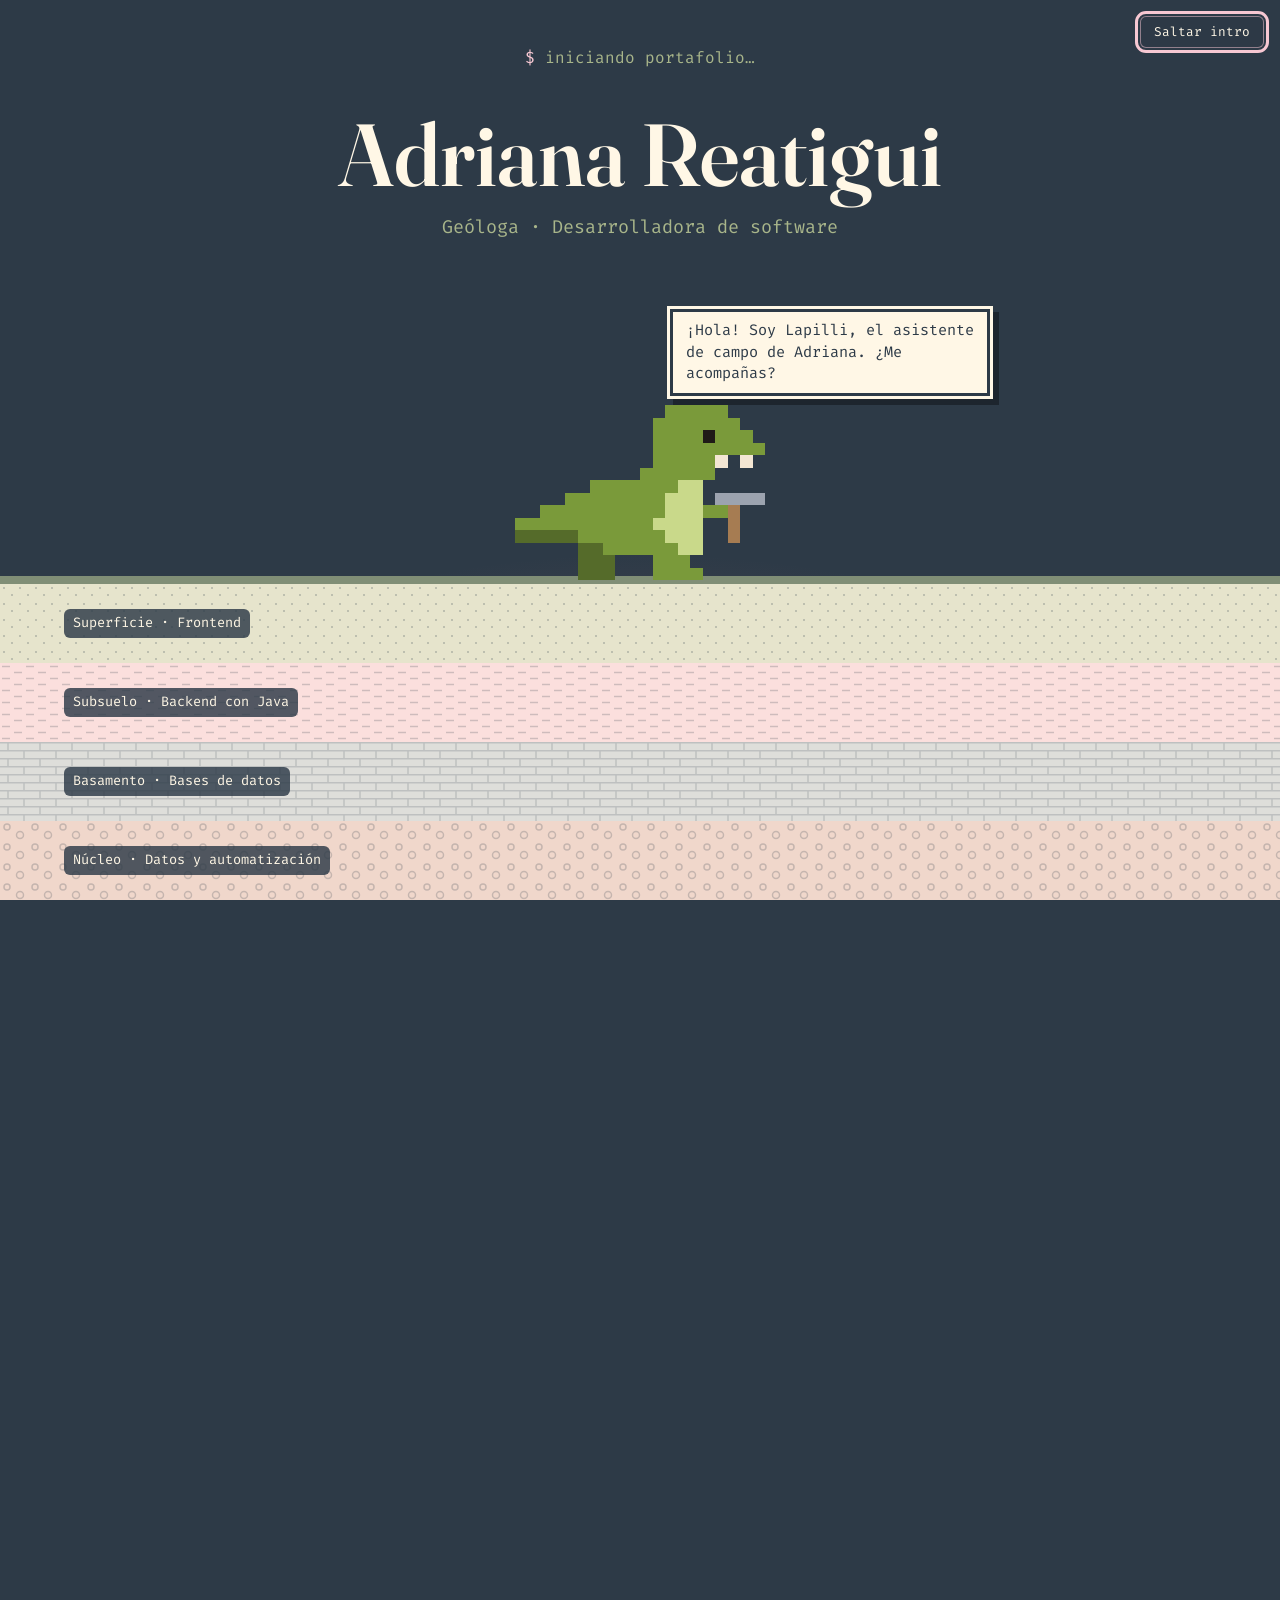
<file: index.html>
<!DOCTYPE html>
<html lang="es" data-motion="on" data-mode="static">

<head>
  <meta charset="UTF-8">
  <meta name="viewport" content="width=device-width, initial-scale=1.0, viewport-fit=cover">
  <meta name="color-scheme" content="light">
  <meta name="theme-color" content="#2d3a47">
  <title data-i18n="meta.title">Adriana Reatigui · Geóloga y desarrolladora de software</title>
  <meta name="description"
    content="Portafolio de Adriana Reatigui, geóloga de la UIS y desarrolladora de software junior: bases de datos, Python, automatización con n8n y proyectos de geociencias.">
  <link rel="icon" href="assets/favicon.svg" type="image/svg+xml">
  <link rel="preconnect" href="https://fonts.googleapis.com">
  <link rel="preconnect" href="https://fonts.gstatic.com" crossorigin>
  <link rel="stylesheet"
    href="https://fonts.googleapis.com/css2?family=DM+Sans:opsz,wght@9..40,400..700&family=Fira+Code:wght@400..500&family=Fraunces:ital,opsz,wght@0,9..144,500..700;1,9..144,500&display=swap">
  <link rel="stylesheet" href="css/tokens.css">
  <link rel="stylesheet" href="css/base.css">
  <link rel="stylesheet" href="css/sections.css">
  <link rel="stylesheet" href="css/bands.css">
  <link rel="stylesheet" href="css/scene.css">
  <link rel="stylesheet" href="css/mascot.css">
  <link rel="stylesheet" href="css/intro.css">
  <script>
    // Lapilli se ve, salvo que el visitante lo oculte en Ajustes (ui/settings.js).
    // Presentación a pantalla completa (js/intro.js): una vez por sesión, nunca con
    // movimiento reducido o con las animaciones en pausa; ?intro la fuerza.
    // Mientras tanto la página espera escondida; si el JavaScript no arranca en
    // 6 s, se muestra igual.
    (function () {
      var root = document.documentElement;
      try {
        if (localStorage.getItem('portafolio:mascota') === 'oculto') root.classList.add('no-lapilli');
        var force = /[?&]intro\b/.test(location.search);
        var seen = sessionStorage.getItem('portafolio:intro') === 'visto';
        var paused = localStorage.getItem('portafolio:animaciones') === 'off' || /[?&]motion=off\b/.test(location.search);
        var reduce = matchMedia('(prefers-reduced-motion: reduce)').matches;
        if ((force || !seen) && !paused && !reduce) {
          root.classList.add('has-intro');
          setTimeout(function () {
            if (!window.__introStarted) root.classList.remove('has-intro');
          }, 6000);
        }
      } catch (error) {
        // Sin almacenamiento: no hay presentación
      }
    })();
  </script>
  <script type="module" src="js/main.js"></script>
</head>

<body>
  <a class="skip-link" href="#contenido" data-i18n="skip">Saltar al contenido</a>

  <!-- Cabecera: navegación, pausa de animaciones e idioma -->
  <header class="header theme-dark">
    <div class="header__bar">
      <a class="header__brand" href="#inicio">Adriana Reatigui</a>
      <nav class="nav" aria-label="Secciones" data-i18n-attr="aria-label:nav.label">
        <ul class="nav__list">
          <li><a class="nav__link" href="#sobre-mi" data-i18n="nav.about">Sobre mí</a></li>
          <li><a class="nav__link" href="#proyectos" data-i18n="nav.projects">Proyectos</a></li>
          <li><a class="nav__link" href="#habilidades" data-i18n="nav.skills">Habilidades</a></li>
          <li><a class="nav__link" href="#intereses" data-i18n="nav.interests">Intereses</a></li>
          <li><a class="nav__link" href="#contacto" data-i18n="nav.contact">Contacto</a></li>
        </ul>
      </nav>
      <!-- Ajustes: animaciones, Lapilli y paleta de colores (ui/settings.js) -->
      <details class="settings">
        <summary class="settings__toggle" data-i18n="settings.title">Ajustes</summary>
        <div class="settings__panel">
          <p class="settings__label" data-i18n="settings.motion">Animaciones</p>
          <button class="motion-toggle" type="button" aria-pressed="false">Pausar animaciones</button>
          <p class="settings__label">Lapilli</p>
          <button class="settings__lapilli" type="button" aria-pressed="false">Ocultar a Lapilli</button>
          <p class="settings__label" data-i18n="settings.palette">Paleta de colores</p>
          <div class="settings__palettes"></div>
        </div>
      </details>
      <button class="lang-toggle" type="button" aria-label="Ver el sitio en inglés">EN</button>
    </div>
  </header>

  <main id="contenido">

    <!-- ===== Inicio ===== -->
    <section class="section hero theme-dark" id="inicio" data-segment="inicio" data-kind="section" aria-labelledby="inicio-titulo">
      <canvas class="hero__cross-section" aria-hidden="true"></canvas>
      <div class="section__inner hero__inner">
        <p class="eyebrow" data-i18n="hero.eyebrow">Geología · Datos · Software</p>
        <h1 class="hero__title" id="inicio-titulo">Adriana Reatigui</h1>
        <p class="hero__role" data-i18n="hero.role">Geóloga · Desarrolladora de software junior</p>
        <p class="hero__lead" data-i18n="hero.lead">Uno la geología con el desarrollo de software: diseño bases de datos, automatizo procesos y analizo datos geoespaciales con Python.</p>
        <div class="hero__actions">
          <a class="button button--primary" href="#proyectos" data-i18n="hero.ctaProjects">Ver proyectos</a>
          <a class="button button--ghost" href="https://drive.google.com/file/d/1ZBZfrvd6slu5K-ElF_vAASkcMWQdgIEA/view?usp=sharing" target="_blank" rel="noopener" data-i18n-html="hero.ctaCv">Hoja de vida<span class="visually-hidden"> en PDF, se abre en otra pestaña</span></a>
          <a class="button button--ghost" href="#contacto" data-i18n="hero.ctaContact">Contacto</a>
        </div>
        <!-- Decorativa: repite en código lo que ya dicen "Sobre mí" y "Habilidades".
             Cada línea se escribe sola: --n es su número de letras y --d cuándo empieza.
             Hay una versión por idioma; el CSS muestra la del idioma de la página. -->
        <figure class="terminal" aria-hidden="true">
          <p class="terminal__bar"><span></span><span></span><span></span>adriana@portafolio: ~</p>
          <pre class="terminal__body" lang="es"><code><span class="terminal__line" style="--n: 16; --d: 300ms"><span class="code__prompt">$</span> cat adriana.js</span>
<span class="terminal__line" style="--n: 24; --d: 780ms"><span class="code__comment">// Bucaramanga, Colombia</span></span>
<span class="terminal__line" style="--n: 17; --d: 1430ms"><span class="code__keyword">const</span> <span class="code__name">adriana</span> = {</span>
<span class="terminal__line" style="--n: 37; --d: 1930ms">  <span class="code__key">rol</span>: [<span class="code__string">'geóloga'</span>, <span class="code__string">'desarrolladora'</span>],</span>
<span class="terminal__line" style="--n: 42; --d: 2870ms">  <span class="code__key">frontend</span>: [<span class="code__string">'HTML'</span>, <span class="code__string">'CSS'</span>, <span class="code__string">'JavaScript'</span>],</span>
<span class="terminal__line" style="--n: 41; --d: 3920ms">  <span class="code__key">datos</span>: [<span class="code__string">'SQL'</span>, <span class="code__string">'Python'</span>, <span class="code__string">'PostgreSQL'</span>],</span>
<span class="terminal__line" style="--n: 37; --d: 4950ms">  <span class="code__key">backend</span>: [<span class="code__string">'Java'</span>, <span class="code__string">'Maven'</span>, <span class="code__string">'JDBC'</span>],</span>
<span class="terminal__line" style="--n: 37; --d: 5884ms">  <span class="code__key">geo</span>: [<span class="code__string">'ArcGIS Pro'</span>, <span class="code__string">'QGIS'</span>, <span class="code__string">'DEM'</span>],</span>
<span class="terminal__line" style="--n: 2; --d: 6820ms">};</span>
<span class="terminal__line" style="--n: 3; --d: 6990ms"><span class="code__prompt">$</span> <span class="terminal__cursor"></span></span></code></pre>
          <pre class="terminal__body" lang="en"><code><span class="terminal__line" style="--n: 16; --d: 300ms"><span class="code__prompt">$</span> cat adriana.js</span>
<span class="terminal__line" style="--n: 24; --d: 780ms"><span class="code__comment">// Bucaramanga, Colombia</span></span>
<span class="terminal__line" style="--n: 17; --d: 1430ms"><span class="code__keyword">const</span> <span class="code__name">adriana</span> = {</span>
<span class="terminal__line" style="--n: 35; --d: 1930ms">  <span class="code__key">role</span>: [<span class="code__string">'geologist'</span>, <span class="code__string">'developer'</span>],</span>
<span class="terminal__line" style="--n: 42; --d: 2820ms">  <span class="code__key">frontend</span>: [<span class="code__string">'HTML'</span>, <span class="code__string">'CSS'</span>, <span class="code__string">'JavaScript'</span>],</span>
<span class="terminal__line" style="--n: 40; --d: 3870ms">  <span class="code__key">data</span>: [<span class="code__string">'SQL'</span>, <span class="code__string">'Python'</span>, <span class="code__string">'PostgreSQL'</span>],</span>
<span class="terminal__line" style="--n: 37; --d: 4870ms">  <span class="code__key">backend</span>: [<span class="code__string">'Java'</span>, <span class="code__string">'Maven'</span>, <span class="code__string">'JDBC'</span>],</span>
<span class="terminal__line" style="--n: 37; --d: 5804ms">  <span class="code__key">geo</span>: [<span class="code__string">'ArcGIS Pro'</span>, <span class="code__string">'QGIS'</span>, <span class="code__string">'DEM'</span>],</span>
<span class="terminal__line" style="--n: 2; --d: 6740ms">};</span>
<span class="terminal__line" style="--n: 3; --d: 6910ms"><span class="code__prompt">$</span> <span class="terminal__cursor"></span></span></code></pre>
        </figure>
        <p class="hero__hint" data-i18n="hero.hint">Lapilli, mi T-Rex en pixel art, te acompaña mientras bajas.</p>
        <div class="hero__mascot-slot"></div>
      </div>
    </section>

    <!-- Franja 1: corte geológico; en escritorio route.js dibuja el terreno con sus estratos -->
    <div class="band" data-segment="band-1" data-kind="band">
      <div class="band__scene" aria-hidden="true"></div>
    </div>

    <!-- ===== Sobre mí: la foto en el centro, un texto a cada lado ===== -->
    <section class="section about" id="sobre-mi" data-segment="sobre-mi" data-kind="section" aria-labelledby="sobre-mi-titulo">
      <div class="section__inner">
        <p class="eyebrow" aria-hidden="true"><span class="eyebrow__index">01</span>sobre-mi.md</p>
        <h2 id="sobre-mi-titulo" data-i18n="about.title">Sobre mí</h2>
        <div class="about__intro">
          <p class="about__text" data-i18n="about.p1">Soy geóloga de la Universidad Industrial de Santander y estoy cursando el Técnico en Desarrollo de Software en Campuslands. Hoy programo sobre todo en Java, diseño bases de datos y automatizo procesos con n8n, y uso Python para analizar datos geoespaciales.</p>
          <figure class="about__portrait reveal">
            <img src="assets/img/retrato-acuarela.webp" width="480" height="676" loading="lazy"
              alt="Retrato en acuarela de Adriana con sombrero de campo y camisa a cuadros" data-i18n-attr="alt:about.portraitAlt">
            <figcaption data-i18n="about.portraitCaption">Retrato en acuarela</figcaption>
          </figure>
          <p class="about__text" data-i18n="about.p2">Me interesa llevar el software a problemas reales de la geología, la energía y el medio ambiente: organizar datos, automatizar análisis y construir herramientas útiles para otras personas.</p>
        </div>

        <!-- Lo que estoy haciendo hoy -->
        <div class="now">
          <h3 class="now__title" data-i18n="about.nowTitle">Ahora mismo</h3>
          <ul class="now__list">
            <li data-i18n="about.now1">Cursando el Técnico en Desarrollo de Software en Campuslands, que termino en 2027.</li>
            <li data-i18n="about.now2">Aprendiendo Spring Boot para construir el backend de aplicaciones en Java.</li>
            <li data-i18n="about.now3">Abierta a oportunidades en desarrollo de software, datos y geociencias.</li>
          </ul>
        </div>

        <h3 data-i18n="about.crossTitle">Donde se cruzan la tierra y el código</h3>
        <table class="crossover">
          <thead>
            <tr>
              <th scope="col" data-i18n="about.crossGeo">En Geología (UIS) aprendí a…</th>
              <th scope="col" data-i18n="about.crossDev">En el software lo aplico para…</th>
            </tr>
          </thead>
          <!-- Cada fila: una materia de la carrera y dónde la uso hoy -->
          <tbody>
            <tr>
              <td><span class="crossover__tag" data-i18n="about.cross1tag">Estratigrafía</span><span data-i18n="about.cross1a">Leer una sucesión de capas en orden y reconstruir cómo se formó.</span></td>
              <td><span class="crossover__tag">Java · MVC + DAO</span><span data-i18n="about.cross1b">Organizar una aplicación por capas, cada una con su función, como en Frescura Total.</span></td>
            </tr>
            <tr>
              <td><span class="crossover__tag" data-i18n="about.cross2tag">Campo I y II</span><span data-i18n="about.cross2a">Tomar datos en campo, revisarlos y descartar los que no son confiables.</span></td>
              <td><span class="crossover__tag">MySQL · triggers</span><span data-i18n="about.cross2b">Validar los datos antes de guardarlos, con restricciones y triggers, como en ASOGASINGA.</span></td>
            </tr>
            <tr>
              <td><span class="crossover__tag" data-i18n="about.cross3tag">Geoestadística y SIG</span><span data-i18n="about.cross3a">Analizar datos espaciales y medir patrones con estadística.</span></td>
              <td><span class="crossover__tag">Python</span><span data-i18n="about.cross3b">Automatizar el análisis de mi tesis en notebooks reproducibles: rosas de orientación y estadística circular.</span></td>
            </tr>
            <tr>
              <td><span class="crossover__tag" data-i18n="about.cross4tag">Geología estructural</span><span data-i18n="about.cross4a">Entender cómo se conectan fallas, pliegues y esfuerzos en un mismo sistema.</span></td>
              <td><span class="crossover__tag">n8n · PostgreSQL</span><span data-i18n="about.cross4b">Conectar servicios, datos e IA en flujos automáticos, como en Campus OPS y TalentFlow AI.</span></td>
            </tr>
          </tbody>
        </table>

        <dl class="facts">
          <div>
            <dt data-i18n="about.education">Formación</dt>
            <dd data-i18n="about.educationGeo">Geología, Universidad Industrial de Santander (2021–2026)</dd>
            <dd data-i18n="about.educationSoft">Técnico en Desarrollo de Software, Campuslands (2026–2027)</dd>
            <dd class="facts__note" data-i18n="about.educationExtra">En la UIS fui auxiliar de Sedimentología y de Geología para Ingenieros, y participé en semilleros de investigación como el SEGET (Geología Estructural y Tectónica).</dd>
          </div>
          <div>
            <dt data-i18n="about.languages">Idiomas</dt>
            <dd data-i18n="about.languagesValue">Español nativo · Inglés B1, en progreso</dd>
          </div>
          <div>
            <dt data-i18n="about.base">Base</dt>
            <dd>Bucaramanga, Colombia</dd>
          </div>
        </dl>

        <h3 data-i18n="about.valuesTitle">Mis valores</h3>
        <ul class="values">
          <li><strong data-i18n="about.value1">Dedicación</strong><span data-i18n="about.value1Text">Comprometida con mi aprendizaje diario.</span></li>
          <li><strong data-i18n="about.value2">Curiosidad</strong><span data-i18n="about.value2Text">Siempre explorando, actualizándome y aprendiendo.</span></li>
          <li><strong data-i18n="about.value3">Reto personal</strong><span data-i18n="about.value3Text">Me gusta salir de mi zona de confort y retarme.</span></li>
          <li><strong data-i18n="about.value4">Creatividad</strong><span data-i18n="about.value4Text">Busco soluciones distintas a cada problema.</span></li>
        </ul>
      </div>
    </section>

    <!-- Franja 2: corte geológico; en escritorio route.js dibuja el terreno con sus estratos -->
    <div class="band" data-segment="band-2" data-kind="band">
      <div class="band__scene" aria-hidden="true"></div>
    </div>

    <!-- ===== Proyectos: una caja de núcleos de perforación ===== -->
    <section class="section projects" id="proyectos" data-segment="proyectos" data-kind="section" aria-labelledby="proyectos-titulo">
      <div class="section__inner">
        <p class="eyebrow" aria-hidden="true"><span class="eyebrow__index">02</span>proyectos/</p>
        <h2 id="proyectos-titulo" data-i18n="projects.title">Proyectos</h2>
        <p class="projects__intro" data-i18n="projects.intro">Proyectos de desarrollo de software y de geociencias en los que he trabajado, sola o en equipo. Elige un núcleo de la caja para ver sus detalles.</p>

        <div class="core-box">
          <!-- Cada núcleo abre su ficha (ui/projects.js). Sin JavaScript se ven todas las fichas. -->
          <div class="core-box__list">
            <p class="core-box__label" aria-hidden="true"><span data-i18n="projects.boxLabel">Caja de núcleos</span> · 2021–2026</p>
            <p class="core-box__group" data-i18n="projects.groupSoftware">Desarrollo de software</p>
            <button class="core" type="button" aria-expanded="true" aria-controls="p-campus"><span class="core__id">N-01</span><span class="core__name">Campus OPS</span><span class="core__badge" data-i18n="projects.badgeHackathon">Hackatón</span></button>
            <button class="core" type="button" aria-expanded="false" aria-controls="p-frescura"><span class="core__id">N-02</span><span class="core__name">Frescura Total</span></button>
            <button class="core" type="button" aria-expanded="false" aria-controls="p-techshop"><span class="core__id">N-03</span><span class="core__name">AS_TechShop</span></button>
            <button class="core" type="button" aria-expanded="false" aria-controls="p-asogasinga"><span class="core__id">N-04</span><span class="core__name">ASOGASINGA</span></button>
            <button class="core" type="button" aria-expanded="false" aria-controls="p-talentflow"><span class="core__id">N-05</span><span class="core__name">TalentFlow AI</span></button>
            <button class="core" type="button" aria-expanded="false" aria-controls="p-acme"><span class="core__id">N-06</span><span class="core__name">Acme School</span></button>
            <p class="core-box__group" data-i18n="projects.groupGeo">Geociencias</p>
            <button class="core" type="button" aria-expanded="false" aria-controls="p-thesis"><span class="core__id">N-07</span><span class="core__name" data-i18n="core.thesis">Tesis: volcanes y fallas</span></button>
            <button class="core" type="button" aria-expanded="false" aria-controls="p-poster"><span class="core__id">N-08</span><span class="core__name" data-i18n="core.poster">Póster: fallas poligonales</span></button>
            <button class="core" type="button" aria-expanded="false" aria-controls="p-corte"><span class="core__id">N-09</span><span class="core__name" data-i18n="core.corte">Póster: corte de Santander</span></button>
          </div>

          <div class="core-box__panels">
            <article class="specimen" id="p-campus" data-rex="Campus OPS: 8 workflows de n8n funcionan como API REST sobre PostgreSQL 17." data-rex-en="Campus OPS: 8 n8n workflows work as a REST API on top of PostgreSQL 17.">
              <p class="specimen__tag"><span class="specimen__badge" data-i18n="p.campus.tag">Hackatón Campuslands</span><span>2026</span></p>
              <h3 class="specimen__title">Campus OPS</h3>
              <p class="specimen__subtitle" data-i18n="p.campus.subtitle">Gestión operativa con triaje de incidencias por IA</p>
              <p class="specimen__description" data-i18n="p.campus.desc">MVP del Hackatón Campuslands que une la reserva de espacios, el préstamo de equipos y las incidencias. La IA clasifica y prioriza los reportes, y una incidencia crítica deja el recurso en mantenimiento hasta resolverse.</p>
              <ul class="chips">
                <li class="chip">JavaScript</li>
                <li class="chip">n8n</li>
                <li class="chip">PostgreSQL 17</li>
                <li class="chip">Docker Compose</li>
                <li class="chip" data-i18n="chip.ai">IA</li>
              </ul>
              <p class="specimen__team" data-i18n="p.campus.team">Trabajo en equipo</p>
              <a class="specimen__link specimen__link--case" href="proyectos/campus-ops.html"><span data-i18n="projects.case">Ver caso completo</span> <span aria-hidden="true">→</span></a>
              <a class="specimen__link" href="https://github.com/reatiguiadriana901/gestionSalonesHackaton" target="_blank" rel="noopener" aria-label="Ver el repositorio de Campus OPS (se abre en otra pestaña)" data-i18n-attr="aria-label:p.campus.repo"><span data-i18n="projects.repo">Ver repositorio</span> <span aria-hidden="true">↗</span></a>
            </article>

            <article class="specimen" id="p-frescura" data-rex="FEFO: primero sale el lote que vence primero." data-rex-en="FEFO: the lot that expires first ships first.">
              <p class="specimen__tag"><span data-i18n="p.frescura.tag">Java · en equipo</span><span>2026</span></p>
              <h3 class="specimen__title">Frescura Total</h3>
              <p class="specimen__subtitle" data-i18n="p.frescura.subtitle">ERP de consola para una bodega de alimentos</p>
              <p class="specimen__description" data-i18n="p.frescura.desc">Sistema de gestión en Java 21 y MySQL: inventario por lotes que despacha primero lo que vence primero (FEFO), cuarentena por calidad, trazabilidad de lotes, ventas, proveedores, rutas de entrega y facturas con código QR. Arquitectura MVC con DAO y una base de datos de 22 tablas.</p>
              <ul class="chips">
                <li class="chip">Java 21</li>
                <li class="chip">Maven</li>
                <li class="chip">MySQL</li>
                <li class="chip">JDBC</li>
                <li class="chip">MVC + DAO</li>
              </ul>
              <p class="specimen__team" data-i18n="p.frescura.team">En equipo de tres</p>
              <a class="specimen__link specimen__link--case" href="proyectos/frescura-total.html"><span data-i18n="projects.case">Ver caso completo</span> <span aria-hidden="true">→</span></a>
              <a class="specimen__link" href="https://github.com/Eidan210/Frescura-Total-Proyecto-Java" target="_blank" rel="noopener" aria-label="Ver el repositorio de Frescura Total (se abre en otra pestaña)" data-i18n-attr="aria-label:p.frescura.repo"><span data-i18n="projects.repo">Ver repositorio</span> <span aria-hidden="true">↗</span></a>
            </article>

            <article class="specimen" id="p-techshop" data-rex="Funciones de ventana como LAG y PERCENT_RANK para analizar ventas." data-rex-en="Window functions like LAG and PERCENT_RANK to analyze sales.">
              <p class="specimen__tag"><span data-i18n="tag.database">Base de datos</span><span>2026</span></p>
              <h3 class="specimen__title">AS_TechShop</h3>
              <p class="specimen__subtitle" data-i18n="p.techshop.subtitle">Base de datos y analítica para un e-commerce</p>
              <p class="specimen__description" data-i18n="p.techshop.desc">Modelo relacional en MySQL 8 con consultas analíticas (CTE y funciones de ventana como PERCENT_RANK y LAG), procedimientos transaccionales, triggers, eventos programados y seguridad por roles.</p>
              <ul class="chips">
                <li class="chip">MySQL 8</li>
                <li class="chip">SQL</li>
                <li class="chip" data-i18n="chip.relational">Modelado relacional</li>
              </ul>
              <p class="specimen__team" data-i18n="p.techshop.team">En pareja con Sergio Daniel Flórez López</p>
              <a class="specimen__link specimen__link--case" href="proyectos/as-techshop.html"><span data-i18n="projects.case">Ver caso completo</span> <span aria-hidden="true">→</span></a>
              <a class="specimen__link" href="https://github.com/reatiguiadriana901/Proyecto-Ecommerce-Mysql" target="_blank" rel="noopener" aria-label="Ver el repositorio de AS_TechShop (se abre en otra pestaña)" data-i18n-attr="aria-label:p.techshop.repo"><span data-i18n="projects.repo">Ver repositorio</span> <span aria-hidden="true">↗</span></a>
            </article>

            <article class="specimen" id="p-asogasinga" data-rex="Triggers que validan el peso del ganado y los intervalos de vacunación." data-rex-en="Triggers that validate cattle weight and vaccination intervals.">
              <p class="specimen__tag"><span data-i18n="tag.database">Base de datos</span><span>2026</span></p>
              <h3 class="specimen__title">Sistema ASOGASINGA</h3>
              <p class="specimen__subtitle" data-i18n="p.asogasinga.subtitle">Base de datos para control ganadero</p>
              <p class="specimen__description" data-i18n="p.asogasinga.desc">Doce tablas en MySQL para fincas, ganado, producción de leche, vacunación y personal. Tiene procedimientos y funciones, triggers que validan el peso y los intervalos de vacunación, eventos programados y usuarios con privilegio mínimo.</p>
              <ul class="chips">
                <li class="chip">MySQL</li>
                <li class="chip">SQL</li>
                <li class="chip" data-i18n="chip.roles">Seguridad por roles</li>
              </ul>
              <p class="specimen__team" data-i18n="p.asogasinga.team">Proyecto individual</p>
              <a class="specimen__link specimen__link--case" href="proyectos/asogasinga.html"><span data-i18n="projects.case">Ver caso completo</span> <span aria-hidden="true">→</span></a>
              <a class="specimen__link" href="https://github.com/reatiguiadriana901/Sistema-ASOGASINGA" target="_blank" rel="noopener" aria-label="Ver el repositorio de Sistema ASOGASINGA (se abre en otra pestaña)" data-i18n-attr="aria-label:p.asogasinga.repo"><span data-i18n="projects.repo">Ver repositorio</span> <span aria-hidden="true">↗</span></a>
            </article>

            <article class="specimen" id="p-talentflow" data-rex="TalentFlow lee hojas de vida en PDF y las evalúa con Gemini." data-rex-en="TalentFlow reads PDF résumés and evaluates them with Gemini.">
              <p class="specimen__tag"><span data-i18n="p.talentflow.tag">Automatización con IA</span><span>2026</span></p>
              <h3 class="specimen__title">TalentFlow AI</h3>
              <p class="specimen__subtitle" data-i18n="p.talentflow.subtitle">Evaluación de postulaciones con n8n e IA</p>
              <p class="specimen__description" data-i18n="p.talentflow.desc">Recibe postulaciones desde un formulario web, extrae el texto de la hoja de vida en PDF, la evalúa con Google Gemini frente a la vacante, registra en PostgreSQL y Google Sheets y avisa a Recursos Humanos por Gmail y Telegram.</p>
              <ul class="chips">
                <li class="chip">n8n</li>
                <li class="chip">Google Gemini</li>
                <li class="chip">PostgreSQL</li>
                <li class="chip">Google Sheets</li>
              </ul>
              <p class="specimen__team" data-i18n="p.talentflow.team">Proyecto de automatización</p>
              <a class="specimen__link specimen__link--case" href="proyectos/talentflow-ai.html"><span data-i18n="projects.case">Ver caso completo</span> <span aria-hidden="true">→</span></a>
              <a class="specimen__link" href="https://github.com/reatiguiadriana901/proyecto-N8N-" target="_blank" rel="noopener" aria-label="Ver el repositorio de TalentFlow AI (se abre en otra pestaña)" data-i18n-attr="aria-label:p.talentflow.repo"><span data-i18n="projects.repo">Ver repositorio</span> <span aria-hidden="true">↗</span></a>
            </article>

            <article class="specimen" id="p-acme" data-rex="Exámenes con temporizador, en JavaScript sin frameworks." data-rex-en="Timed exams, in JavaScript with no frameworks.">
              <p class="specimen__tag"><span data-i18n="p.acme.tag">Aplicación web</span><span>2026</span></p>
              <h3 class="specimen__title">Acme School</h3>
              <p class="specimen__subtitle" data-i18n="p.acme.subtitle">Plataforma de exámenes en línea</p>
              <p class="specimen__description" data-i18n="p.acme.desc">App en JavaScript vanilla con un módulo administrativo (inicio de sesión, CRUD de usuarios y de exámenes con preguntas dinámicas) y un módulo público donde los estudiantes presentan exámenes con temporizador.</p>
              <ul class="chips">
                <li class="chip">JavaScript</li>
                <li class="chip">HTML5</li>
                <li class="chip">CSS3</li>
                <li class="chip">localStorage</li>
              </ul>
              <p class="specimen__team" data-i18n="p.acme.team">Con Santiago Becerra y Cristian Solano, bajo Scrum</p>
              <a class="specimen__link specimen__link--case" href="proyectos/acme-school.html"><span data-i18n="projects.case">Ver caso completo</span> <span aria-hidden="true">→</span></a>
              <a class="specimen__link" href="https://github.com/reatiguiadriana901/ProyectoAcmesSchool_JavaScript_Becerra_Reatigui_Solano" target="_blank" rel="noopener" aria-label="Ver el repositorio de Acme School (se abre en otra pestaña)" data-i18n-attr="aria-label:p.acme.repo"><span data-i18n="projects.repo">Ver repositorio</span> <span aria-hidden="true">↗</span></a>
            </article>

            <article class="specimen" id="p-thesis" data-rex="15 de 19 conos aptos se alinean con una falla o un lineamiento." data-rex-en="15 of 19 suitable cones line up with a fault or a lineament.">
              <p class="specimen__tag"><span data-i18n="p.thesis.tag">Trabajo de grado</span><span>2026</span></p>
              <h3 class="specimen__title" data-i18n="p.thesis.title">Volcanes que siguen fallas</h3>
              <p class="specimen__subtitle" data-i18n="p.thesis.subtitle">Tesis de Geología · Universidad Industrial de Santander</p>
              <p class="specimen__description" data-i18n="p.thesis.desc">Análisis morfométrico y morfoestructural de los conos del Campo Volcánico Monogenético Isnos–San Agustín (Huila). Medí 20 conos sobre un modelo digital de elevación y comparé su orientación con fallas y lineamientos: 15 de 19 conos aptos se alinean con una estructura, con un desfase medio de 6,6°.</p>
              <ul class="chips">
                <li class="chip">Python</li>
                <li class="chip">GeoPandas</li>
                <li class="chip">Rasterio</li>
                <li class="chip">Jupyter</li>
                <li class="chip">ArcGIS Pro</li>
                <li class="chip">QGIS</li>
              </ul>
              <p class="specimen__team" data-i18n="p.thesis.team">Directora: Dayana Andrea Schonwalder-Angel, PhD · Código disponible bajo solicitud</p>
              <a class="specimen__link specimen__link--case" href="proyectos/tesis.html"><span data-i18n="projects.case">Ver caso completo</span> <span aria-hidden="true">→</span></a>
            </article>

            <article class="specimen" id="p-poster" data-rex="Las fallas poligonales se forman por compactación, sin necesidad de tectónica regional." data-rex-en="Polygonal faults form through compaction, without regional tectonics.">
              <p class="specimen__tag"><span data-i18n="p.poster.tag">Congreso</span><span>2025</span></p>
              <h3 class="specimen__title" data-i18n="p.poster.title">Fallas poligonales y atributos sísmicos</h3>
              <p class="specimen__subtitle" data-i18n="p.poster.subtitle">Póster · XX Congreso Colombiano de Geología</p>
              <p class="specimen__description" data-i18n="p.poster.desc">Caracterizamos el sistema de fallas poligonales del Grupo Hordaland (Mioceno), en la cuenca Outer Rough, y su posible relación con estructuras de colapso asociadas a disolución, mediante atributos sísmicos.</p>
              <ul class="chips">
                <li class="chip" data-i18n="chip.seismicInterp">Interpretación sísmica</li>
                <li class="chip" data-i18n="chip.seismicAttr">Atributos sísmicos</li>
                <li class="chip" data-i18n="chip.structural">Geología estructural</li>
              </ul>
              <p class="specimen__team" data-i18n="p.poster.team">Con Kevin Tarazona y Dilan Martínez Sánchez · UIS</p>
              <a class="specimen__link specimen__link--case" href="proyectos/poster-fallas-poligonales.html"><span data-i18n="projects.case">Ver caso completo</span> <span aria-hidden="true">→</span></a>
            </article>

            <article class="specimen" id="p-corte" data-rex="En el Valle Medio del Magdalena la deformación es thin-skinned; en el Macizo de Santander, thick-skinned." data-rex-en="Thin-skinned in the Middle Magdalena Valley, thick-skinned in the Santander Massif.">
              <p class="specimen__tag"><span data-i18n="p.corte.tag">Semana Técnica</span><span>2024</span></p>
              <h3 class="specimen__title" data-i18n="p.corte.title">Corte geológico del Macizo de Santander</h3>
              <p class="specimen__subtitle" data-i18n="p.corte.subtitle">Póster · XVI Semana Técnica de Geología</p>
              <p class="specimen__description" data-i18n="p.corte.desc">Elaboramos un corte geológico a escala 1:100.000 entre el Valle Medio del Magdalena y la Subcuenca de Málaga, e identificamos tres dominios estructurales: dos compresivos y uno transpresivo, en el Macizo de Santander.</p>
              <ul class="chips">
                <li class="chip" data-i18n="chip.structural">Geología estructural</li>
                <li class="chip" data-i18n="chip.crossSections">Cortes geológicos</li>
                <li class="chip" data-i18n="chip.tectonics">Tectónica</li>
              </ul>
              <p class="specimen__team" data-i18n="p.corte.team">Con Cristina Lizcano, Santiago Angulo, Bredman Sang, Francisco Velandia y Giovanny Jiménez · SEGET, UIS</p>
              <a class="specimen__link specimen__link--case" href="proyectos/poster-corte-santander.html"><span data-i18n="projects.case">Ver caso completo</span> <span aria-hidden="true">→</span></a>
            </article>
          </div>
        </div>
      </div>
    </section>

    <!-- Franja 3: corte geológico; en escritorio route.js dibuja el terreno con sus estratos -->
    <div class="band" data-segment="band-3" data-kind="band">
      <div class="band__scene" aria-hidden="true"></div>
    </div>

    <!-- ===== Habilidades ===== -->
    <section class="section skills" id="habilidades" data-segment="habilidades" data-kind="section" aria-labelledby="habilidades-titulo">
      <div class="section__inner">
        <p class="eyebrow" aria-hidden="true"><span class="eyebrow__index">03</span>stack.json</p>
        <h2 id="habilidades-titulo" data-i18n="skills.title">Habilidades</h2>
        <p data-i18n="skills.intro">Las herramientas que uso, organizadas por capas.</p>
        <ol class="strata">
          <li class="stratum">
            <p class="stratum__name"><span class="stratum__layer" data-i18n="skills.surface">Superficie</span>Frontend</p>
            <ul class="chips">
              <li class="chip">HTML5</li>
              <li class="chip">CSS3</li>
              <li class="chip" data-i18n="chip.esModules">JavaScript (módulos ES)</li>
            </ul>
          </li>
          <li class="stratum">
            <p class="stratum__name"><span class="stratum__layer" data-i18n="skills.subsurface">Subsuelo</span>Backend</p>
            <ul class="chips">
              <li class="chip" data-i18n="chip.javaOop">Java 21 (POO)</li>
              <li class="chip">Spring Boot</li>
              <li class="chip">Python</li>
              <li class="chip">Maven</li>
              <li class="chip">JDBC</li>
              <li class="chip">MVC + DAO</li>
            </ul>
          </li>
          <li class="stratum">
            <p class="stratum__name"><span class="stratum__layer" data-i18n="skills.basement">Basamento</span><span data-i18n="skills.databases">Bases de datos</span></p>
            <ul class="chips">
              <li class="chip">MySQL</li>
              <li class="chip">PostgreSQL</li>
              <li class="chip">SQL</li>
              <li class="chip" data-i18n="chip.relational">Modelado relacional</li>
            </ul>
          </li>
          <li class="stratum">
            <p class="stratum__name"><span class="stratum__layer" data-i18n="skills.core">Núcleo</span><span data-i18n="skills.dataAuto">Datos y automatización</span></p>
            <ul class="chips">
              <li class="chip">NumPy</li>
              <li class="chip">GeoPandas</li>
              <li class="chip">Jupyter</li>
              <li class="chip">n8n</li>
              <li class="chip" data-i18n="chip.gemini">IA con Gemini</li>
            </ul>
          </li>
          <li class="stratum">
            <p class="stratum__name"><span class="stratum__layer" data-i18n="skills.matrix">Matriz</span><span data-i18n="skills.workflow">Forma de trabajo</span></p>
            <ul class="chips">
              <li class="chip">Git</li>
              <li class="chip">GitHub</li>
              <li class="chip">Docker</li>
              <li class="chip">Scrum</li>
            </ul>
          </li>
          <li class="stratum">
            <p class="stratum__name"><span class="stratum__layer" data-i18n="skills.vein">Veta geoespacial</span><span data-i18n="skills.gis">SIG</span></p>
            <ul class="chips">
              <li class="chip">ArcGIS Pro</li>
              <li class="chip">QGIS</li>
              <li class="chip" data-i18n="chip.geoMapping">Cartografía geológica</li>
              <li class="chip" data-i18n="chip.crossSections">Cortes geológicos</li>
            </ul>
          </li>
        </ol>

        <!-- Cualidades: cada carta se voltea y cuenta por qué la tengo -->
        <div class="soft-skills">
          <h3 data-i18n="skills.softTitle">También me caracteriza</h3>
          <p class="passions__hint" data-i18n="skills.softHint">Pasa el cursor o toca una carta para ver por qué.</p>
          <ul class="traits">
            <li class="passion passion--trait reveal" tabindex="0">
              <div class="passion__inner">
                <div class="passion__face passion__face--front"><span class="trait__gem" aria-hidden="true"></span><h4 data-i18n="skills.trait1">Pensamiento crítico</h4></div>
                <div class="passion__face passion__face--back"><p class="trait__why" data-i18n="skills.why">Por qué</p><p data-i18n="skills.trait1Why">Comparo hipótesis y busco evidencia antes de concluir, como en geología. Al depurar código, voy a la causa del error y no solo al síntoma.</p></div>
              </div>
            </li>
            <li class="passion passion--trait reveal" tabindex="0">
              <div class="passion__inner">
                <div class="passion__face passion__face--front"><span class="trait__gem" aria-hidden="true"></span><h4 data-i18n="skills.trait2">Gestión del tiempo</h4></div>
                <div class="passion__face passion__face--back"><p class="trait__why" data-i18n="skills.why">Por qué</p><p data-i18n="skills.trait2Why">Planeo cada semana por prioridades y entregas; así he llevado al mismo tiempo la geología, el Técnico en Campuslands y mis proyectos.</p></div>
              </div>
            </li>
            <li class="passion passion--trait reveal" tabindex="0">
              <div class="passion__inner">
                <div class="passion__face passion__face--front"><span class="trait__gem" aria-hidden="true"></span><h4 data-i18n="skills.trait3">Aprendizaje autónomo</h4></div>
                <div class="passion__face passion__face--back"><p class="trait__why" data-i18n="skills.why">Por qué</p><p data-i18n="skills.trait3Why">Pasé de la geología al software y sigo aprendiendo por mi cuenta: Java, SQL, n8n y ahora Spring Boot.</p></div>
              </div>
            </li>
          </ul>
        </div>
      </div>
    </section>

    <!-- ===== Intereses: muestras que se voltean al pasar el cursor o al tocarlas ===== -->
    <section class="section passions" id="intereses" data-segment="intereses" data-kind="section" aria-labelledby="intereses-titulo">
      <div class="section__inner">
        <p class="eyebrow" aria-hidden="true"><span class="eyebrow__index">04</span>intereses.py</p>
        <h2 id="intereses-titulo" data-i18n="interests.title">Intereses</h2>
        <p data-i18n="interests.intro">Temas en los que quiero seguir creciendo, entre las geociencias, los datos y el backend.</p>
        <p class="passions__hint" data-i18n="interests.hint">Pasa el cursor o toca una muestra para leerla.</p>
        <ul class="passions__grid">
          <li class="passion reveal" tabindex="0">
            <div class="passion__inner">
              <div class="passion__face passion__face--front">
                <canvas class="pixel-icon" data-sprite="flask" width="16" height="16" aria-hidden="true"></canvas>
                <h3 data-i18n="interests.geochem">Geoquímica</h3>
              </div>
              <div class="passion__face passion__face--back">
                <p data-i18n="interests.geochemText">Interpretar la composición química de rocas y magmas para entender su origen y su evolución.</p>
              </div>
            </div>
          </li>
          <li class="passion reveal" tabindex="0">
            <div class="passion__inner">
              <div class="passion__face passion__face--front">
                <canvas class="pixel-icon" data-sprite="drop" width="16" height="16" aria-hidden="true"></canvas>
                <h3 data-i18n="interests.hydro">Hidrocarburos</h3>
              </div>
              <div class="passion__face passion__face--back">
                <p data-i18n="interests.hydroText">Cómo se forman, migran y se acumulan el petróleo y el gas en una cuenca sedimentaria.</p>
              </div>
            </div>
          </li>
          <li class="passion reveal" tabindex="0">
            <div class="passion__inner">
              <div class="passion__face passion__face--front">
                <canvas class="pixel-icon" data-sprite="crystal" width="16" height="16" aria-hidden="true"></canvas>
                <h3 data-i18n="interests.ore">Yacimientos minerales</h3>
              </div>
              <div class="passion__face passion__face--back">
                <p data-i18n="interests.oreText">Cómo los magmas y los fluidos hidrotermales concentran metales en la corteza.</p>
              </div>
            </div>
          </li>
          <li class="passion reveal" tabindex="0">
            <div class="passion__inner">
              <div class="passion__face passion__face--front">
                <canvas class="pixel-icon" data-sprite="leaf" width="16" height="16" aria-hidden="true"></canvas>
                <h3 data-i18n="interests.energy">Energía y medio ambiente</h3>
              </div>
              <div class="passion__face passion__face--back">
                <p data-i18n="interests.energyText">Cómo la geología apoya al sector energético y al cuidado del ambiente: recursos, transición energética e impacto ambiental.</p>
              </div>
            </div>
          </li>
          <li class="passion reveal" tabindex="0">
            <div class="passion__inner">
              <div class="passion__face passion__face--front">
                <canvas class="pixel-icon" data-sprite="chart" width="16" height="16" aria-hidden="true"></canvas>
                <h3 data-i18n="interests.geodata">Datos geoespaciales con Python</h3>
              </div>
              <div class="passion__face passion__face--back">
                <p data-i18n="interests.geodataText">Estadística direccional, rosetas y densidades con Python, en análisis reproducibles.</p>
              </div>
            </div>
          </li>
          <li class="passion reveal" tabindex="0">
            <div class="passion__inner">
              <div class="passion__face passion__face--front">
                <canvas class="pixel-icon" data-sprite="database" width="16" height="16" aria-hidden="true"></canvas>
                <h3 data-i18n="interests.db">Bases de datos</h3>
              </div>
              <div class="passion__face passion__face--back">
                <p data-i18n="interests.dbText">Modelado relacional con integridad: claves, restricciones, procedimientos y consultas analíticas.</p>
              </div>
            </div>
          </li>
          <li class="passion reveal" tabindex="0">
            <div class="passion__inner">
              <div class="passion__face passion__face--front">
                <canvas class="pixel-icon" data-sprite="gear" width="16" height="16" aria-hidden="true"></canvas>
                <h3 data-i18n="interests.auto">Automatización</h3>
              </div>
              <div class="passion__face passion__face--back">
                <p data-i18n="interests.autoText">Convertir tareas repetitivas en flujos que corren solos, como los workflows de n8n de Campus OPS y TalentFlow AI.</p>
              </div>
            </div>
          </li>
          <li class="passion reveal" tabindex="0">
            <div class="passion__inner">
              <div class="passion__face passion__face--front">
                <canvas class="pixel-icon" data-sprite="cup" width="16" height="16" aria-hidden="true"></canvas>
                <h3 data-i18n="interests.backend">Backend con Java</h3>
              </div>
              <div class="passion__face passion__face--back">
                <p data-i18n="interests.backendText">La parte del software que más disfruto: la lógica y los datos detrás de una aplicación. Ahora estoy aprendiendo Spring Boot.</p>
              </div>
            </div>
          </li>
        </ul>
      </div>
    </section>

    <!-- Franja 4: corte geológico; en escritorio route.js dibuja el terreno con sus estratos -->
    <div class="band" data-segment="band-4" data-kind="band">
      <div class="band__scene" aria-hidden="true"></div>
    </div>

    <!-- ===== Contacto ===== -->
    <section class="section contact theme-dark" id="contacto" data-segment="contacto" data-kind="section" aria-labelledby="contacto-titulo">
      <div class="section__inner">
        <p class="eyebrow" aria-hidden="true"><span class="eyebrow__index">05</span>contacto.sh</p>
        <h2 id="contacto-titulo" data-i18n="contact.title">Hablemos</h2>
        <p class="contact__lead" data-i18n="contact.lead">¿Tienes un proyecto de software o de geociencias? Me interesan las dos áreas: desarrollo web, bases de datos y automatización, y también geología, análisis geoespacial y datos de campo. Escríbeme y conversamos.</p>
        <ul class="contact__list">
          <li class="contact__item">
            <span class="contact__label" data-i18n="contact.email">Correo</span>
            <a href="mailto:reatiguiadriana901@gmail.com">reatiguiadriana901@gmail.com</a>
          </li>
          <li class="contact__item">
            <span class="contact__label">LinkedIn</span>
            <a href="https://www.linkedin.com/in/adriana-reatigui-333655322/" target="_blank" rel="noopener" data-i18n-html="contact.linkedin">in/adriana-reatigui<span class="visually-hidden"> (se abre en otra pestaña)</span></a>
          </li>
          <li class="contact__item">
            <span class="contact__label">GitHub</span>
            <a href="https://github.com/reatiguiadriana901" target="_blank" rel="noopener" data-i18n-html="contact.github">@reatiguiadriana901<span class="visually-hidden"> (se abre en otra pestaña)</span></a>
          </li>
        </ul>
        <a class="button button--primary" href="https://drive.google.com/file/d/1ZBZfrvd6slu5K-ElF_vAASkcMWQdgIEA/view?usp=sharing" target="_blank" rel="noopener" data-i18n-html="contact.cv">Ver mi hoja de vida (PDF)<span class="visually-hidden"> en Google Drive, se abre en otra pestaña</span></a>
      </div>
    </section>
  </main>

  <footer class="footer theme-dark">
    <p class="footer__quote" data-i18n="footer.quote">«Me gusta entender cómo funcionan las cosas.»</p>
    <p data-i18n="footer.copy">© 2026 Adriana Reatigui · Hecho a mano con HTML, CSS y JavaScript, sin frameworks.</p>
    <p class="footer__credits" data-i18n="footer.credits">Lapilli es un personaje original en pixel art.</p>
  </footer>

  <!-- Fondo animado: corte geológico (fx/cross-section.js) -->
  <canvas class="cross-section" id="cross-section" aria-hidden="true"></canvas>

  <!-- ===== Capa decorativa: ruta de Lapilli, escenario móvil y partículas ===== -->
  <div class="scene" aria-hidden="true">
    <svg class="scene__route" xmlns="http://www.w3.org/2000/svg">
      <defs>
        <!-- Estratos que se repiten cada 112 px: arenisca, lutita, caliza y conglomerado -->
        <pattern id="strata" width="64" height="112" patternUnits="userSpaceOnUse">
          <rect class="strata__sandstone" width="64" height="28"></rect>
          <rect class="strata__shale" y="28" width="64" height="28"></rect>
          <rect class="strata__limestone" y="56" width="64" height="28"></rect>
          <rect class="strata__conglomerate" y="84" width="64" height="28"></rect>
          <path class="strata__grains" d="M6 6h2v2H6zM22 15h2v2h-2zM40 7h2v2h-2zM54 19h2v2h-2zM14 21h2v2h-2zM32 3h2v2h-2zM47 12h2v2h-2z"></path>
          <path class="strata__marks" d="M4 36h10M26 36h10M48 36h10M14 47h10M36 47h10M58 47h6M0 47h2M0 70h64M16 56v14M48 56v14M32 70v14"></path>
          <circle class="strata__marks" cx="12" cy="97" r="4"></circle>
          <circle class="strata__marks" cx="34" cy="103" r="5"></circle>
          <circle class="strata__marks" cx="53" cy="92" r="3"></circle>
        </pattern>
      </defs>
      <path class="scene__terrain" id="route-terrain" d=""></path>
      <path class="scene__ground" id="route-ground" d=""></path>
      <path class="scene__trail" id="route-path" d=""></path>
      <path class="scene__trail scene__trail--done" id="route-done" d=""></path>
    </svg>
  </div>
  <div class="stage" hidden aria-hidden="true">
    <div class="stage__ground"></div>
  </div>
  <canvas class="fx-canvas" id="fx-canvas" aria-hidden="true"></canvas>

  <!-- Lapilli: un botón real, para que también funcione con teclado -->
  <button class="mascot" type="button" aria-label="Lapilli, la mascota T-Rex: actívala para escuchar un dato curioso" data-i18n-attr="aria-label:mascot.label">
    <canvas class="mascot__canvas" width="20" height="16"></canvas>
  </button>
  <div class="bubble" hidden aria-hidden="true">
    <p class="bubble__text"></p>
  </div>
  <p class="visually-hidden" id="sr-announcer" role="status"></p>
</body>

</html>
</file>
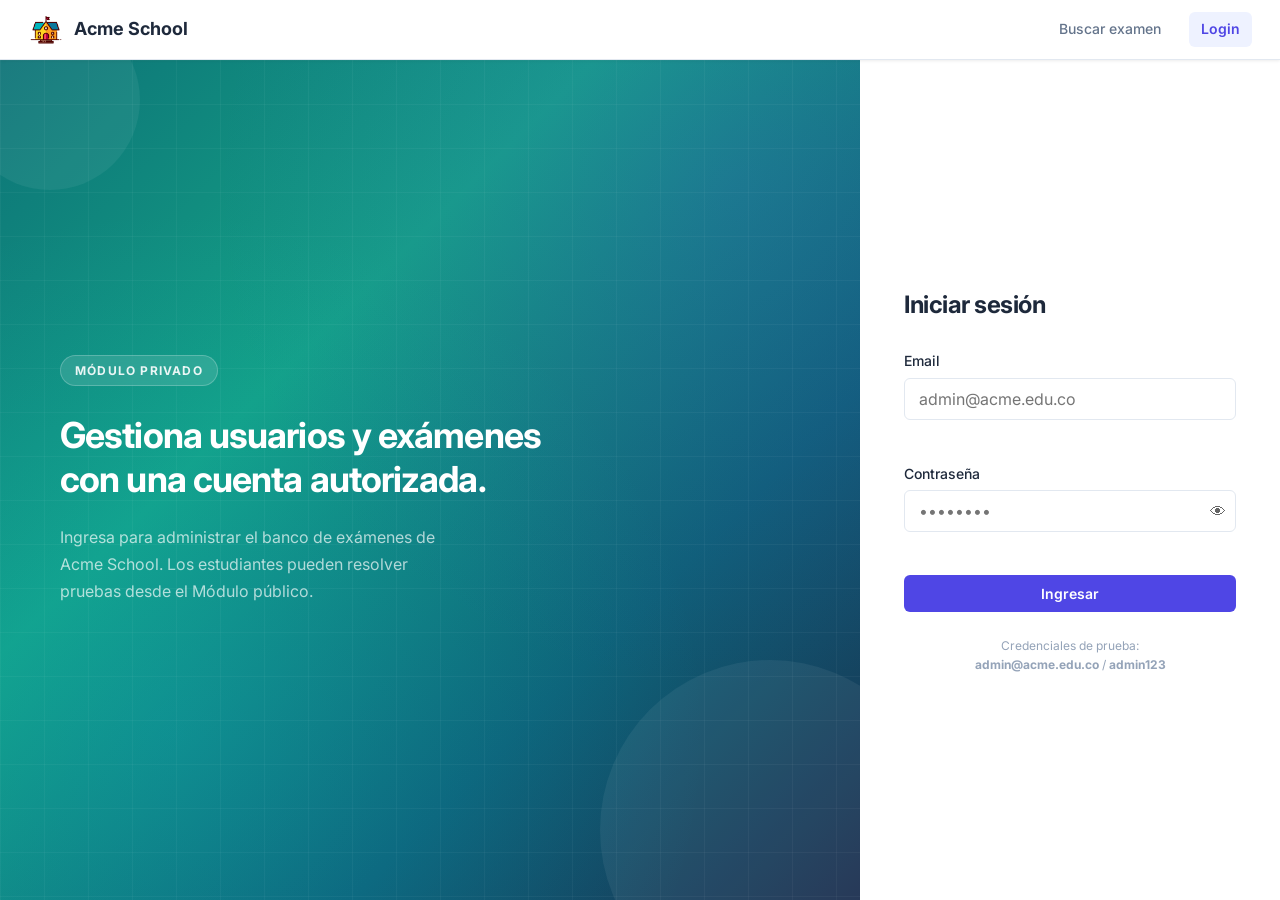
<file: proyectos/demos/acme-school/index.html>
<!DOCTYPE html>
<html lang="es">
<head>
  <meta charset="UTF-8" />
  <meta name="viewport" content="width=device-width, initial-scale=1.0" />
  <title>Acme School — Iniciar sesión</title>
  <link rel="icon" type="image/png" href="assets/1988007.png" />
  <link rel="preconnect" href="https://fonts.googleapis.com" />
  <link href="https://fonts.googleapis.com/css2?family=Inter:wght@400;500;600;700&display=swap" rel="stylesheet" />
  <link rel="stylesheet" href="css/main.css" />
  <link rel="stylesheet" href="css/login.css" />
</head>
<body class="login-page">

  <!-- NAVBAR PÚBLICA -->
  <nav class="navbar-public">
    <div class="nav-brand">
      <img class="brand-logo" src="assets/1988007.png" alt="Acme School logo" />
      <span>Acme School</span>
    </div>
    <div class="nav-actions">
      <a href="./pages/catalogo.html" class="nav-link-public">Buscar examen</a>
      <span class="nav-link-public nav-link-active nav-login-badge">Login</span>
    </div>
  </nav>

  <!-- SPLIT SCREEN -->
  <div class="login-split">

    <!-- PANEL IZQUIERDO: Hero -->
    <div class="login-hero">
      <div class="hero-content">
        <span class="hero-badge">MÓDULO PRIVADO</span>
        <h1 class="hero-title">
          Gestiona usuarios y exámenes con una cuenta autorizada.
        </h1>
        <p class="hero-sub">
          Ingresa para administrar el banco de exámenes de Acme School.
          Los estudiantes pueden resolver pruebas desde el Módulo público.
        </p>
      </div>
      <!-- Decoración de círculos -->
      <div class="hero-deco hero-deco-1"></div>
      <div class="hero-deco hero-deco-2"></div>
    </div>

    <!-- PANEL DERECHO: Formulario -->
    <div class="login-panel">
      <form class="login-form" id="loginForm" novalidate>
        <h2>Iniciar sesión</h2>

        <div class="form-group">
          <label for="loginEmail">Email</label>
          <input
            type="email"
            id="loginEmail"z
            placeholder="admin@acme.edu.co"
            autocomplete="email"
            required
          />
          <span class="field-error" id="emailError"></span>
        </div>

        <div class="form-group">
          <label for="loginPassword">Contraseña</label>
          <div class="input-password">
            <input
              type="password"
              id="loginPassword"
              placeholder="••••••••"
              autocomplete="current-password"
              required
            />
            <button type="button" class="toggle-pass" id="togglePass" title="Mostrar contraseña">👁</button>
          </div>
          <span class="field-error" id="passwordError"></span>
        </div>

        <div class="form-message" id="loginMessage"></div>

        <button type="submit" class="btn btn-primary btn-full" id="loginBtn">
          Ingresar
        </button>

        <p class="login-hint">
          Credenciales de prueba:<br/>
          <strong>admin@acme.edu.co</strong> / <strong>admin123</strong>
        </p>
      </form>
    </div>

  </div>

  <script type="module" src="js/utils/storage.js"></script>
  <script type="module" src="js/utils/seed.js"></script>
  <script type="module" src="js/modules/auth.js"></script>
  <script type="module" src="js/pages/login.js"></script>
</body>
</html>
</file>
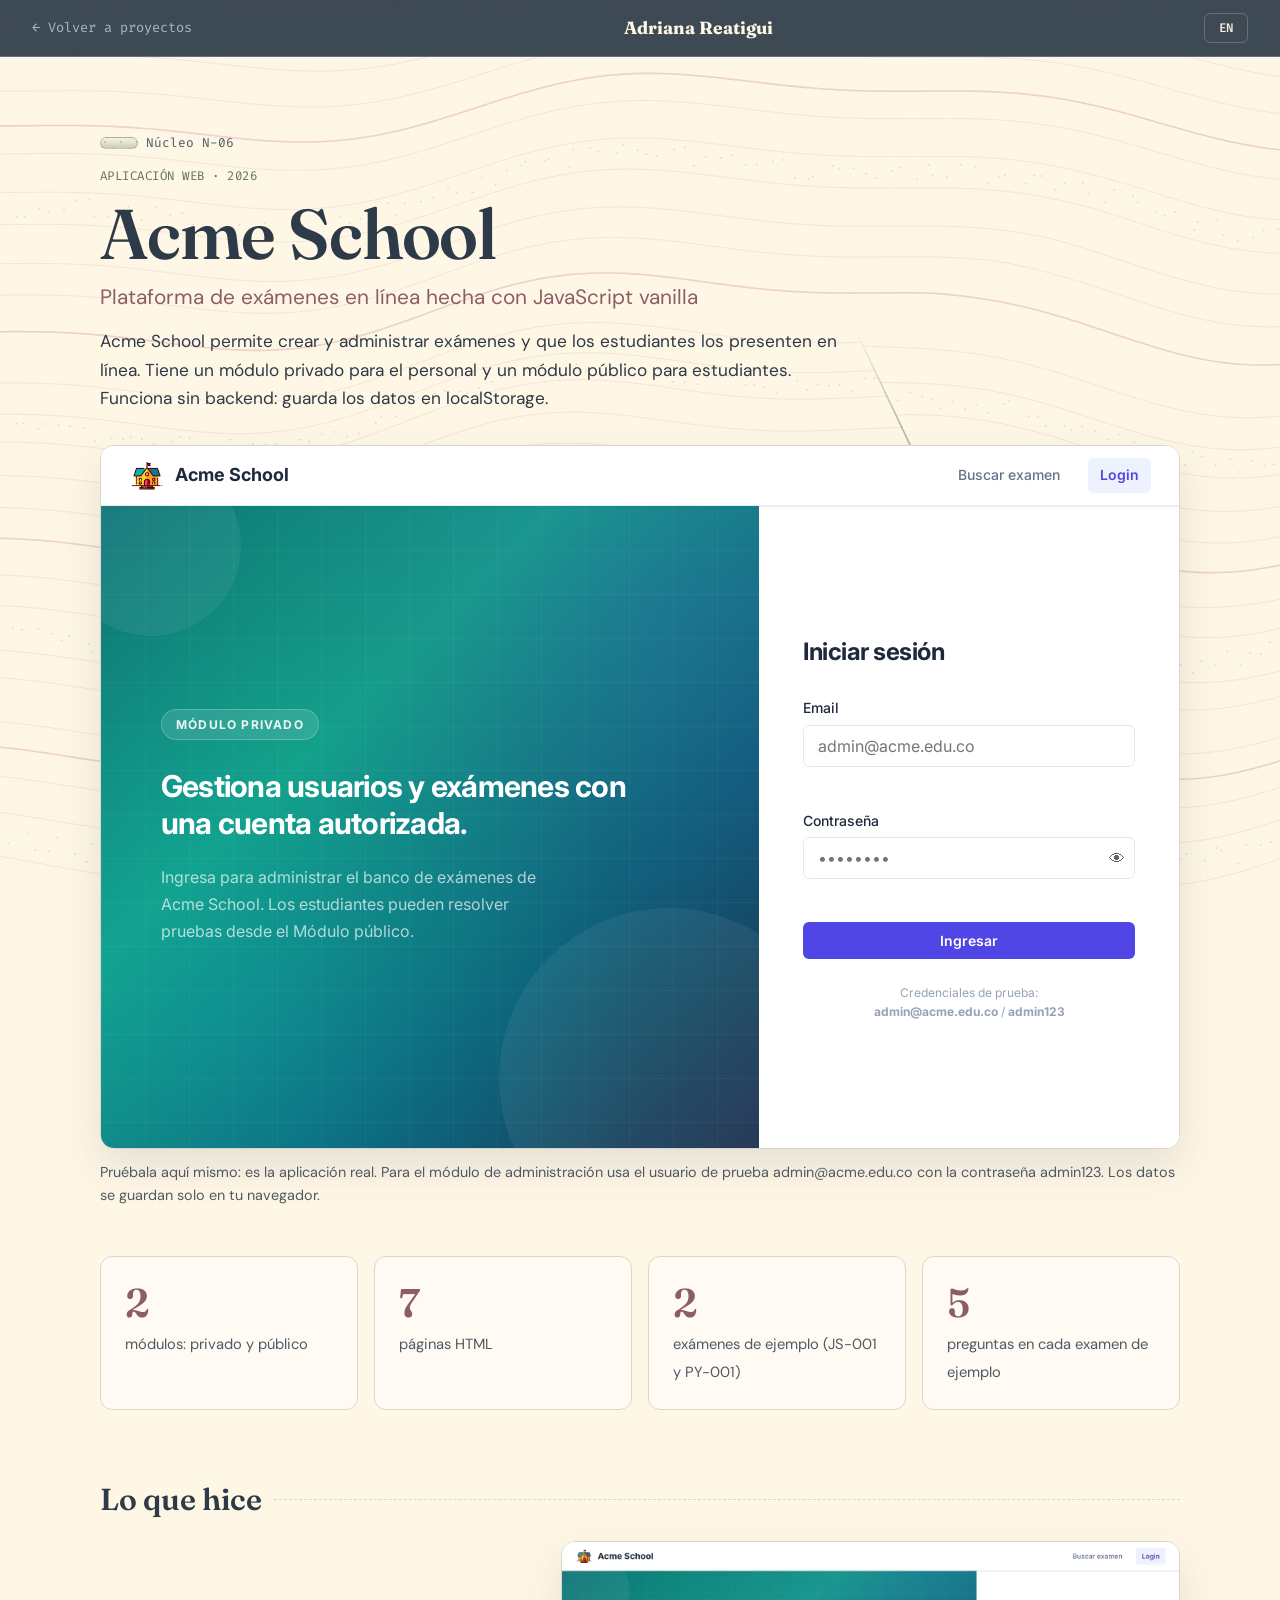
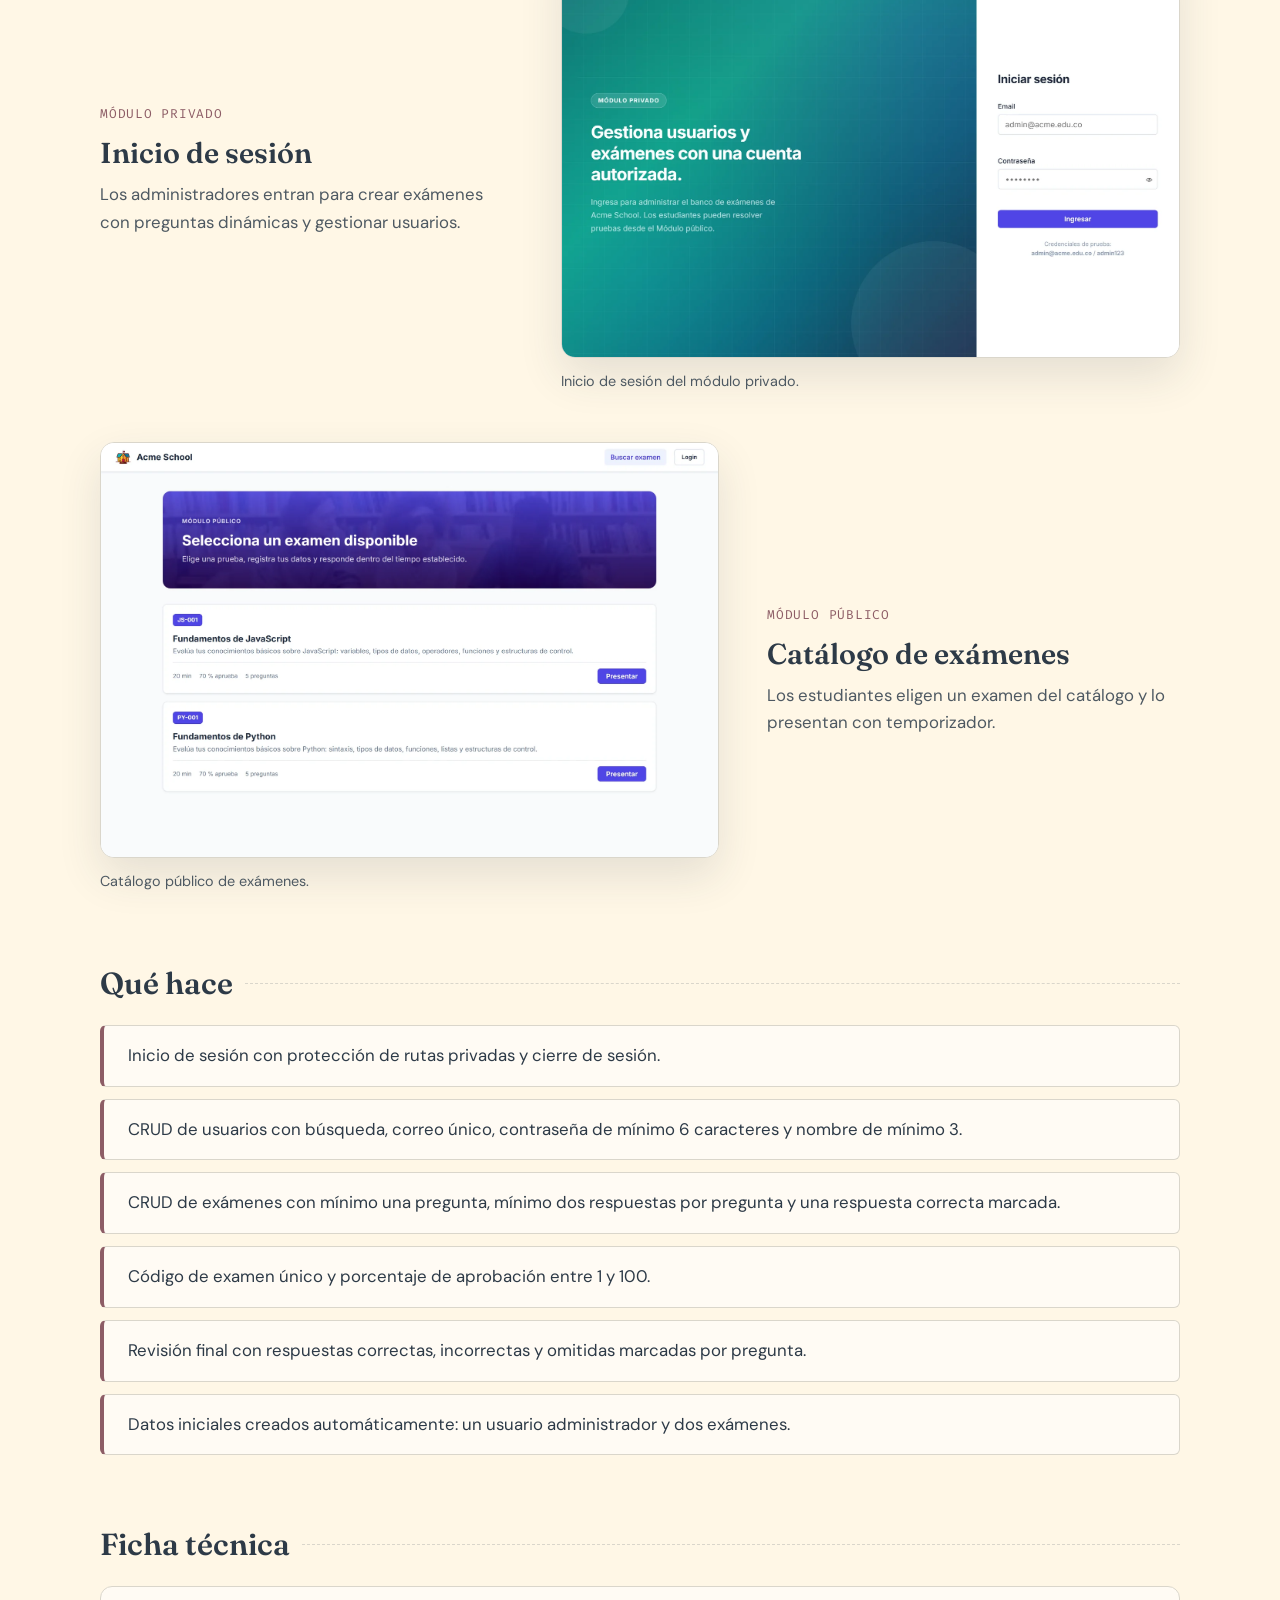
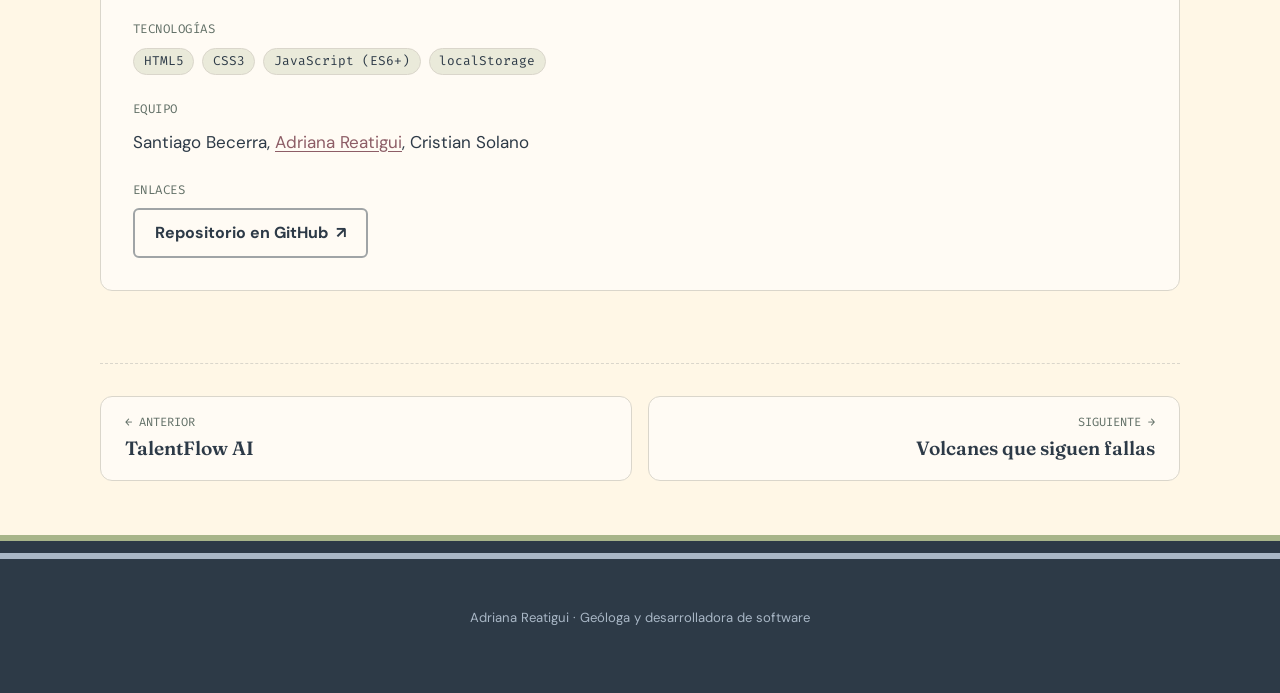
<file: proyectos/acme-school.html>
<!DOCTYPE html>
<!-- Generado por tools/build_cases.py a partir de tools/cases/acme-school.json: edita el JSON, no este archivo -->
<html lang="es" data-motion="on" data-title-es="Acme School · Adriana Reatigui" data-title-en="Acme School · Adriana Reatigui">

<head>
  <meta charset="UTF-8">
  <meta name="viewport" content="width=device-width, initial-scale=1.0, viewport-fit=cover">
  <meta name="color-scheme" content="light">
  <meta name="theme-color" content="#2d3a47">
  <title>Acme School · Adriana Reatigui</title>
  <meta name="description" content="Acme School permite crear y administrar exámenes y que los estudiantes los presenten en línea. Tiene un módulo privado para el personal y un módulo público para estudiantes. Funciona sin backend: guarda los datos en localStorage.">
  <link rel="icon" href="../assets/favicon.svg" type="image/svg+xml">
  <link rel="preconnect" href="https://fonts.googleapis.com">
  <link rel="preconnect" href="https://fonts.gstatic.com" crossorigin>
  <link rel="stylesheet" href="https://fonts.googleapis.com/css2?family=DM+Sans:opsz,wght@9..40,400..700&amp;family=Fira+Code:wght@400..500&amp;family=Fraunces:ital,opsz,wght@0,9..144,500..700;1,9..144,500&amp;display=swap">
  <link rel="stylesheet" href="../css/tokens.css">
  <link rel="stylesheet" href="../css/base.css">
  <link rel="stylesheet" href="../css/case.css">
  <script>
    // Idioma elegido en el portafolio, antes de pintar la página (js/case.js hace el resto)
    try {
      if (/[?&]lang=en\b/.test(location.search) || (!/[?&]lang=es\b/.test(location.search) && localStorage.getItem('portafolio:idioma') === 'en')) document.documentElement.lang = 'en';
    } catch (error) {
      // Sin almacenamiento: queda en español
    }
  </script>
  <script type="module" src="../js/case.js"></script>
</head>

<body>
  <a class="skip-link" href="#contenido"><span lang="es">Saltar al contenido</span><span lang="en">Skip to content</span></a>

  <header class="header case-header theme-dark">
    <div class="header__bar">
      <a class="case-back" href="../index.html#proyectos"><span aria-hidden="true">←</span> <span lang="es">Volver a proyectos</span><span lang="en">Back to projects</span></a>
      <a class="header__brand" href="../index.html">Adriana Reatigui</a>
      <button class="lang-toggle" type="button" aria-label="Ver la página en inglés">EN</button>
    </div>
  </header>

  <main class="case case--showcase" id="contenido">
    <div class="case__inner">
      <header class="show-hero">
        <span class="case-hero__id"><span class="case-hero2__core" data-litho="sandstone" aria-hidden="true"></span><span lang="es">Núcleo N-06</span><span lang="en">Core N-06</span></span>
        <p class="case-hero__eyebrow" lang="es">Aplicación web · 2026</p><p class="case-hero__eyebrow" lang="en">Web application · 2026</p>
        <h1 class="show-hero__title">Acme School</h1>
        <p class="show-hero__subtitle" lang="es">Plataforma de exámenes en línea hecha con JavaScript vanilla</p><p class="show-hero__subtitle" lang="en">An online exam platform built with vanilla JavaScript</p>
        <p class="show-hero__intro" lang="es">Acme School permite crear y administrar exámenes y que los estudiantes los presenten en línea. Tiene un módulo privado para el personal y un módulo público para estudiantes. Funciona sin backend: guarda los datos en localStorage.</p><p class="show-hero__intro" lang="en">Acme School lets staff create and manage exams and lets students take them online. It has a private module for staff and a public module for students. It runs without a backend and stores its data in localStorage.</p>
      </header>
      <figure class="show-media show-media--app"><div class="show-demo"><iframe src="demos/acme-school/index.html" title="Demo de Acme School" loading="lazy"></iframe></div><figcaption><span lang="es">Pruébala aquí mismo: es la aplicación real. Para el módulo de administración usa el usuario de prueba admin@acme.edu.co con la contraseña admin123. Los datos se guardan solo en tu navegador.</span><span lang="en">Try it right here: this is the real app. For the admin module use the test user admin@acme.edu.co with the password admin123. Data is stored only in your browser.</span></figcaption></figure>

      <ul class="case-stats">
        <li class="case-stat"><span class="case-stat__value">2</span><span class="case-stat__label" lang="es">módulos: privado y público</span><span class="case-stat__label" lang="en">modules: private and public</span></li>
        <li class="case-stat"><span class="case-stat__value">7</span><span class="case-stat__label" lang="es">páginas HTML</span><span class="case-stat__label" lang="en">HTML pages</span></li>
        <li class="case-stat"><span class="case-stat__value">2</span><span class="case-stat__label" lang="es">exámenes de ejemplo (JS-001 y PY-001)</span><span class="case-stat__label" lang="en">sample exams (JS-001 and PY-001)</span></li>
        <li class="case-stat"><span class="case-stat__value">5</span><span class="case-stat__label" lang="es">preguntas en cada examen de ejemplo</span><span class="case-stat__label" lang="en">questions in each sample exam</span></li>
      </ul>
      <section class="case-section" aria-labelledby="blocks">
        <h2 class="case-section__title" id="blocks"><span lang="es">Lo que hice</span><span lang="en">What I did</span></h2>
        <article class="show-block"><div class="show-block__text"><span class="show-block__step"><span lang="es">Módulo privado</span><span lang="en">Private module</span></span><h3 class="show-block__title"><span lang="es">Inicio de sesión</span><span lang="en">Sign-in</span></h3><p lang="es">Los administradores entran para crear exámenes con preguntas dinámicas y gestionar usuarios.</p><p lang="en">Admins sign in to create exams with dynamic questions and manage users.</p></div><figure class="show-media"><a href="../assets/img/casos/acme-login.webp" target="_blank" rel="noopener"><img src="../assets/img/casos/acme-login.webp" alt="Pantalla de inicio de sesión de Acme School" data-alt-es="Pantalla de inicio de sesión de Acme School" data-alt-en="Acme School sign-in screen" loading="lazy" decoding="async"></a><figcaption><span lang="es">Inicio de sesión del módulo privado.</span><span lang="en">Private module sign-in.</span></figcaption></figure></article>
        <article class="show-block show-block--flip"><div class="show-block__text"><span class="show-block__step"><span lang="es">Módulo público</span><span lang="en">Public module</span></span><h3 class="show-block__title"><span lang="es">Catálogo de exámenes</span><span lang="en">Exam catalog</span></h3><p lang="es">Los estudiantes eligen un examen del catálogo y lo presentan con temporizador.</p><p lang="en">Students pick an exam from the catalog and take it with a timer.</p></div><figure class="show-media"><a href="../assets/img/casos/acme-catalogo.webp" target="_blank" rel="noopener"><img src="../assets/img/casos/acme-catalogo.webp" alt="Catálogo público de exámenes de Acme School" data-alt-es="Catálogo público de exámenes de Acme School" data-alt-en="Acme School public exam catalog" loading="lazy" decoding="async"></a><figcaption><span lang="es">Catálogo público de exámenes.</span><span lang="en">Public exam catalog.</span></figcaption></figure></article>
      </section>
      <section class="case-section" aria-labelledby="results">
        <h2 class="case-section__title" id="results"><span lang="es">Qué hace</span><span lang="en">What it does</span></h2>
        <ul class="show-results" lang="es"><li>Inicio de sesión con protección de rutas privadas y cierre de sesión.</li><li>CRUD de usuarios con búsqueda, correo único, contraseña de mínimo 6 caracteres y nombre de mínimo 3.</li><li>CRUD de exámenes con mínimo una pregunta, mínimo dos respuestas por pregunta y una respuesta correcta marcada.</li><li>Código de examen único y porcentaje de aprobación entre 1 y 100.</li><li>Revisión final con respuestas correctas, incorrectas y omitidas marcadas por pregunta.</li><li>Datos iniciales creados automáticamente: un usuario administrador y dos exámenes.</li></ul><ul class="show-results" lang="en"><li>Sign-in with private route protection and sign-out.</li><li>User CRUD with search, unique email, a password of at least 6 characters and a name of at least 3.</li><li>Exam CRUD requiring at least one question, at least two answers per question and one answer marked as correct.</li><li>Unique exam code and a passing percentage between 1 and 100.</li><li>Final review marking correct, incorrect and skipped answers for each question.</li><li>Initial data created automatically: one administrator user and two exams.</li></ul>
      </section>
      <section class="case-section" aria-labelledby="facts">
        <h2 class="case-section__title" id="facts"><span lang="es">Ficha técnica</span><span lang="en">Project details</span></h2>
        <dl class="case-facts">
          <div><dt><span lang="es">Tecnologías</span><span lang="en">Technologies</span></dt><dd><ul class="chips"><li class="chip">HTML5</li><li class="chip">CSS3</li><li class="chip">JavaScript (ES6+)</li><li class="chip">localStorage</li></ul></dd></div>
          <div><dt><span lang="es">Equipo</span><span lang="en">Team</span></dt><dd>Santiago Becerra, <a href="https://github.com/reatiguiadriana901" target="_blank" rel="noopener">Adriana Reatigui</a>, Cristian Solano</dd></div>
          <div><dt><span lang="es">Enlaces</span><span lang="en">Links</span></dt><dd class="case-links"><a class="button button--ghost" href="https://github.com/reatiguiadriana901/ProyectoAcmesSchool_JavaScript_Becerra_Reatigui_Solano" target="_blank" rel="noopener"><span lang="es">Repositorio en GitHub</span><span lang="en">GitHub repository</span> <span aria-hidden="true">↗</span></a></dd></div>
        </dl>
      </section>
      <nav class="case-pager" aria-label="Otros proyectos">
        <a class="case-pager__link case-pager__link--prev" href="talentflow-ai.html"><span class="case-pager__hint"><span lang="es">← Anterior</span><span lang="en">← Previous</span></span><span class="case-pager__name">TalentFlow AI</span></a>
        <a class="case-pager__link case-pager__link--next" href="tesis.html"><span class="case-pager__hint"><span lang="es">Siguiente →</span><span lang="en">Next →</span></span><span class="case-pager__name"><span lang="es">Volcanes que siguen fallas</span><span lang="en">Volcanoes that follow faults</span></span></a>
      </nav>
    </div>
  </main>

  <footer class="footer theme-dark">
    <p class="footer__credits">Adriana Reatigui · <span lang="es">Geóloga y desarrolladora de software</span><span lang="en">Geologist and software developer</span></p>
  </footer>

  <!-- Fondo animado: corte geológico (fx/cross-section.js) -->
  <canvas class="cross-section" id="cross-section" aria-hidden="true"></canvas>
</body>

</html>
</file>
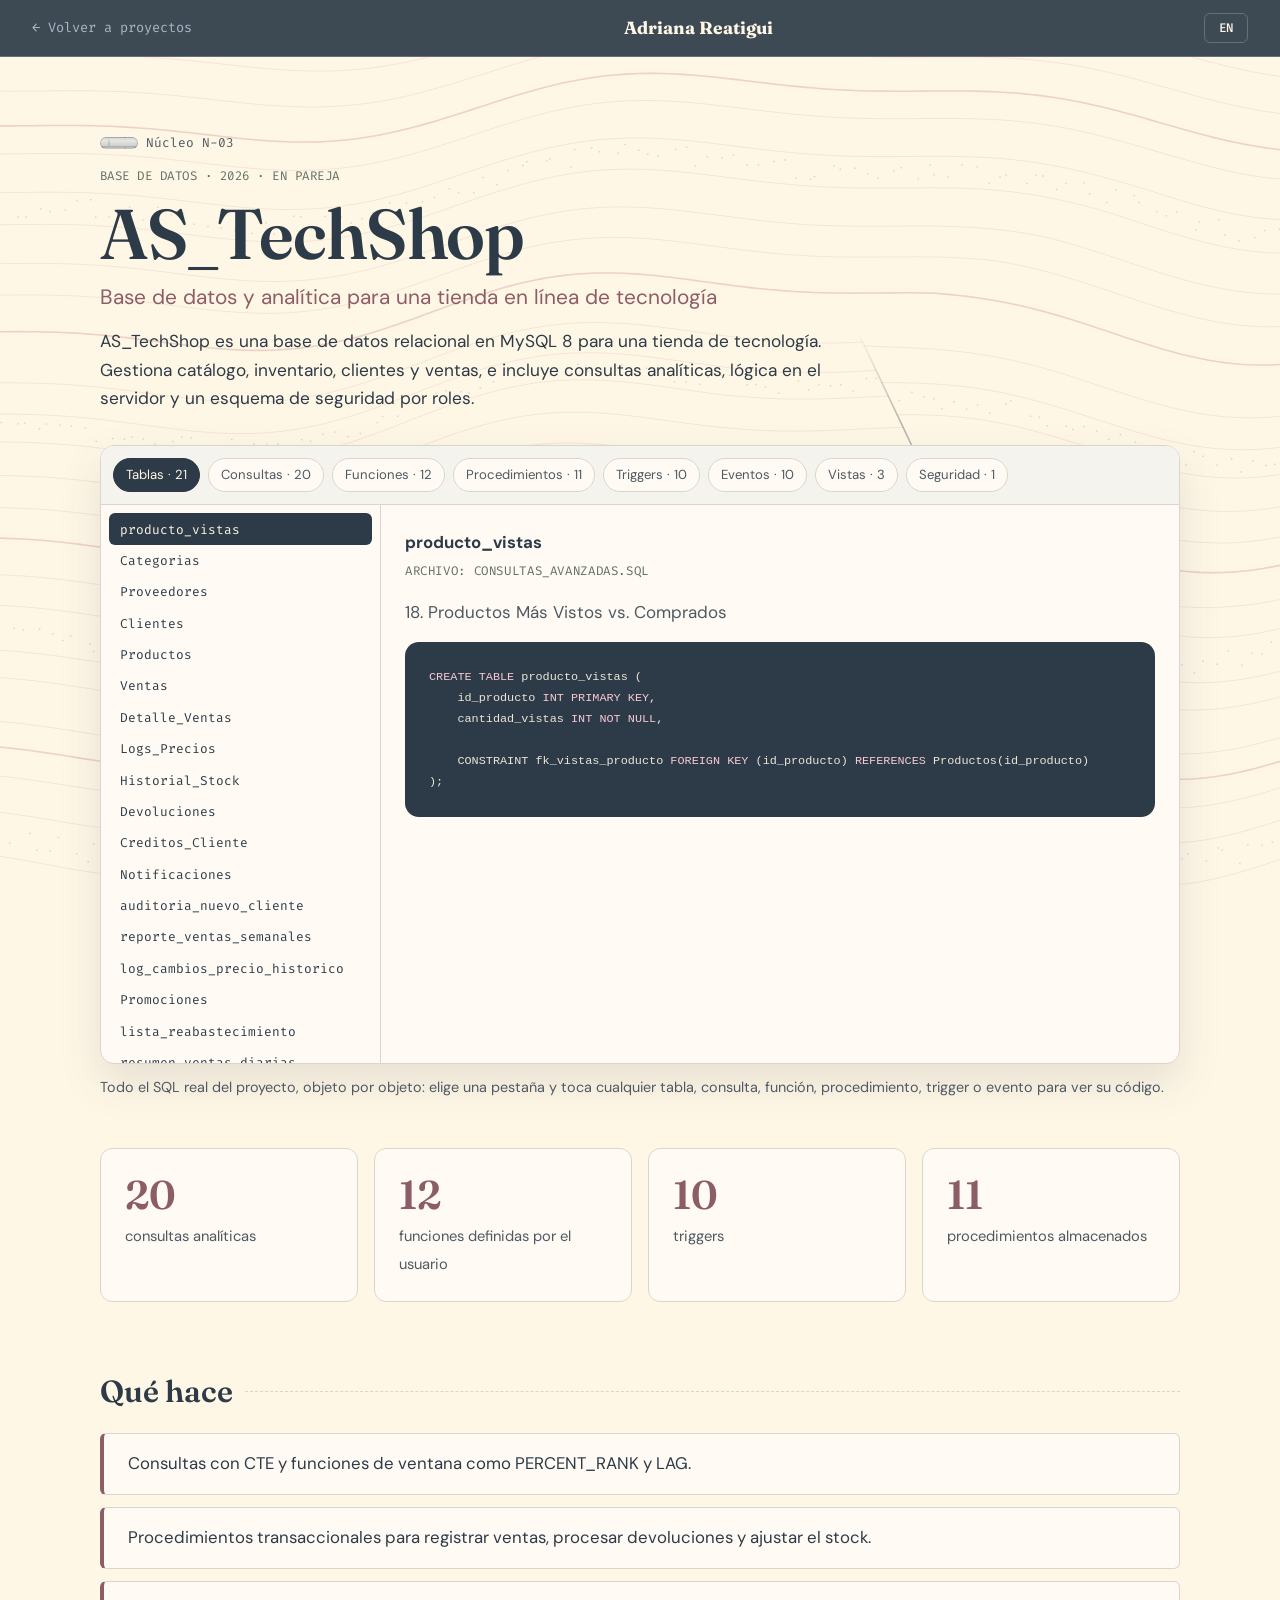
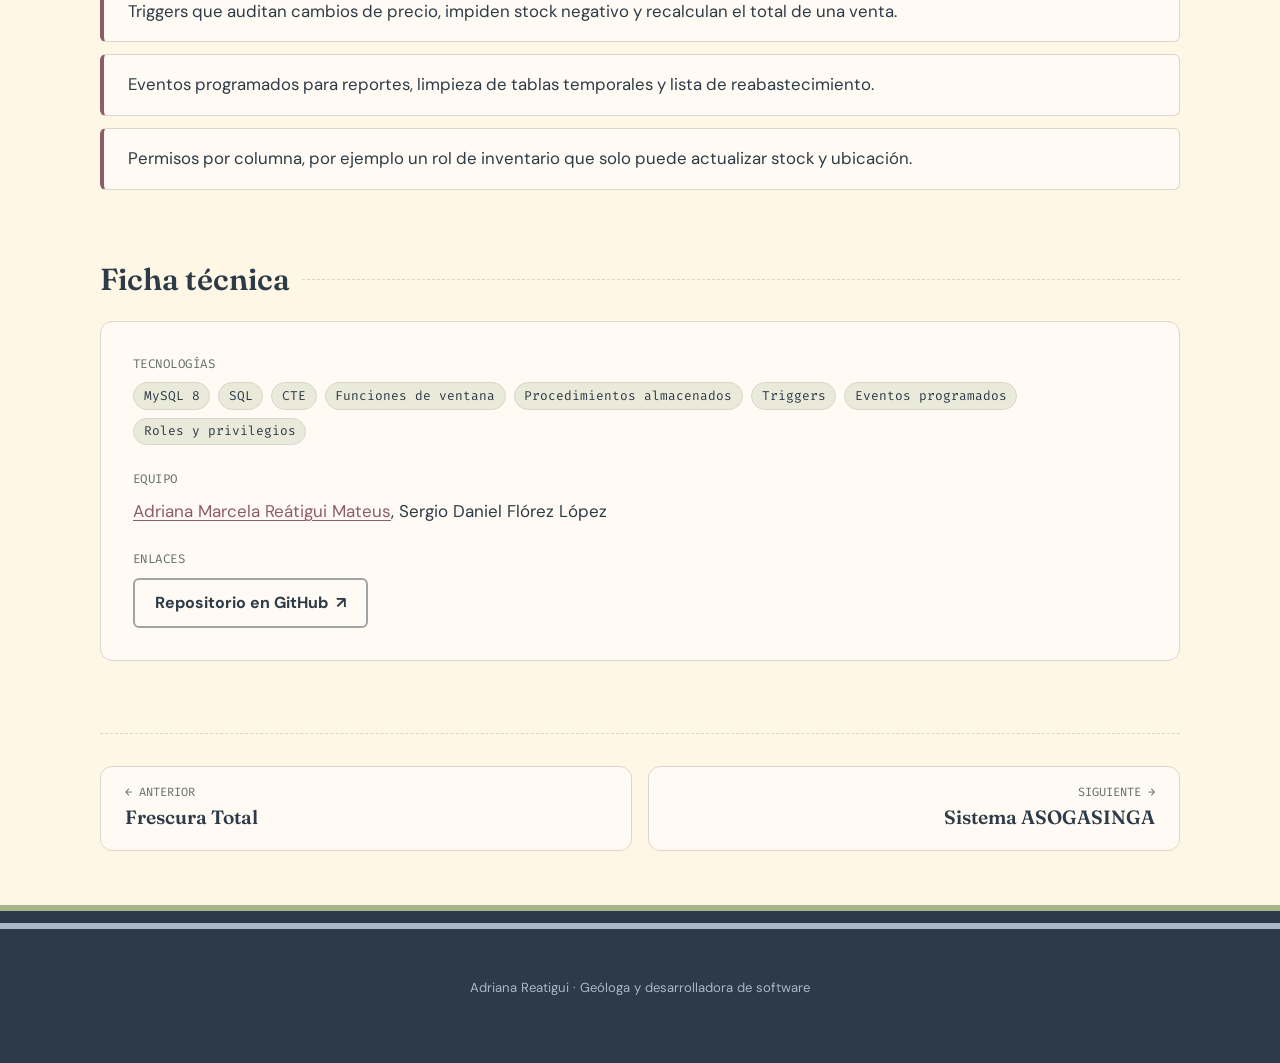
<file: proyectos/as-techshop.html>
<!DOCTYPE html>
<!-- Generado por tools/build_cases.py a partir de tools/cases/as-techshop.json: edita el JSON, no este archivo -->
<html lang="es" data-motion="on" data-title-es="AS_TechShop · Adriana Reatigui" data-title-en="AS_TechShop · Adriana Reatigui">

<head>
  <meta charset="UTF-8">
  <meta name="viewport" content="width=device-width, initial-scale=1.0, viewport-fit=cover">
  <meta name="color-scheme" content="light">
  <meta name="theme-color" content="#2d3a47">
  <title>AS_TechShop · Adriana Reatigui</title>
  <meta name="description" content="AS_TechShop es una base de datos relacional en MySQL 8 para una tienda de tecnología. Gestiona catálogo, inventario, clientes y ventas, e incluye consultas analíticas, lógica en el servidor y un esquema de seguridad por roles.">
  <link rel="icon" href="../assets/favicon.svg" type="image/svg+xml">
  <link rel="preconnect" href="https://fonts.googleapis.com">
  <link rel="preconnect" href="https://fonts.gstatic.com" crossorigin>
  <link rel="stylesheet" href="https://fonts.googleapis.com/css2?family=DM+Sans:opsz,wght@9..40,400..700&amp;family=Fira+Code:wght@400..500&amp;family=Fraunces:ital,opsz,wght@0,9..144,500..700;1,9..144,500&amp;display=swap">
  <link rel="stylesheet" href="../css/tokens.css">
  <link rel="stylesheet" href="../css/base.css">
  <link rel="stylesheet" href="../css/case.css">
  <script>
    // Idioma elegido en el portafolio, antes de pintar la página (js/case.js hace el resto)
    try {
      if (/[?&]lang=en\b/.test(location.search) || (!/[?&]lang=es\b/.test(location.search) && localStorage.getItem('portafolio:idioma') === 'en')) document.documentElement.lang = 'en';
    } catch (error) {
      // Sin almacenamiento: queda en español
    }
  </script>
  <script type="module" src="../js/case.js"></script>
</head>

<body>
  <a class="skip-link" href="#contenido"><span lang="es">Saltar al contenido</span><span lang="en">Skip to content</span></a>

  <header class="header case-header theme-dark">
    <div class="header__bar">
      <a class="case-back" href="../index.html#proyectos"><span aria-hidden="true">←</span> <span lang="es">Volver a proyectos</span><span lang="en">Back to projects</span></a>
      <a class="header__brand" href="../index.html">Adriana Reatigui</a>
      <button class="lang-toggle" type="button" aria-label="Ver la página en inglés">EN</button>
    </div>
  </header>

  <main class="case case--showcase" id="contenido">
    <div class="case__inner">
      <header class="show-hero">
        <span class="case-hero__id"><span class="case-hero2__core" data-litho="limestone" aria-hidden="true"></span><span lang="es">Núcleo N-03</span><span lang="en">Core N-03</span></span>
        <p class="case-hero__eyebrow" lang="es">Base de datos · 2026 · En pareja</p><p class="case-hero__eyebrow" lang="en">Database · 2026 · Pair project</p>
        <h1 class="show-hero__title">AS_TechShop</h1>
        <p class="show-hero__subtitle" lang="es">Base de datos y analítica para una tienda en línea de tecnología</p><p class="show-hero__subtitle" lang="en">Database and analytics for an online technology store</p>
        <p class="show-hero__intro" lang="es">AS_TechShop es una base de datos relacional en MySQL 8 para una tienda de tecnología. Gestiona catálogo, inventario, clientes y ventas, e incluye consultas analíticas, lógica en el servidor y un esquema de seguridad por roles.</p><p class="show-hero__intro" lang="en">AS_TechShop is a relational MySQL 8 database for a technology store. It manages the catalog, inventory, customers and sales, and includes analytical queries, server-side logic and role-based security.</p>
      </header>
      <figure class="show-media show-media--app"><div class="sqlv" data-sql="datos/as-techshop-sql.json"><p class="n8n__fallback"><span lang="es">Activa JavaScript para explorar el código.</span><span lang="en">Turn on JavaScript to explore the code.</span></p></div><figcaption><span lang="es">Todo el SQL real del proyecto, objeto por objeto: elige una pestaña y toca cualquier tabla, consulta, función, procedimiento, trigger o evento para ver su código.</span><span lang="en">All the project&#x27;s real SQL, object by object: pick a tab and tap any table, query, function, procedure, trigger or event to see its code.</span></figcaption></figure>

      <ul class="case-stats">
        <li class="case-stat"><span class="case-stat__value">20</span><span class="case-stat__label" lang="es">consultas analíticas</span><span class="case-stat__label" lang="en">analytical queries</span></li>
        <li class="case-stat"><span class="case-stat__value">12</span><span class="case-stat__label" lang="es">funciones definidas por el usuario</span><span class="case-stat__label" lang="en">user-defined functions</span></li>
        <li class="case-stat"><span class="case-stat__value">10</span><span class="case-stat__label">triggers</span></li>
        <li class="case-stat"><span class="case-stat__value">11</span><span class="case-stat__label" lang="es">procedimientos almacenados</span><span class="case-stat__label" lang="en">stored procedures</span></li>
      </ul>
      <section class="case-section" aria-labelledby="results">
        <h2 class="case-section__title" id="results"><span lang="es">Qué hace</span><span lang="en">What it does</span></h2>
        <ul class="show-results" lang="es"><li>Consultas con CTE y funciones de ventana como PERCENT_RANK y LAG.</li><li>Procedimientos transaccionales para registrar ventas, procesar devoluciones y ajustar el stock.</li><li>Triggers que auditan cambios de precio, impiden stock negativo y recalculan el total de una venta.</li><li>Eventos programados para reportes, limpieza de tablas temporales y lista de reabastecimiento.</li><li>Permisos por columna, por ejemplo un rol de inventario que solo puede actualizar stock y ubicación.</li></ul><ul class="show-results" lang="en"><li>Queries with CTEs and window functions such as PERCENT_RANK and LAG.</li><li>Transactional procedures to register sales, process returns and adjust stock.</li><li>Triggers that audit price changes, prevent negative stock and recalculate a sale&#x27;s total.</li><li>Scheduled events for reports, temporary table cleanup and a restock list.</li><li>Column-level permissions, for example an inventory role that can only update stock and location.</li></ul>
      </section>
      <section class="case-section" aria-labelledby="facts">
        <h2 class="case-section__title" id="facts"><span lang="es">Ficha técnica</span><span lang="en">Project details</span></h2>
        <dl class="case-facts">
          <div><dt><span lang="es">Tecnologías</span><span lang="en">Technologies</span></dt><dd><ul class="chips"><li class="chip">MySQL 8</li><li class="chip">SQL</li><li class="chip">CTE</li><li class="chip">Funciones de ventana</li><li class="chip">Procedimientos almacenados</li><li class="chip">Triggers</li><li class="chip">Eventos programados</li><li class="chip">Roles y privilegios</li></ul></dd></div>
          <div><dt><span lang="es">Equipo</span><span lang="en">Team</span></dt><dd><a href="https://github.com/reatiguiadriana901" target="_blank" rel="noopener">Adriana Marcela Reátigui Mateus</a>, Sergio Daniel Flórez López</dd></div>
          <div><dt><span lang="es">Enlaces</span><span lang="en">Links</span></dt><dd class="case-links"><a class="button button--ghost" href="https://github.com/reatiguiadriana901/Proyecto-Ecommerce-Mysql" target="_blank" rel="noopener"><span lang="es">Repositorio en GitHub</span><span lang="en">GitHub repository</span> <span aria-hidden="true">↗</span></a></dd></div>
        </dl>
      </section>
      <nav class="case-pager" aria-label="Otros proyectos">
        <a class="case-pager__link case-pager__link--prev" href="frescura-total.html"><span class="case-pager__hint"><span lang="es">← Anterior</span><span lang="en">← Previous</span></span><span class="case-pager__name">Frescura Total</span></a>
        <a class="case-pager__link case-pager__link--next" href="asogasinga.html"><span class="case-pager__hint"><span lang="es">Siguiente →</span><span lang="en">Next →</span></span><span class="case-pager__name"><span lang="es">Sistema ASOGASINGA</span><span lang="en">ASOGASINGA System</span></span></a>
      </nav>
    </div>
  </main>

  <footer class="footer theme-dark">
    <p class="footer__credits">Adriana Reatigui · <span lang="es">Geóloga y desarrolladora de software</span><span lang="en">Geologist and software developer</span></p>
  </footer>

  <!-- Fondo animado: corte geológico (fx/cross-section.js) -->
  <canvas class="cross-section" id="cross-section" aria-hidden="true"></canvas>
</body>

</html>
</file>
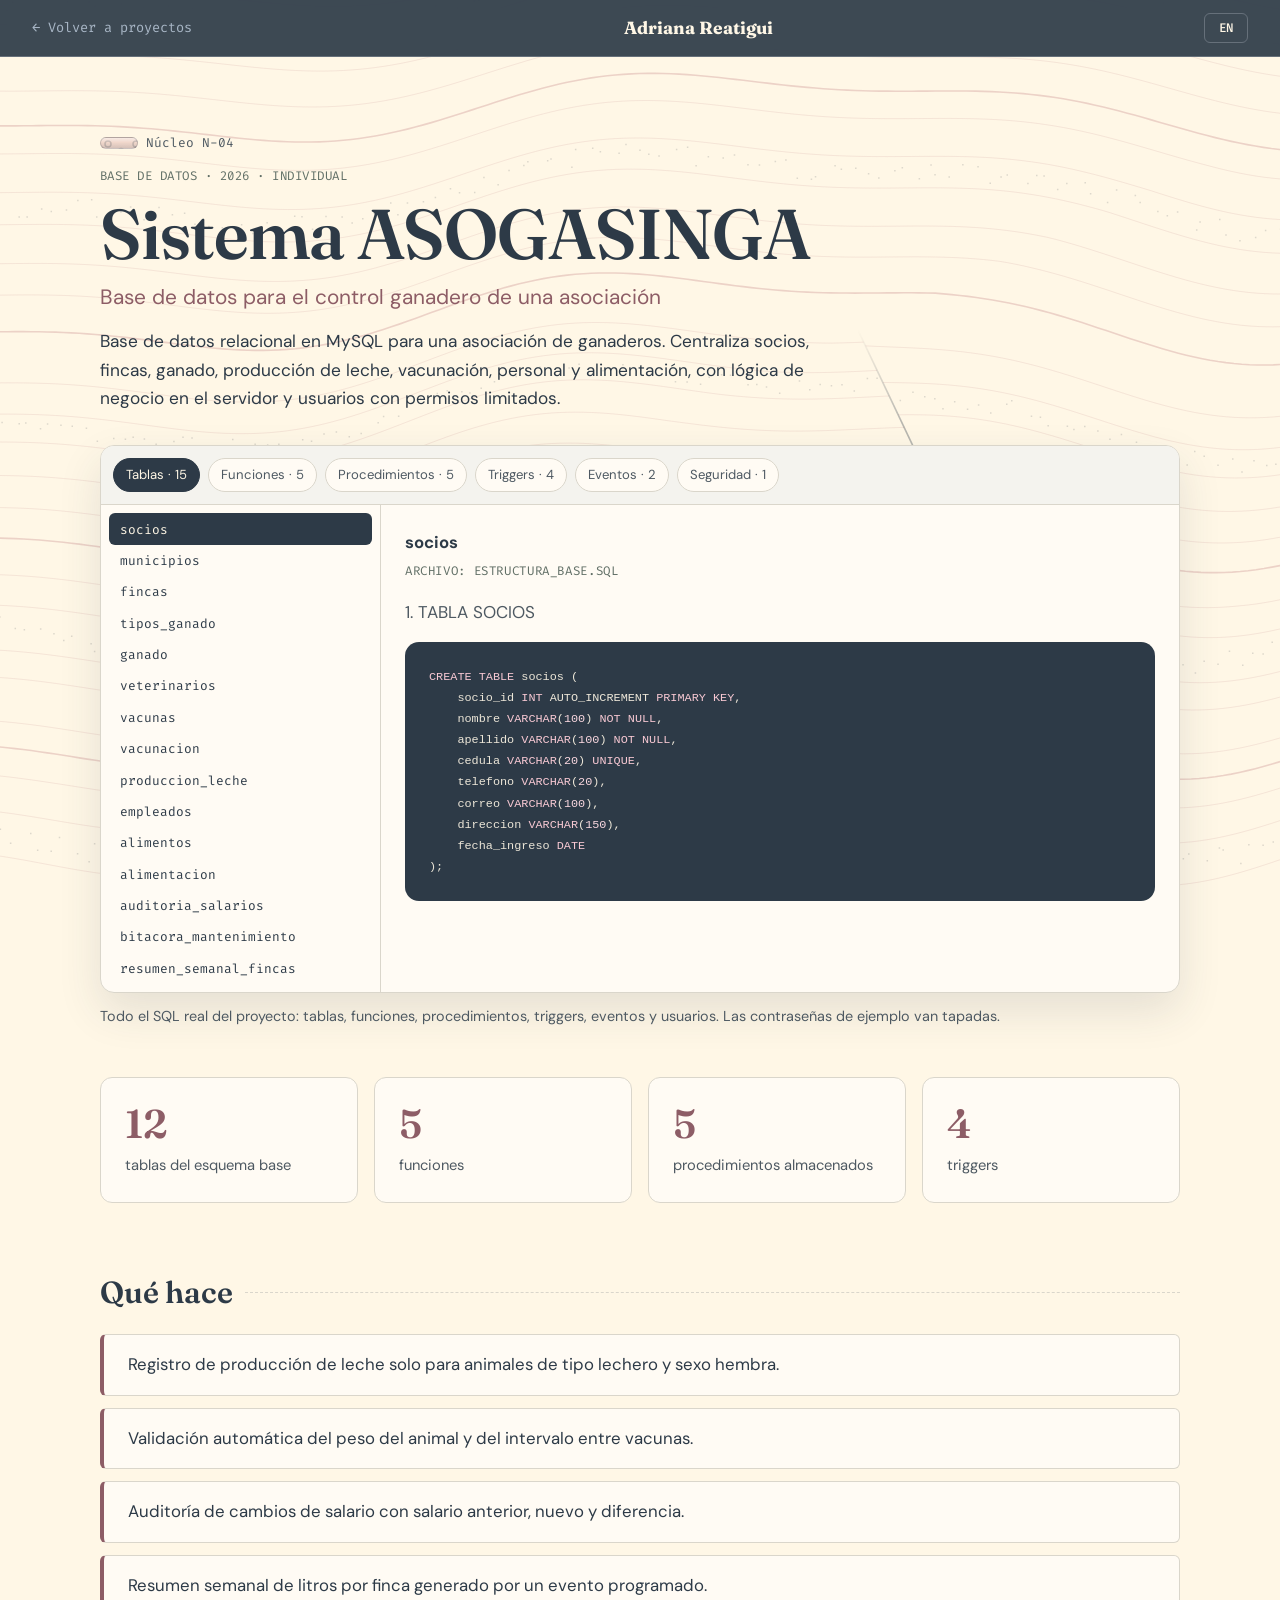
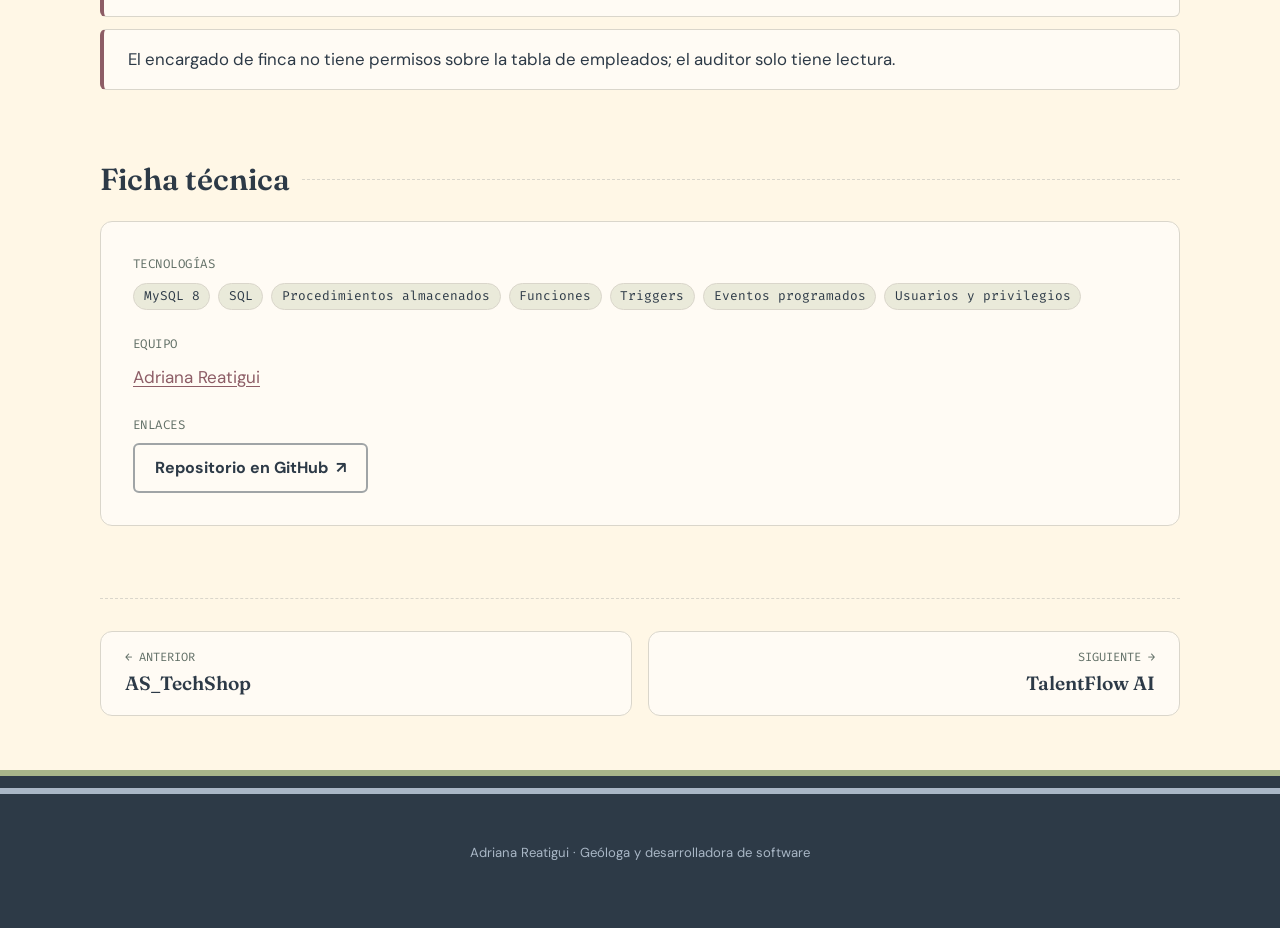
<file: proyectos/asogasinga.html>
<!DOCTYPE html>
<!-- Generado por tools/build_cases.py a partir de tools/cases/asogasinga.json: edita el JSON, no este archivo -->
<html lang="es" data-motion="on" data-title-es="Sistema ASOGASINGA · Adriana Reatigui" data-title-en="ASOGASINGA System · Adriana Reatigui">

<head>
  <meta charset="UTF-8">
  <meta name="viewport" content="width=device-width, initial-scale=1.0, viewport-fit=cover">
  <meta name="color-scheme" content="light">
  <meta name="theme-color" content="#2d3a47">
  <title>Sistema ASOGASINGA · Adriana Reatigui</title>
  <meta name="description" content="Base de datos relacional en MySQL para una asociación de ganaderos. Centraliza socios, fincas, ganado, producción de leche, vacunación, personal y alimentación, con lógica de negocio en el servidor y usuarios con permisos limitados.">
  <link rel="icon" href="../assets/favicon.svg" type="image/svg+xml">
  <link rel="preconnect" href="https://fonts.googleapis.com">
  <link rel="preconnect" href="https://fonts.gstatic.com" crossorigin>
  <link rel="stylesheet" href="https://fonts.googleapis.com/css2?family=DM+Sans:opsz,wght@9..40,400..700&amp;family=Fira+Code:wght@400..500&amp;family=Fraunces:ital,opsz,wght@0,9..144,500..700;1,9..144,500&amp;display=swap">
  <link rel="stylesheet" href="../css/tokens.css">
  <link rel="stylesheet" href="../css/base.css">
  <link rel="stylesheet" href="../css/case.css">
  <script>
    // Idioma elegido en el portafolio, antes de pintar la página (js/case.js hace el resto)
    try {
      if (/[?&]lang=en\b/.test(location.search) || (!/[?&]lang=es\b/.test(location.search) && localStorage.getItem('portafolio:idioma') === 'en')) document.documentElement.lang = 'en';
    } catch (error) {
      // Sin almacenamiento: queda en español
    }
  </script>
  <script type="module" src="../js/case.js"></script>
</head>

<body>
  <a class="skip-link" href="#contenido"><span lang="es">Saltar al contenido</span><span lang="en">Skip to content</span></a>

  <header class="header case-header theme-dark">
    <div class="header__bar">
      <a class="case-back" href="../index.html#proyectos"><span aria-hidden="true">←</span> <span lang="es">Volver a proyectos</span><span lang="en">Back to projects</span></a>
      <a class="header__brand" href="../index.html">Adriana Reatigui</a>
      <button class="lang-toggle" type="button" aria-label="Ver la página en inglés">EN</button>
    </div>
  </header>

  <main class="case case--showcase" id="contenido">
    <div class="case__inner">
      <header class="show-hero">
        <span class="case-hero__id"><span class="case-hero2__core" data-litho="conglomerate" aria-hidden="true"></span><span lang="es">Núcleo N-04</span><span lang="en">Core N-04</span></span>
        <p class="case-hero__eyebrow" lang="es">Base de datos · 2026 · Individual</p><p class="case-hero__eyebrow" lang="en">Database · 2026 · Individual project</p>
        <h1 class="show-hero__title"><span lang="es">Sistema ASOGASINGA</span><span lang="en">ASOGASINGA System</span></h1>
        <p class="show-hero__subtitle" lang="es">Base de datos para el control ganadero de una asociación</p><p class="show-hero__subtitle" lang="en">Database for an association&#x27;s livestock management</p>
        <p class="show-hero__intro" lang="es">Base de datos relacional en MySQL para una asociación de ganaderos. Centraliza socios, fincas, ganado, producción de leche, vacunación, personal y alimentación, con lógica de negocio en el servidor y usuarios con permisos limitados.</p><p class="show-hero__intro" lang="en">Relational MySQL database for a cattle farmers&#x27; association. It centralizes members, farms, livestock, milk production, vaccination, staff and feeding, with server-side business logic and limited-permission users.</p>
      </header>
      <figure class="show-media show-media--app"><div class="sqlv" data-sql="datos/asogasinga-sql.json"><p class="n8n__fallback"><span lang="es">Activa JavaScript para explorar el código.</span><span lang="en">Turn on JavaScript to explore the code.</span></p></div><figcaption><span lang="es">Todo el SQL real del proyecto: tablas, funciones, procedimientos, triggers, eventos y usuarios. Las contraseñas de ejemplo van tapadas.</span><span lang="en">All the project&#x27;s real SQL: tables, functions, procedures, triggers, events and users. Sample passwords are masked.</span></figcaption></figure>

      <ul class="case-stats">
        <li class="case-stat"><span class="case-stat__value">12</span><span class="case-stat__label" lang="es">tablas del esquema base</span><span class="case-stat__label" lang="en">tables in the base schema</span></li>
        <li class="case-stat"><span class="case-stat__value">5</span><span class="case-stat__label" lang="es">funciones</span><span class="case-stat__label" lang="en">functions</span></li>
        <li class="case-stat"><span class="case-stat__value">5</span><span class="case-stat__label" lang="es">procedimientos almacenados</span><span class="case-stat__label" lang="en">stored procedures</span></li>
        <li class="case-stat"><span class="case-stat__value">4</span><span class="case-stat__label">triggers</span></li>
      </ul>
      <section class="case-section" aria-labelledby="results">
        <h2 class="case-section__title" id="results"><span lang="es">Qué hace</span><span lang="en">What it does</span></h2>
        <ul class="show-results" lang="es"><li>Registro de producción de leche solo para animales de tipo lechero y sexo hembra.</li><li>Validación automática del peso del animal y del intervalo entre vacunas.</li><li>Auditoría de cambios de salario con salario anterior, nuevo y diferencia.</li><li>Resumen semanal de litros por finca generado por un evento programado.</li><li>El encargado de finca no tiene permisos sobre la tabla de empleados; el auditor solo tiene lectura.</li></ul><ul class="show-results" lang="en"><li>Milk production can only be recorded for dairy-type female animals.</li><li>Automatic validation of animal weight and of the interval between vaccines.</li><li>Salary change audit with previous salary, new salary and difference.</li><li>Weekly liters-per-farm summary generated by a scheduled event.</li><li>The farm manager has no permissions on the employees table; the auditor has read-only access.</li></ul>
      </section>
      <section class="case-section" aria-labelledby="facts">
        <h2 class="case-section__title" id="facts"><span lang="es">Ficha técnica</span><span lang="en">Project details</span></h2>
        <dl class="case-facts">
          <div><dt><span lang="es">Tecnologías</span><span lang="en">Technologies</span></dt><dd><ul class="chips"><li class="chip">MySQL 8</li><li class="chip">SQL</li><li class="chip">Procedimientos almacenados</li><li class="chip">Funciones</li><li class="chip">Triggers</li><li class="chip">Eventos programados</li><li class="chip">Usuarios y privilegios</li></ul></dd></div>
          <div><dt><span lang="es">Equipo</span><span lang="en">Team</span></dt><dd><a href="https://github.com/reatiguiadriana901" target="_blank" rel="noopener">Adriana Reatigui</a></dd></div>
          <div><dt><span lang="es">Enlaces</span><span lang="en">Links</span></dt><dd class="case-links"><a class="button button--ghost" href="https://github.com/reatiguiadriana901/Sistema-ASOGASINGA" target="_blank" rel="noopener"><span lang="es">Repositorio en GitHub</span><span lang="en">GitHub repository</span> <span aria-hidden="true">↗</span></a></dd></div>
        </dl>
      </section>
      <nav class="case-pager" aria-label="Otros proyectos">
        <a class="case-pager__link case-pager__link--prev" href="as-techshop.html"><span class="case-pager__hint"><span lang="es">← Anterior</span><span lang="en">← Previous</span></span><span class="case-pager__name">AS_TechShop</span></a>
        <a class="case-pager__link case-pager__link--next" href="talentflow-ai.html"><span class="case-pager__hint"><span lang="es">Siguiente →</span><span lang="en">Next →</span></span><span class="case-pager__name">TalentFlow AI</span></a>
      </nav>
    </div>
  </main>

  <footer class="footer theme-dark">
    <p class="footer__credits">Adriana Reatigui · <span lang="es">Geóloga y desarrolladora de software</span><span lang="en">Geologist and software developer</span></p>
  </footer>

  <!-- Fondo animado: corte geológico (fx/cross-section.js) -->
  <canvas class="cross-section" id="cross-section" aria-hidden="true"></canvas>
</body>

</html>
</file>
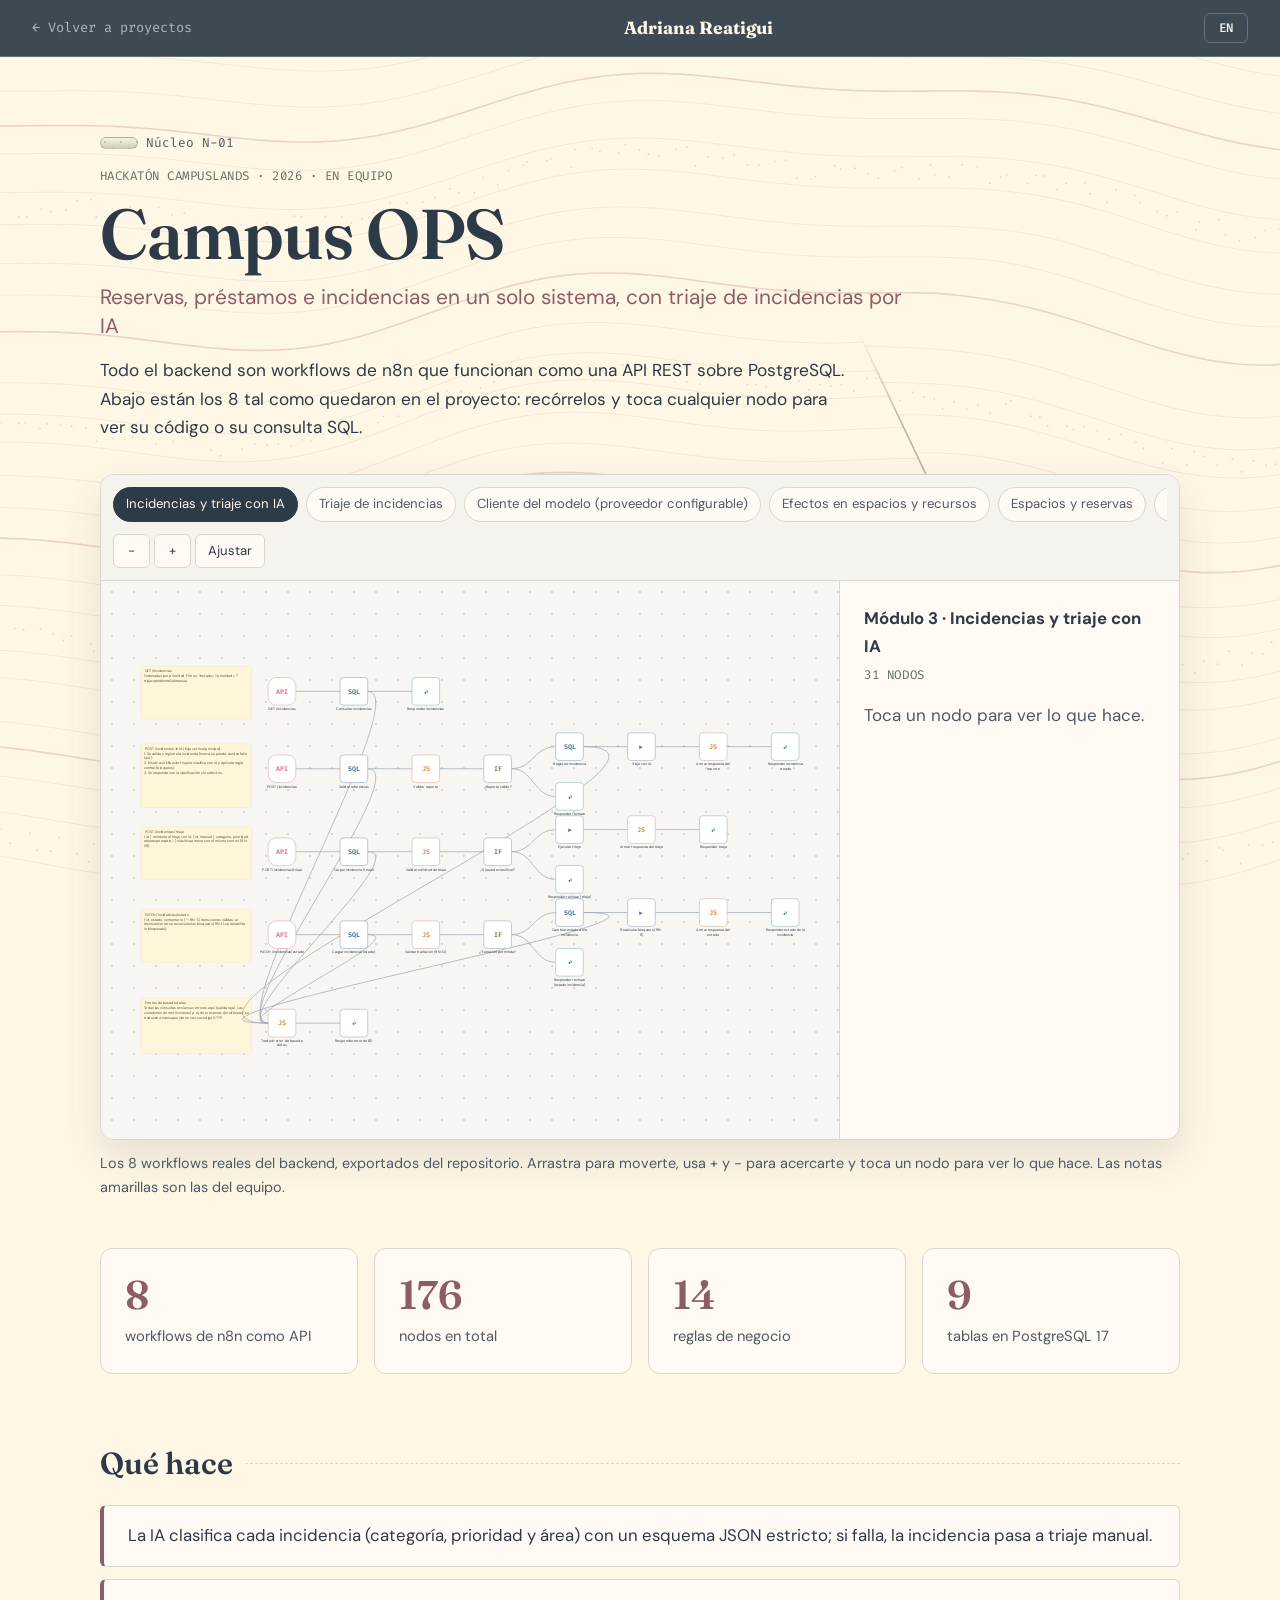
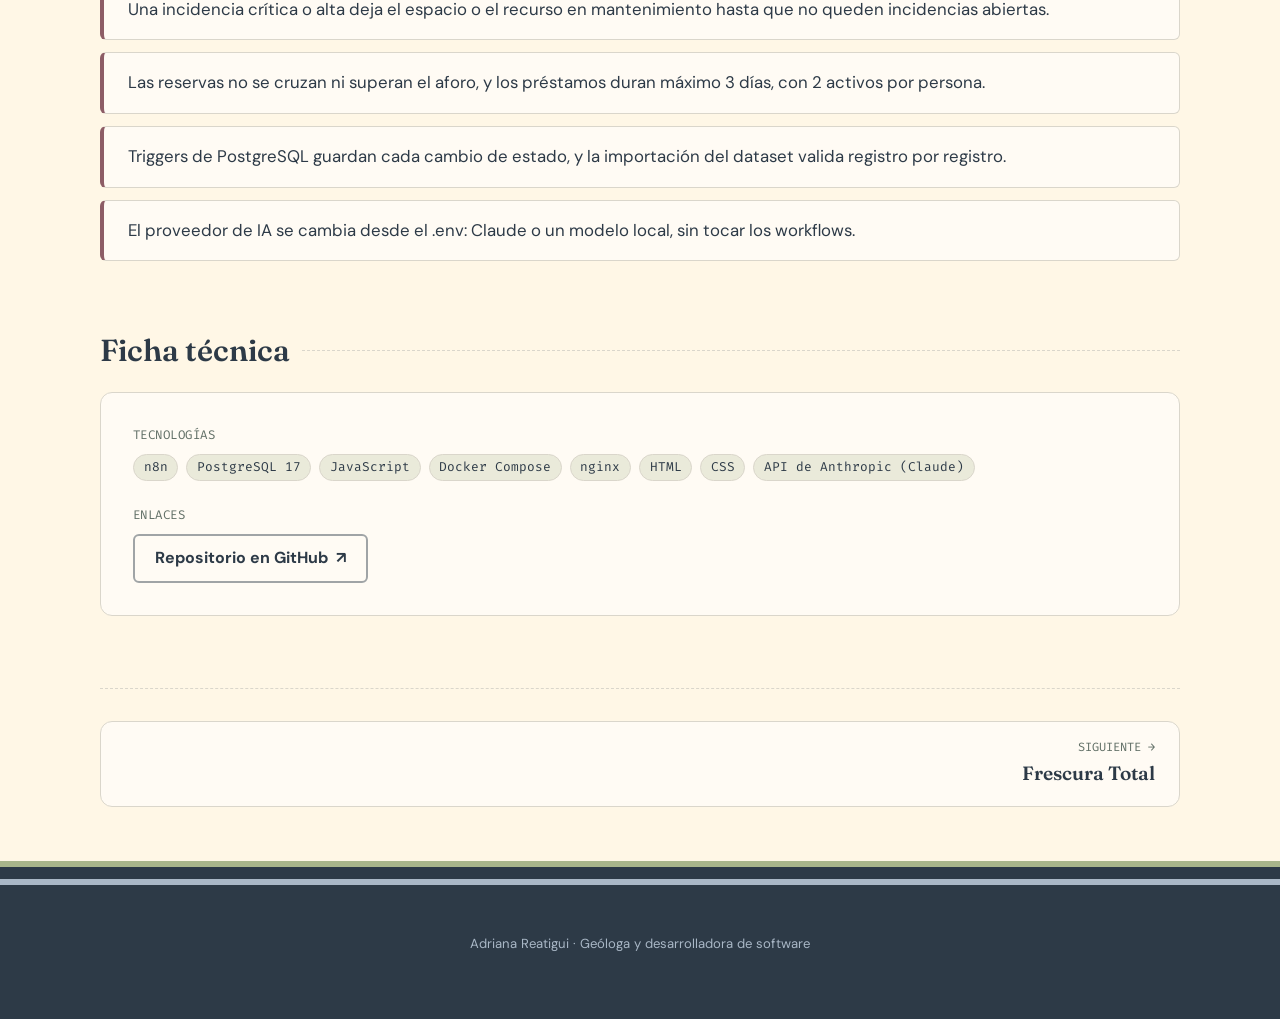
<file: proyectos/campus-ops.html>
<!DOCTYPE html>
<!-- Generado por tools/build_cases.py a partir de tools/cases/campus-ops.json: edita el JSON, no este archivo -->
<html lang="es" data-motion="on" data-title-es="Campus OPS · Adriana Reatigui" data-title-en="Campus OPS · Adriana Reatigui">

<head>
  <meta charset="UTF-8">
  <meta name="viewport" content="width=device-width, initial-scale=1.0, viewport-fit=cover">
  <meta name="color-scheme" content="light">
  <meta name="theme-color" content="#2d3a47">
  <title>Campus OPS · Adriana Reatigui</title>
  <meta name="description" content="Todo el backend son workflows de n8n que funcionan como una API REST sobre PostgreSQL. Abajo están los 8 tal como quedaron en el proyecto: recórrelos y toca cualquier nodo para ver su código o su consulta SQL.">
  <link rel="icon" href="../assets/favicon.svg" type="image/svg+xml">
  <link rel="preconnect" href="https://fonts.googleapis.com">
  <link rel="preconnect" href="https://fonts.gstatic.com" crossorigin>
  <link rel="stylesheet" href="https://fonts.googleapis.com/css2?family=DM+Sans:opsz,wght@9..40,400..700&amp;family=Fira+Code:wght@400..500&amp;family=Fraunces:ital,opsz,wght@0,9..144,500..700;1,9..144,500&amp;display=swap">
  <link rel="stylesheet" href="../css/tokens.css">
  <link rel="stylesheet" href="../css/base.css">
  <link rel="stylesheet" href="../css/case.css">
  <script>
    // Idioma elegido en el portafolio, antes de pintar la página (js/case.js hace el resto)
    try {
      if (/[?&]lang=en\b/.test(location.search) || (!/[?&]lang=es\b/.test(location.search) && localStorage.getItem('portafolio:idioma') === 'en')) document.documentElement.lang = 'en';
    } catch (error) {
      // Sin almacenamiento: queda en español
    }
  </script>
  <script type="module" src="../js/case.js"></script>
</head>

<body>
  <a class="skip-link" href="#contenido"><span lang="es">Saltar al contenido</span><span lang="en">Skip to content</span></a>

  <header class="header case-header theme-dark">
    <div class="header__bar">
      <a class="case-back" href="../index.html#proyectos"><span aria-hidden="true">←</span> <span lang="es">Volver a proyectos</span><span lang="en">Back to projects</span></a>
      <a class="header__brand" href="../index.html">Adriana Reatigui</a>
      <button class="lang-toggle" type="button" aria-label="Ver la página en inglés">EN</button>
    </div>
  </header>

  <main class="case case--showcase" id="contenido">
    <div class="case__inner">
      <header class="show-hero">
        <span class="case-hero__id"><span class="case-hero2__core" data-litho="sandstone" aria-hidden="true"></span><span lang="es">Núcleo N-01</span><span lang="en">Core N-01</span></span>
        <p class="case-hero__eyebrow" lang="es">Hackatón Campuslands · 2026 · En equipo</p><p class="case-hero__eyebrow" lang="en">Campuslands Hackathon · 2026 · Team project</p>
        <h1 class="show-hero__title">Campus OPS</h1>
        <p class="show-hero__subtitle" lang="es">Reservas, préstamos e incidencias en un solo sistema, con triaje de incidencias por IA</p><p class="show-hero__subtitle" lang="en">Bookings, loans and incidents in one system, with AI incident triage</p>
        <p class="show-hero__intro" lang="es">Todo el backend son workflows de n8n que funcionan como una API REST sobre PostgreSQL. Abajo están los 8 tal como quedaron en el proyecto: recórrelos y toca cualquier nodo para ver su código o su consulta SQL.</p><p class="show-hero__intro" lang="en">The whole backend is n8n workflows working as a REST API on top of PostgreSQL. Below are all 8 as they ended up in the project: explore them and tap any node to see its code or its SQL query.</p>
      </header>
      <figure class="show-media show-media--app"><div class="n8n" data-n8n="datos/campus-ops-workflows.json"><p class="n8n__fallback"><span lang="es">Activa JavaScript para explorar los workflows.</span><span lang="en">Turn on JavaScript to explore the workflows.</span></p></div><figcaption><span lang="es">Los 8 workflows reales del backend, exportados del repositorio. Arrastra para moverte, usa + y − para acercarte y toca un nodo para ver lo que hace. Las notas amarillas son las del equipo.</span><span lang="en">The 8 real backend workflows, exported from the repository. Drag to move around, use + and − to zoom and tap a node to see what it does. The yellow notes are the team&#x27;s own.</span></figcaption></figure>

      <ul class="case-stats">
        <li class="case-stat"><span class="case-stat__value">8</span><span class="case-stat__label" lang="es">workflows de n8n como API</span><span class="case-stat__label" lang="en">n8n workflows as an API</span></li>
        <li class="case-stat"><span class="case-stat__value">176</span><span class="case-stat__label" lang="es">nodos en total</span><span class="case-stat__label" lang="en">nodes in total</span></li>
        <li class="case-stat"><span class="case-stat__value">14</span><span class="case-stat__label" lang="es">reglas de negocio</span><span class="case-stat__label" lang="en">business rules</span></li>
        <li class="case-stat"><span class="case-stat__value">9</span><span class="case-stat__label" lang="es">tablas en PostgreSQL 17</span><span class="case-stat__label" lang="en">PostgreSQL 17 tables</span></li>
      </ul>
      <section class="case-section" aria-labelledby="results">
        <h2 class="case-section__title" id="results"><span lang="es">Qué hace</span><span lang="en">What it does</span></h2>
        <ul class="show-results" lang="es"><li>La IA clasifica cada incidencia (categoría, prioridad y área) con un esquema JSON estricto; si falla, la incidencia pasa a triaje manual.</li><li>Una incidencia crítica o alta deja el espacio o el recurso en mantenimiento hasta que no queden incidencias abiertas.</li><li>Las reservas no se cruzan ni superan el aforo, y los préstamos duran máximo 3 días, con 2 activos por persona.</li><li>Triggers de PostgreSQL guardan cada cambio de estado, y la importación del dataset valida registro por registro.</li><li>El proveedor de IA se cambia desde el .env: Claude o un modelo local, sin tocar los workflows.</li></ul><ul class="show-results" lang="en"><li>The AI classifies each incident (category, priority and area) with a strict JSON schema; if it fails, the incident goes to manual triage.</li><li>A critical or high incident puts the space or resource in maintenance until no open incidents remain.</li><li>Bookings never overlap or exceed capacity, and loans last at most 3 days, with 2 active per person.</li><li>PostgreSQL triggers record every status change, and the dataset import validates record by record.</li><li>The AI provider is set in the .env file: Claude or a local model, without touching the workflows.</li></ul>
      </section>
      <section class="case-section" aria-labelledby="facts">
        <h2 class="case-section__title" id="facts"><span lang="es">Ficha técnica</span><span lang="en">Project details</span></h2>
        <dl class="case-facts">
          <div><dt><span lang="es">Tecnologías</span><span lang="en">Technologies</span></dt><dd><ul class="chips"><li class="chip">n8n</li><li class="chip">PostgreSQL 17</li><li class="chip">JavaScript</li><li class="chip">Docker Compose</li><li class="chip">nginx</li><li class="chip">HTML</li><li class="chip">CSS</li><li class="chip">API de Anthropic (Claude)</li></ul></dd></div>
          <div><dt><span lang="es">Enlaces</span><span lang="en">Links</span></dt><dd class="case-links"><a class="button button--ghost" href="https://github.com/reatiguiadriana901/gestionSalonesHackaton" target="_blank" rel="noopener"><span lang="es">Repositorio en GitHub</span><span lang="en">GitHub repository</span> <span aria-hidden="true">↗</span></a></dd></div>
        </dl>
      </section>
      <nav class="case-pager" aria-label="Otros proyectos">
        <a class="case-pager__link case-pager__link--next" href="frescura-total.html"><span class="case-pager__hint"><span lang="es">Siguiente →</span><span lang="en">Next →</span></span><span class="case-pager__name">Frescura Total</span></a>
      </nav>
    </div>
  </main>

  <footer class="footer theme-dark">
    <p class="footer__credits">Adriana Reatigui · <span lang="es">Geóloga y desarrolladora de software</span><span lang="en">Geologist and software developer</span></p>
  </footer>

  <!-- Fondo animado: corte geológico (fx/cross-section.js) -->
  <canvas class="cross-section" id="cross-section" aria-hidden="true"></canvas>
</body>

</html>
</file>
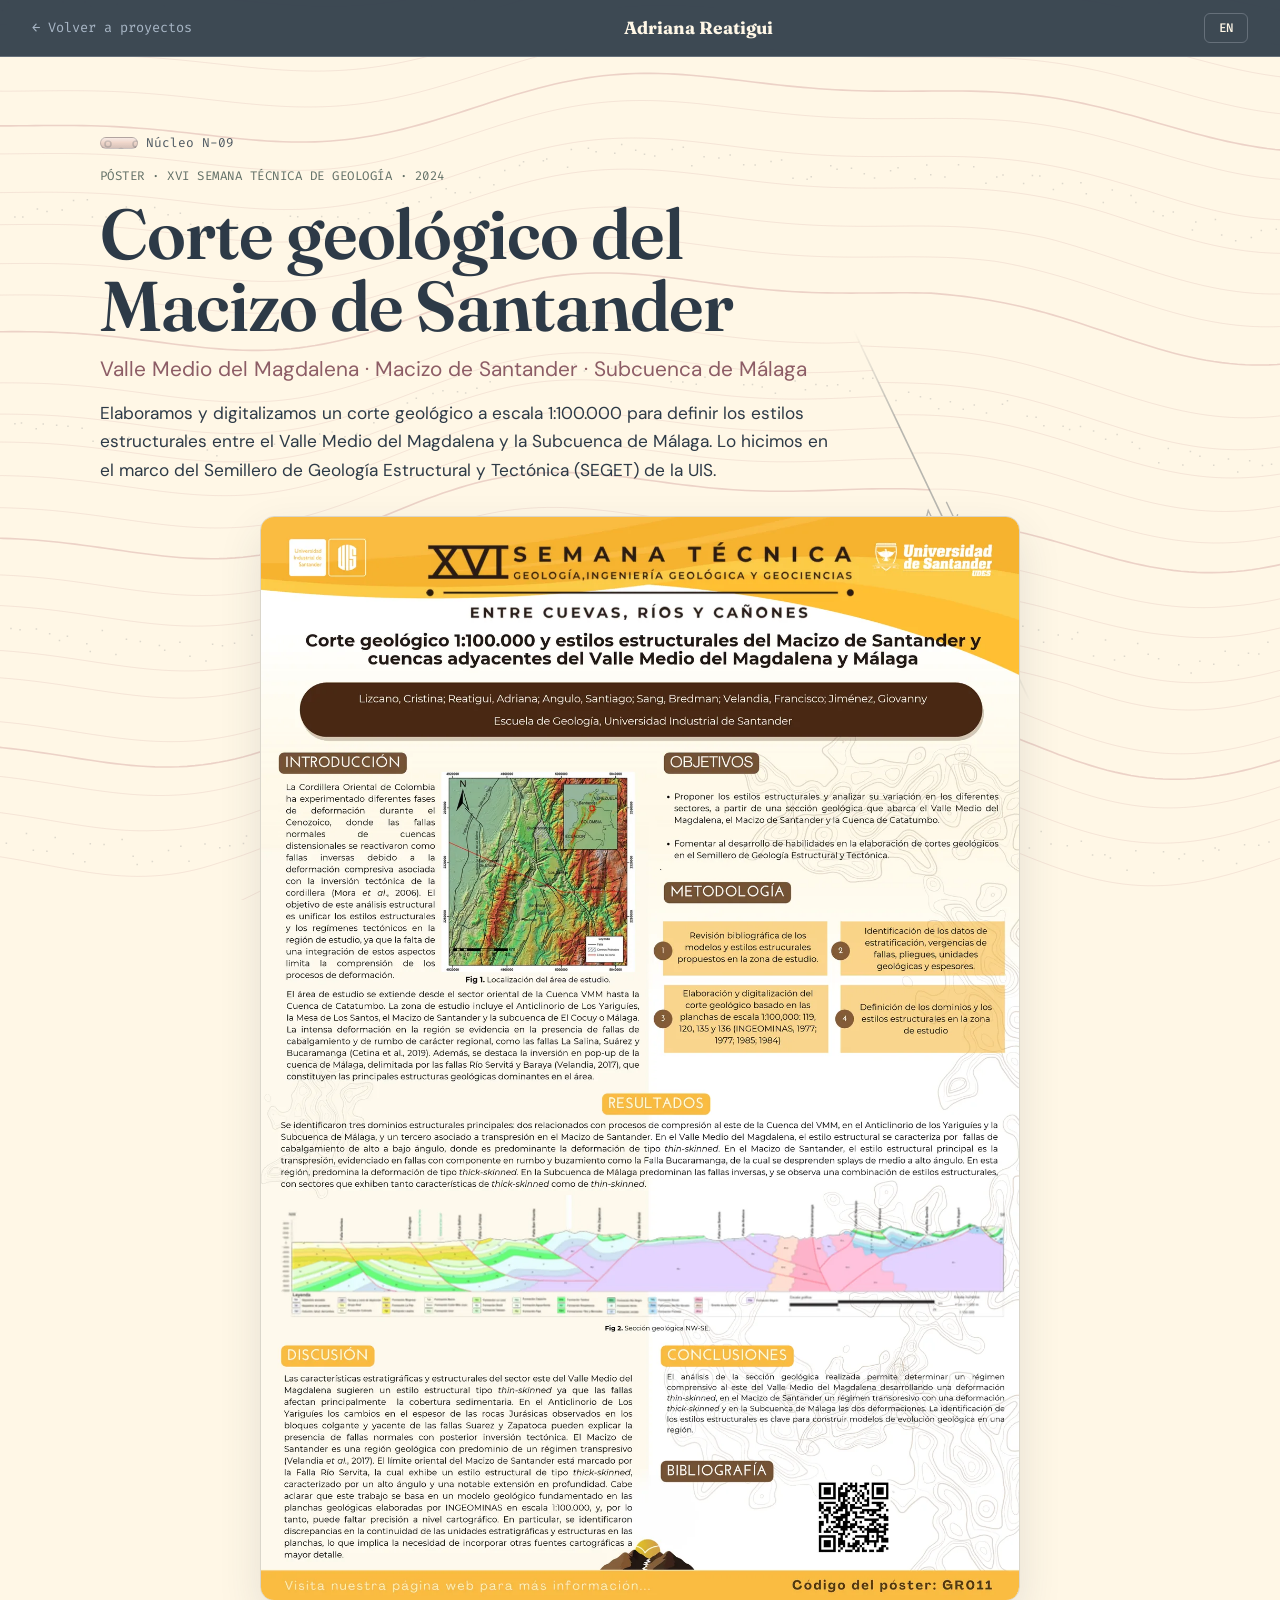
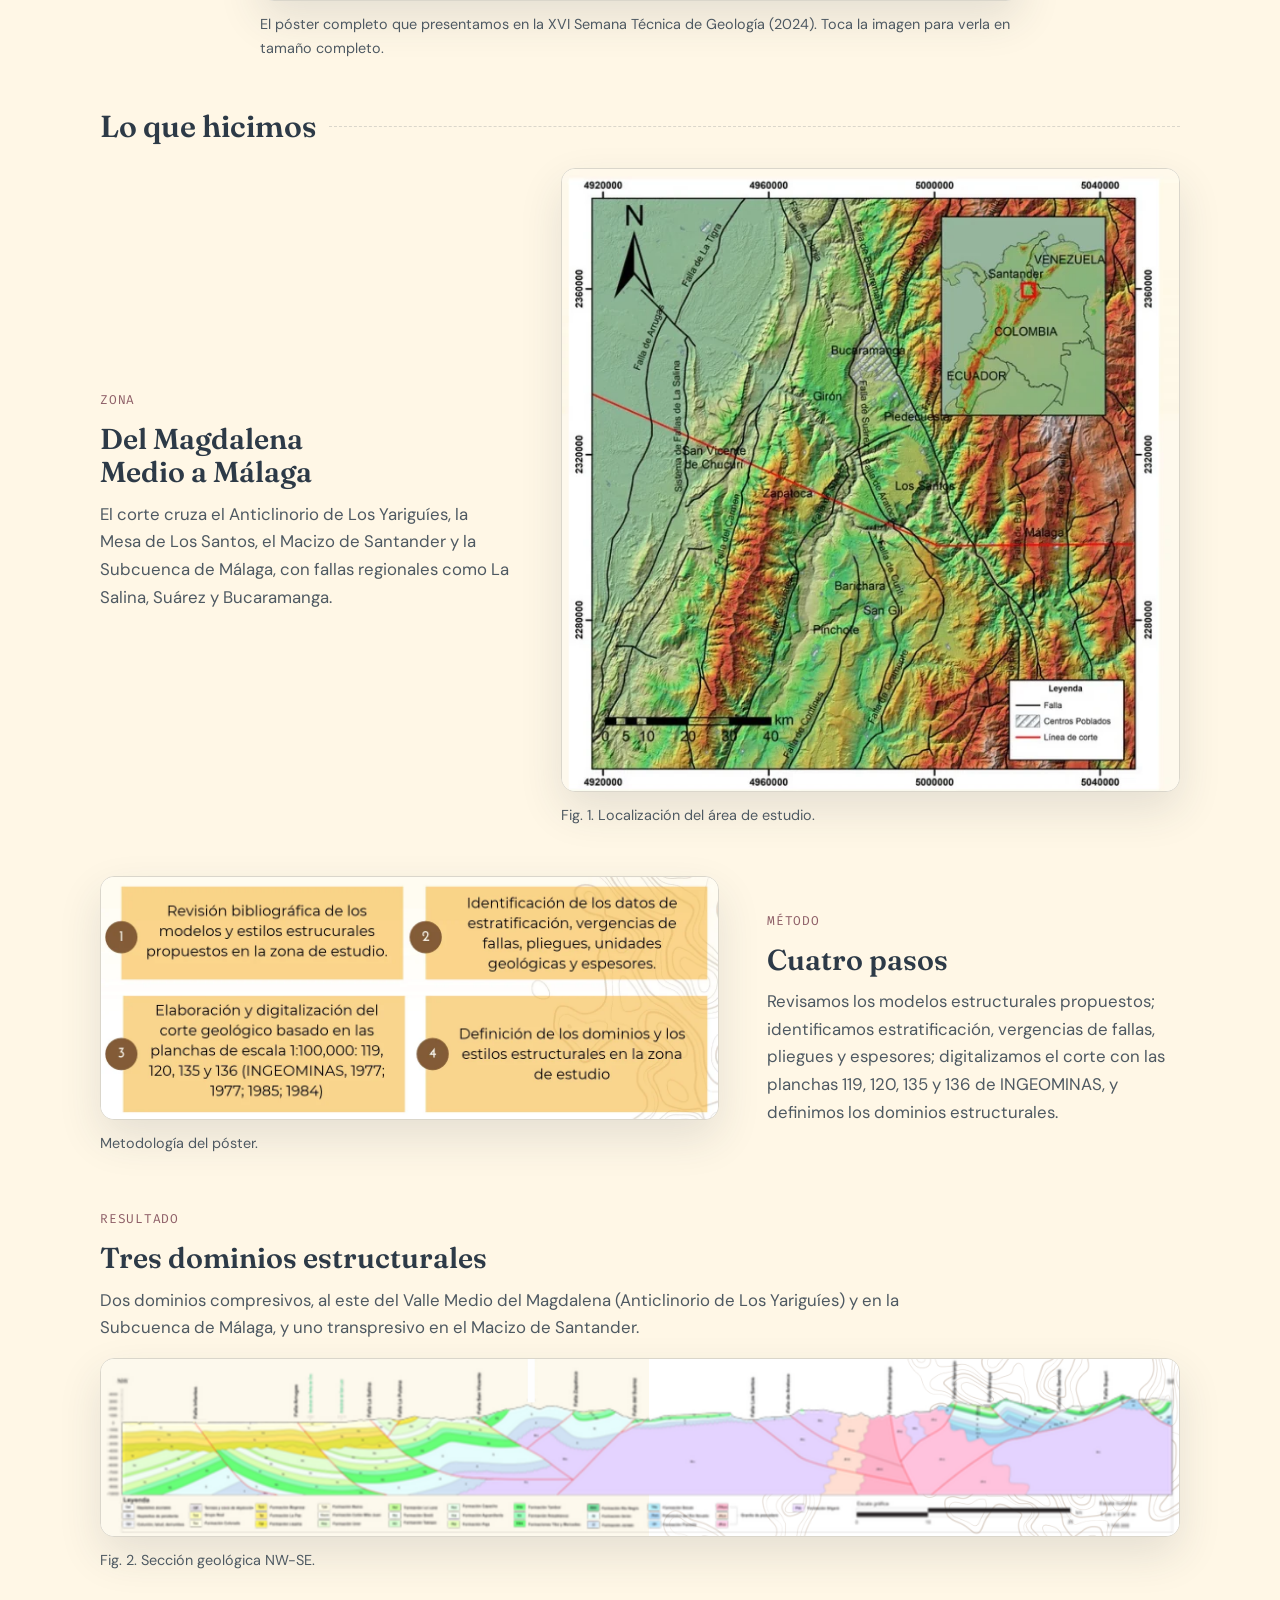
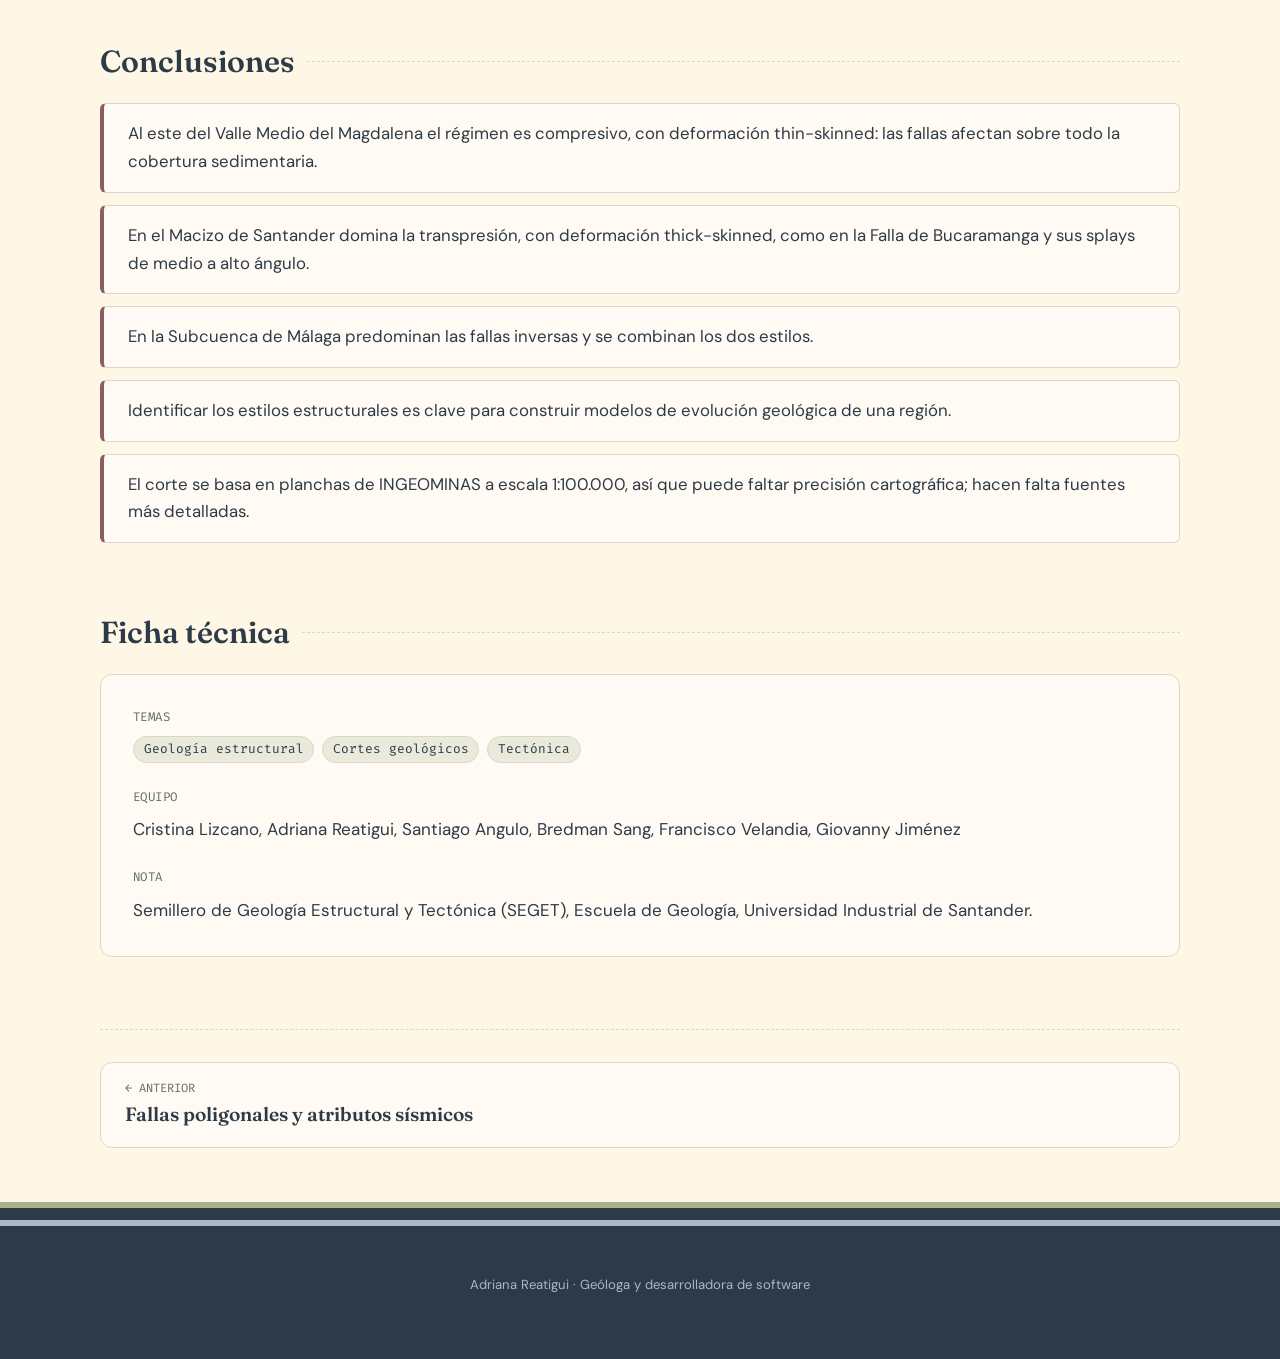
<file: proyectos/poster-corte-santander.html>
<!DOCTYPE html>
<!-- Generado por tools/build_cases.py a partir de tools/cases/poster-corte-santander.json: edita el JSON, no este archivo -->
<html lang="es" data-motion="on" data-title-es="Corte geológico del Macizo de Santander · Adriana Reatigui" data-title-en="Geological cross-section of the Santander Massif · Adriana Reatigui">

<head>
  <meta charset="UTF-8">
  <meta name="viewport" content="width=device-width, initial-scale=1.0, viewport-fit=cover">
  <meta name="color-scheme" content="light">
  <meta name="theme-color" content="#2d3a47">
  <title>Corte geológico del Macizo de Santander · Adriana Reatigui</title>
  <meta name="description" content="Elaboramos y digitalizamos un corte geológico a escala 1:100.000 para definir los estilos estructurales entre el Valle Medio del Magdalena y la Subcuenca de Málaga. Lo hicimos en el marco del Semillero de Geología Estructural y Tectónica (SEGET) de la UIS.">
  <link rel="icon" href="../assets/favicon.svg" type="image/svg+xml">
  <link rel="preconnect" href="https://fonts.googleapis.com">
  <link rel="preconnect" href="https://fonts.gstatic.com" crossorigin>
  <link rel="stylesheet" href="https://fonts.googleapis.com/css2?family=DM+Sans:opsz,wght@9..40,400..700&amp;family=Fira+Code:wght@400..500&amp;family=Fraunces:ital,opsz,wght@0,9..144,500..700;1,9..144,500&amp;display=swap">
  <link rel="stylesheet" href="../css/tokens.css">
  <link rel="stylesheet" href="../css/base.css">
  <link rel="stylesheet" href="../css/case.css">
  <script>
    // Idioma elegido en el portafolio, antes de pintar la página (js/case.js hace el resto)
    try {
      if (/[?&]lang=en\b/.test(location.search) || (!/[?&]lang=es\b/.test(location.search) && localStorage.getItem('portafolio:idioma') === 'en')) document.documentElement.lang = 'en';
    } catch (error) {
      // Sin almacenamiento: queda en español
    }
  </script>
  <script type="module" src="../js/case.js"></script>
</head>

<body>
  <a class="skip-link" href="#contenido"><span lang="es">Saltar al contenido</span><span lang="en">Skip to content</span></a>

  <header class="header case-header theme-dark">
    <div class="header__bar">
      <a class="case-back" href="../index.html#proyectos"><span aria-hidden="true">←</span> <span lang="es">Volver a proyectos</span><span lang="en">Back to projects</span></a>
      <a class="header__brand" href="../index.html">Adriana Reatigui</a>
      <button class="lang-toggle" type="button" aria-label="Ver la página en inglés">EN</button>
    </div>
  </header>

  <main class="case case--showcase" id="contenido">
    <div class="case__inner">
      <header class="show-hero">
        <span class="case-hero__id"><span class="case-hero2__core" data-litho="conglomerate" aria-hidden="true"></span><span lang="es">Núcleo N-09</span><span lang="en">Core N-09</span></span>
        <p class="case-hero__eyebrow" lang="es">Póster · XVI Semana Técnica de Geología · 2024</p><p class="case-hero__eyebrow" lang="en">Poster · 16th Geology Technical Week · 2024</p>
        <h1 class="show-hero__title"><span lang="es">Corte geológico del Macizo de Santander</span><span lang="en">Geological cross-section of the Santander Massif</span></h1>
        <p class="show-hero__subtitle" lang="es">Valle Medio del Magdalena · Macizo de Santander · Subcuenca de Málaga</p><p class="show-hero__subtitle" lang="en">Middle Magdalena Valley · Santander Massif · Málaga Sub-basin</p>
        <p class="show-hero__intro" lang="es">Elaboramos y digitalizamos un corte geológico a escala 1:100.000 para definir los estilos estructurales entre el Valle Medio del Magdalena y la Subcuenca de Málaga. Lo hicimos en el marco del Semillero de Geología Estructural y Tectónica (SEGET) de la UIS.</p><p class="show-hero__intro" lang="en">We built and digitized a 1:100,000 geological cross-section to define the structural styles between the Middle Magdalena Valley and the Málaga Sub-basin. We did it as part of the Structural Geology and Tectonics student research group (SEGET) at UIS.</p>
      </header>
      <figure class="show-media show-media--portrait"><a href="../assets/img/casos/corte-poster-grande.webp" target="_blank" rel="noopener"><img src="../assets/img/casos/corte-poster.webp" alt="Póster completo: Corte geológico 1:100.000 y estilos estructurales del Macizo de Santander y cuencas adyacentes del Valle Medio del Magdalena y Málaga" data-alt-es="Póster completo: Corte geológico 1:100.000 y estilos estructurales del Macizo de Santander y cuencas adyacentes del Valle Medio del Magdalena y Málaga" data-alt-en="Full poster: 1:100,000 geological cross-section and structural styles of the Santander Massif and the adjacent Middle Magdalena Valley and Málaga basins" loading="lazy" decoding="async"></a><figcaption><span lang="es">El póster completo que presentamos en la XVI Semana Técnica de Geología (2024). Toca la imagen para verla en tamaño completo.</span><span lang="en">The full poster we presented at the 16th Geology Technical Week (2024). Tap the image to see it full size.</span></figcaption></figure>

      <section class="case-section" aria-labelledby="blocks">
        <h2 class="case-section__title" id="blocks"><span lang="es">Lo que hicimos</span><span lang="en">What we did</span></h2>
        <article class="show-block"><div class="show-block__text"><span class="show-block__step"><span lang="es">Zona</span><span lang="en">Area</span></span><h3 class="show-block__title"><span lang="es">Del Magdalena Medio a Málaga</span><span lang="en">From the Middle Magdalena to Málaga</span></h3><p lang="es">El corte cruza el Anticlinorio de Los Yariguíes, la Mesa de Los Santos, el Macizo de Santander y la Subcuenca de Málaga, con fallas regionales como La Salina, Suárez y Bucaramanga.</p><p lang="en">The section crosses the Los Yariguíes Anticlinorium, the Mesa de Los Santos, the Santander Massif and the Málaga Sub-basin, with regional faults such as La Salina, Suárez and Bucaramanga.</p></div><figure class="show-media"><a href="../assets/img/casos/corte-localizacion.webp" target="_blank" rel="noopener"><img src="../assets/img/casos/corte-localizacion.webp" alt="Mapa de relieve de Santander con las fallas principales y la línea del corte en rojo" data-alt-es="Mapa de relieve de Santander con las fallas principales y la línea del corte en rojo" data-alt-en="Relief map of Santander with the main faults and the section line in red" loading="lazy" decoding="async"></a><figcaption><span lang="es">Fig. 1. Localización del área de estudio.</span><span lang="en">Fig. 1. Location of the study area.</span></figcaption></figure></article>
        <article class="show-block show-block--flip"><div class="show-block__text"><span class="show-block__step"><span lang="es">Método</span><span lang="en">Method</span></span><h3 class="show-block__title"><span lang="es">Cuatro pasos</span><span lang="en">Four steps</span></h3><p lang="es">Revisamos los modelos estructurales propuestos; identificamos estratificación, vergencias de fallas, pliegues y espesores; digitalizamos el corte con las planchas 119, 120, 135 y 136 de INGEOMINAS, y definimos los dominios estructurales.</p><p lang="en">We reviewed the proposed structural models; identified bedding, fault vergence, folds and thicknesses; digitized the section from INGEOMINAS sheets 119, 120, 135 and 136; and defined the structural domains.</p></div><figure class="show-media"><a href="../assets/img/casos/corte-metodologia.webp" target="_blank" rel="noopener"><img src="../assets/img/casos/corte-metodologia.webp" alt="Los cuatro pasos de la metodología" data-alt-es="Los cuatro pasos de la metodología" data-alt-en="The four steps of the methodology" loading="lazy" decoding="async"></a><figcaption><span lang="es">Metodología del póster.</span><span lang="en">The poster&#x27;s methodology.</span></figcaption></figure></article>
        <article class="show-block show-block--wide"><div class="show-block__text"><span class="show-block__step"><span lang="es">Resultado</span><span lang="en">Result</span></span><h3 class="show-block__title"><span lang="es">Tres dominios estructurales</span><span lang="en">Three structural domains</span></h3><p lang="es">Dos dominios compresivos, al este del Valle Medio del Magdalena (Anticlinorio de Los Yariguíes) y en la Subcuenca de Málaga, y uno transpresivo en el Macizo de Santander.</p><p lang="en">Two compressional domains, east of the Middle Magdalena Valley (Los Yariguíes Anticlinorium) and in the Málaga Sub-basin, and one transpressional domain in the Santander Massif.</p></div><figure class="show-media"><div class="show-media__frame"><img src="../assets/img/casos/corte-seccion.webp" alt="Sección geológica NW-SE con las unidades y las fallas, del Valle Medio del Magdalena a Málaga" data-alt-es="Sección geológica NW-SE con las unidades y las fallas, del Valle Medio del Magdalena a Málaga" data-alt-en="NW–SE geological section with the units and faults, from the Middle Magdalena Valley to Málaga" loading="lazy" decoding="async"></div><figcaption><span lang="es">Fig. 2. Sección geológica NW-SE.</span><span lang="en">Fig. 2. NW–SE geological section.</span></figcaption></figure></article>
      </section>
      <section class="case-section" aria-labelledby="results">
        <h2 class="case-section__title" id="results"><span lang="es">Conclusiones</span><span lang="en">Conclusions</span></h2>
        <ul class="show-results" lang="es"><li>Al este del Valle Medio del Magdalena el régimen es compresivo, con deformación thin-skinned: las fallas afectan sobre todo la cobertura sedimentaria.</li><li>En el Macizo de Santander domina la transpresión, con deformación thick-skinned, como en la Falla de Bucaramanga y sus splays de medio a alto ángulo.</li><li>En la Subcuenca de Málaga predominan las fallas inversas y se combinan los dos estilos.</li><li>Identificar los estilos estructurales es clave para construir modelos de evolución geológica de una región.</li><li>El corte se basa en planchas de INGEOMINAS a escala 1:100.000, así que puede faltar precisión cartográfica; hacen falta fuentes más detalladas.</li></ul><ul class="show-results" lang="en"><li>East of the Middle Magdalena Valley the regime is compressional, with thin-skinned deformation: the faults mostly affect the sedimentary cover.</li><li>In the Santander Massif transpression dominates, with thick-skinned deformation, as in the Bucaramanga Fault and its medium- to high-angle splays.</li><li>In the Málaga Sub-basin reverse faults predominate and both styles combine.</li><li>Identifying the structural styles is key to building models of a region&#x27;s geological evolution.</li><li>The section is based on 1:100,000 INGEOMINAS sheets, so it may lack cartographic precision; more detailed sources are needed.</li></ul>
      </section>
      <section class="case-section" aria-labelledby="facts">
        <h2 class="case-section__title" id="facts"><span lang="es">Ficha técnica</span><span lang="en">Project details</span></h2>
        <dl class="case-facts">
          <div><dt><span lang="es">Temas</span><span lang="en">Topics</span></dt><dd><ul class="chips"><li class="chip"><span lang="es">Geología estructural</span><span lang="en">Structural geology</span></li><li class="chip"><span lang="es">Cortes geológicos</span><span lang="en">Geological cross-sections</span></li><li class="chip"><span lang="es">Tectónica</span><span lang="en">Tectonics</span></li></ul></dd></div>
          <div><dt><span lang="es">Equipo</span><span lang="en">Team</span></dt><dd>Cristina Lizcano, Adriana Reatigui, Santiago Angulo, Bredman Sang, Francisco Velandia, Giovanny Jiménez</dd></div>
          <div><dt><span lang="es">Nota</span><span lang="en">Note</span></dt><dd><span lang="es">Semillero de Geología Estructural y Tectónica (SEGET), Escuela de Geología, Universidad Industrial de Santander.</span><span lang="en">Structural Geology and Tectonics student research group (SEGET), School of Geology, Universidad Industrial de Santander.</span></dd></div>
        </dl>
      </section>
      <nav class="case-pager" aria-label="Otros proyectos">
        <a class="case-pager__link case-pager__link--prev" href="poster-fallas-poligonales.html"><span class="case-pager__hint"><span lang="es">← Anterior</span><span lang="en">← Previous</span></span><span class="case-pager__name"><span lang="es">Fallas poligonales y atributos sísmicos</span><span lang="en">Polygonal faults and seismic attributes</span></span></a>
      </nav>
    </div>
  </main>

  <footer class="footer theme-dark">
    <p class="footer__credits">Adriana Reatigui · <span lang="es">Geóloga y desarrolladora de software</span><span lang="en">Geologist and software developer</span></p>
  </footer>

  <!-- Fondo animado: corte geológico (fx/cross-section.js) -->
  <canvas class="cross-section" id="cross-section" aria-hidden="true"></canvas>
</body>

</html>
</file>
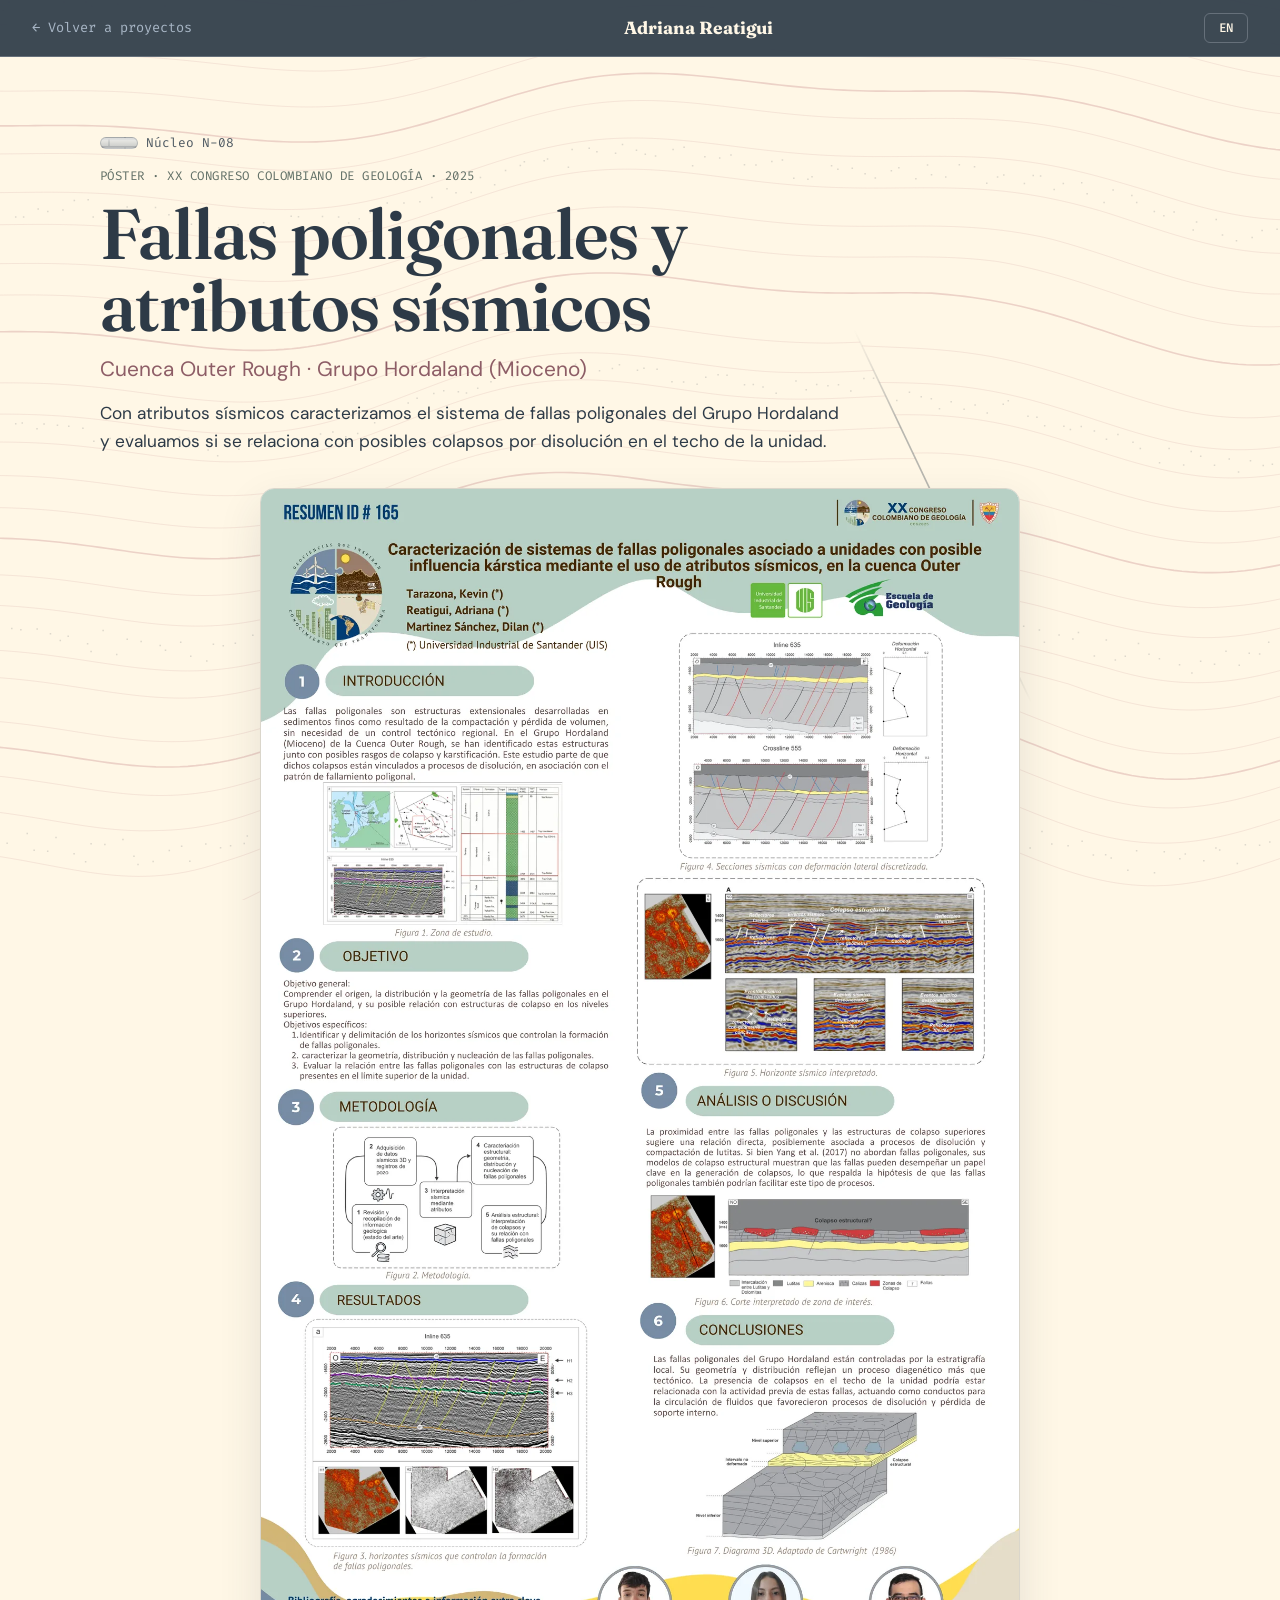
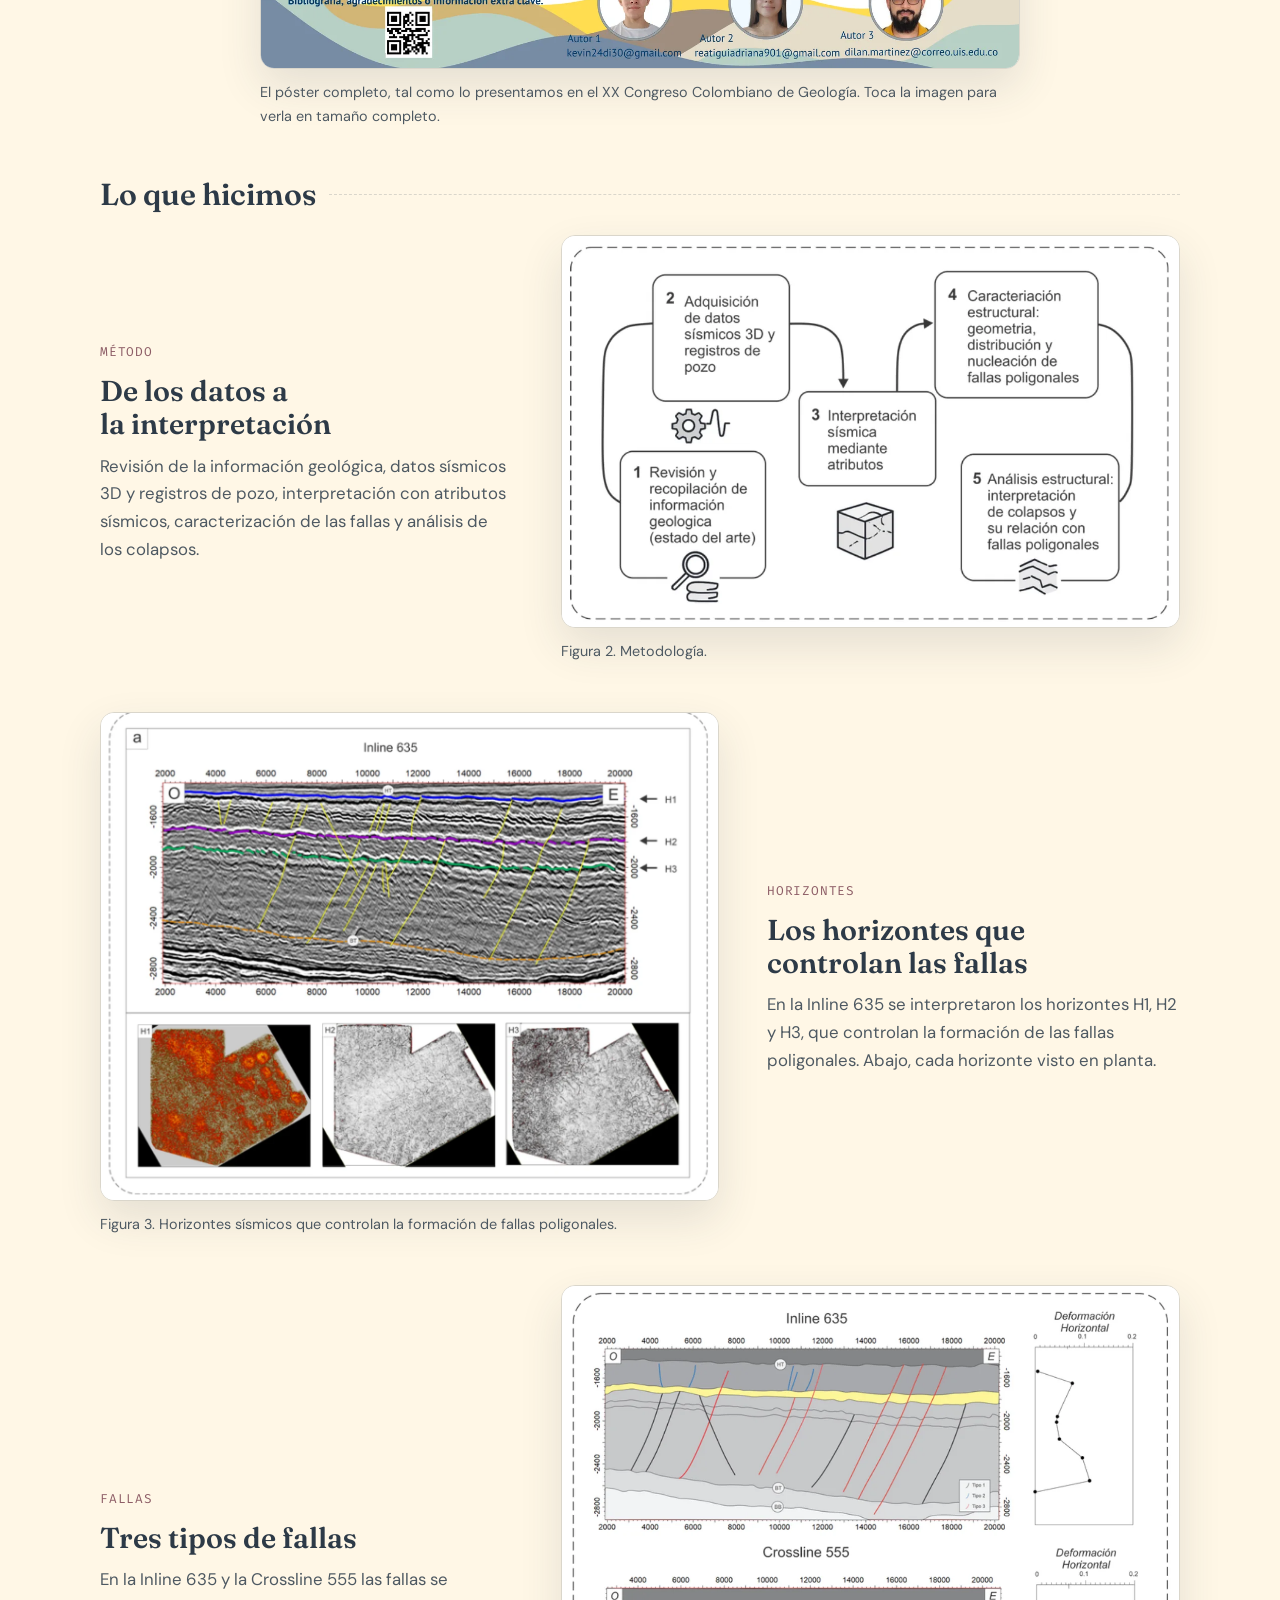
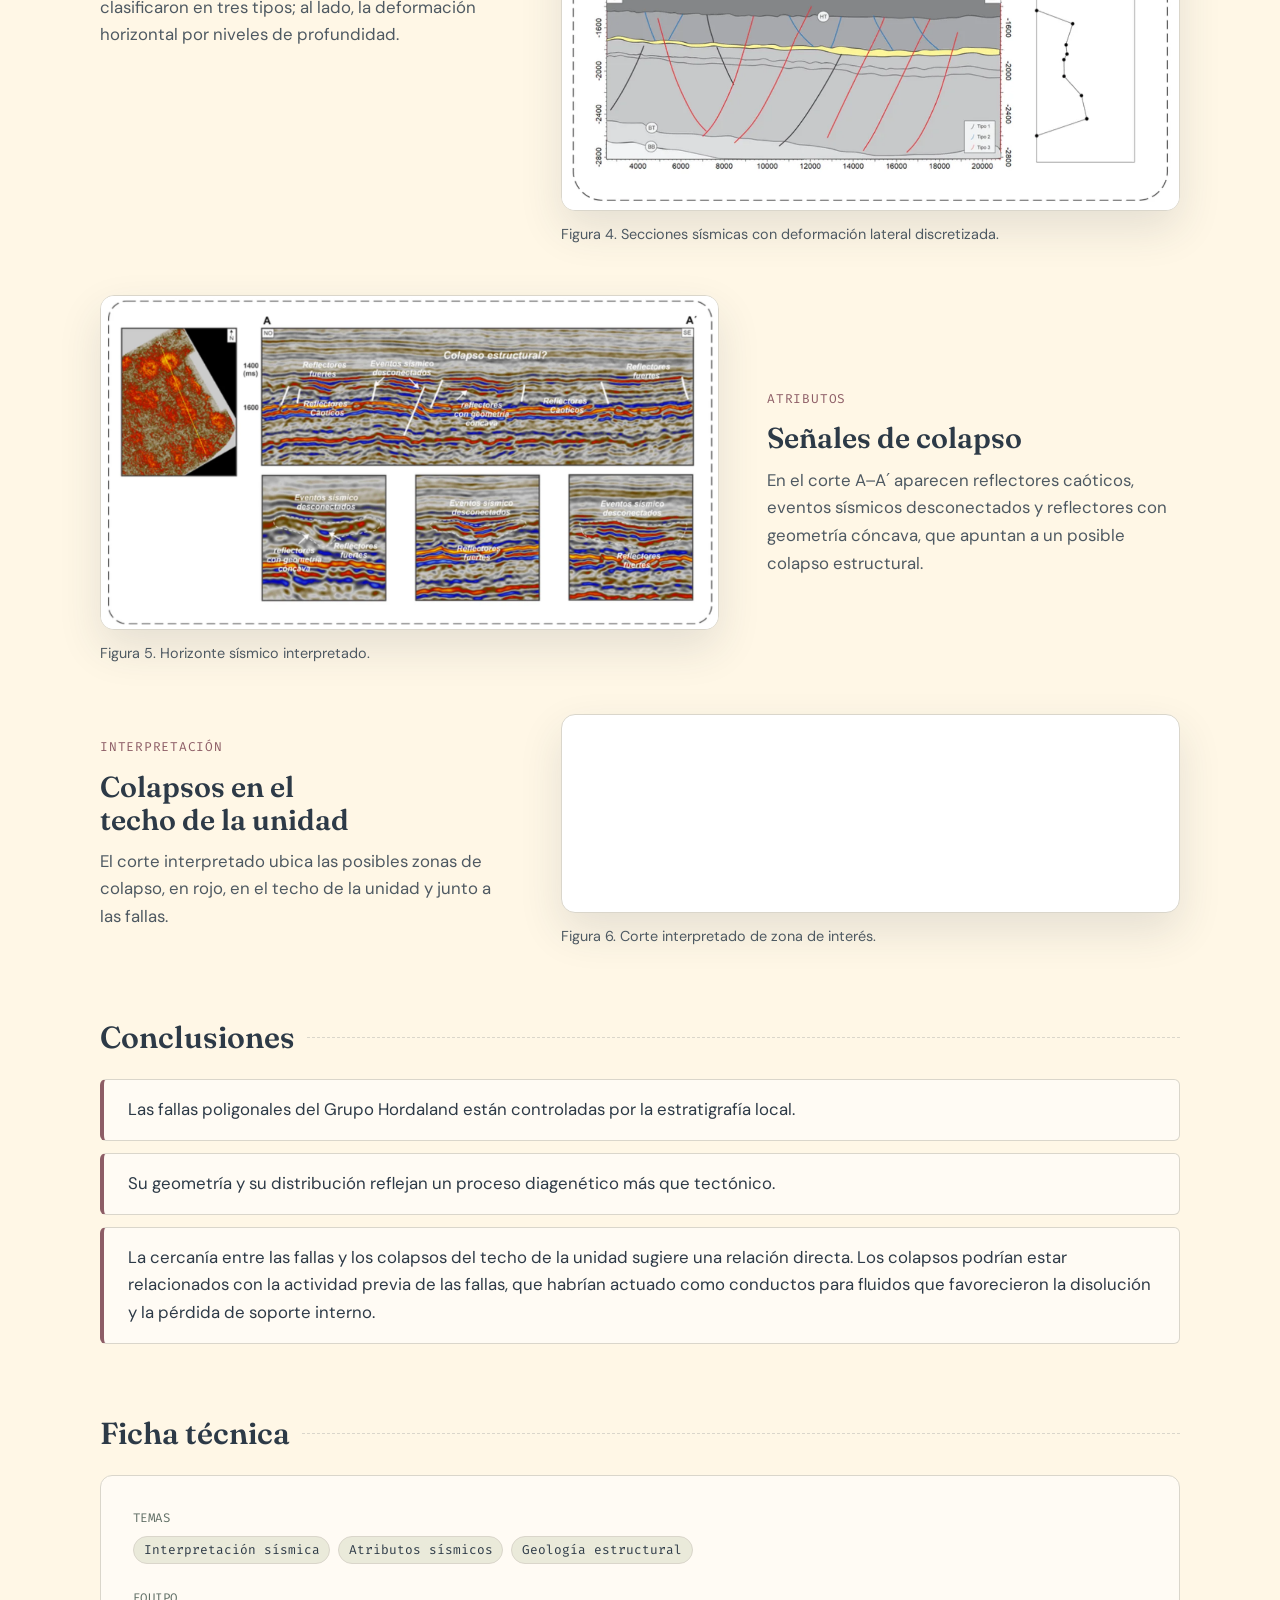
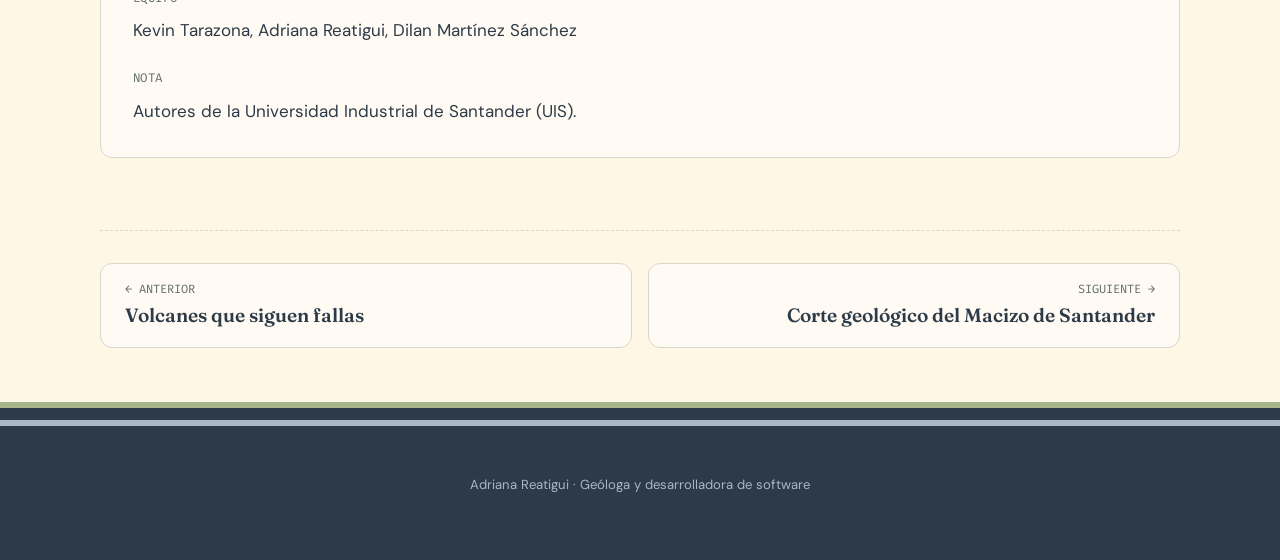
<file: proyectos/poster-fallas-poligonales.html>
<!DOCTYPE html>
<!-- Generado por tools/build_cases.py a partir de tools/cases/poster-fallas-poligonales.json: edita el JSON, no este archivo -->
<html lang="es" data-motion="on" data-title-es="Fallas poligonales y atributos sísmicos · Adriana Reatigui" data-title-en="Polygonal faults and seismic attributes · Adriana Reatigui">

<head>
  <meta charset="UTF-8">
  <meta name="viewport" content="width=device-width, initial-scale=1.0, viewport-fit=cover">
  <meta name="color-scheme" content="light">
  <meta name="theme-color" content="#2d3a47">
  <title>Fallas poligonales y atributos sísmicos · Adriana Reatigui</title>
  <meta name="description" content="Con atributos sísmicos caracterizamos el sistema de fallas poligonales del Grupo Hordaland y evaluamos si se relaciona con posibles colapsos por disolución en el techo de la unidad.">
  <link rel="icon" href="../assets/favicon.svg" type="image/svg+xml">
  <link rel="preconnect" href="https://fonts.googleapis.com">
  <link rel="preconnect" href="https://fonts.gstatic.com" crossorigin>
  <link rel="stylesheet" href="https://fonts.googleapis.com/css2?family=DM+Sans:opsz,wght@9..40,400..700&amp;family=Fira+Code:wght@400..500&amp;family=Fraunces:ital,opsz,wght@0,9..144,500..700;1,9..144,500&amp;display=swap">
  <link rel="stylesheet" href="../css/tokens.css">
  <link rel="stylesheet" href="../css/base.css">
  <link rel="stylesheet" href="../css/case.css">
  <script>
    // Idioma elegido en el portafolio, antes de pintar la página (js/case.js hace el resto)
    try {
      if (/[?&]lang=en\b/.test(location.search) || (!/[?&]lang=es\b/.test(location.search) && localStorage.getItem('portafolio:idioma') === 'en')) document.documentElement.lang = 'en';
    } catch (error) {
      // Sin almacenamiento: queda en español
    }
  </script>
  <script type="module" src="../js/case.js"></script>
</head>

<body>
  <a class="skip-link" href="#contenido"><span lang="es">Saltar al contenido</span><span lang="en">Skip to content</span></a>

  <header class="header case-header theme-dark">
    <div class="header__bar">
      <a class="case-back" href="../index.html#proyectos"><span aria-hidden="true">←</span> <span lang="es">Volver a proyectos</span><span lang="en">Back to projects</span></a>
      <a class="header__brand" href="../index.html">Adriana Reatigui</a>
      <button class="lang-toggle" type="button" aria-label="Ver la página en inglés">EN</button>
    </div>
  </header>

  <main class="case case--showcase" id="contenido">
    <div class="case__inner">
      <header class="show-hero">
        <span class="case-hero__id"><span class="case-hero2__core" data-litho="limestone" aria-hidden="true"></span><span lang="es">Núcleo N-08</span><span lang="en">Core N-08</span></span>
        <p class="case-hero__eyebrow" lang="es">Póster · XX Congreso Colombiano de Geología · 2025</p><p class="case-hero__eyebrow" lang="en">Poster · 20th Colombian Geological Congress · 2025</p>
        <h1 class="show-hero__title"><span lang="es">Fallas poligonales y atributos sísmicos</span><span lang="en">Polygonal faults and seismic attributes</span></h1>
        <p class="show-hero__subtitle" lang="es">Cuenca Outer Rough · Grupo Hordaland (Mioceno)</p><p class="show-hero__subtitle" lang="en">Outer Rough Basin · Hordaland Group (Miocene)</p>
        <p class="show-hero__intro" lang="es">Con atributos sísmicos caracterizamos el sistema de fallas poligonales del Grupo Hordaland y evaluamos si se relaciona con posibles colapsos por disolución en el techo de la unidad.</p><p class="show-hero__intro" lang="en">Using seismic attributes, we characterized the polygonal fault system of the Hordaland Group and assessed whether it is related to possible dissolution collapses at the top of the unit.</p>
      </header>
      <figure class="show-media show-media--portrait"><a href="../assets/img/casos/poster-ccg2025-grande.webp" target="_blank" rel="noopener"><img src="../assets/img/casos/poster-ccg2025.webp" alt="Póster completo: Caracterización de sistemas de fallas poligonales asociado a unidades con posible influencia kárstica mediante el uso de atributos sísmicos, en la cuenca Outer Rough" data-alt-es="Póster completo: Caracterización de sistemas de fallas poligonales asociado a unidades con posible influencia kárstica mediante el uso de atributos sísmicos, en la cuenca Outer Rough" data-alt-en="Full poster: Characterization of polygonal fault systems associated with units with possible karst influence using seismic attributes, in the Outer Rough Basin" loading="lazy" decoding="async"></a><figcaption><span lang="es">El póster completo, tal como lo presentamos en el XX Congreso Colombiano de Geología. Toca la imagen para verla en tamaño completo.</span><span lang="en">The full poster, as we presented it at the 20th Colombian Geological Congress. Tap the image to see it full size.</span></figcaption></figure>

      <section class="case-section" aria-labelledby="blocks">
        <h2 class="case-section__title" id="blocks"><span lang="es">Lo que hicimos</span><span lang="en">What we did</span></h2>
        <article class="show-block"><div class="show-block__text"><span class="show-block__step"><span lang="es">Método</span><span lang="en">Method</span></span><h3 class="show-block__title"><span lang="es">De los datos a la interpretación</span><span lang="en">From data to interpretation</span></h3><p lang="es">Revisión de la información geológica, datos sísmicos 3D y registros de pozo, interpretación con atributos sísmicos, caracterización de las fallas y análisis de los colapsos.</p><p lang="en">A review of the geological information, 3D seismic data and well logs, interpretation with seismic attributes, characterization of the faults, and analysis of the collapses.</p></div><figure class="show-media"><a href="../assets/img/casos/poster-metodologia.webp" target="_blank" rel="noopener"><img src="../assets/img/casos/poster-metodologia.webp" alt="Diagrama de los cinco pasos de la metodología" data-alt-es="Diagrama de los cinco pasos de la metodología" data-alt-en="Diagram of the five steps of the methodology" loading="lazy" decoding="async"></a><figcaption><span lang="es">Figura 2. Metodología.</span><span lang="en">Figure 2. Methodology.</span></figcaption></figure></article>
        <article class="show-block show-block--flip"><div class="show-block__text"><span class="show-block__step"><span lang="es">Horizontes</span><span lang="en">Horizons</span></span><h3 class="show-block__title"><span lang="es">Los horizontes que controlan las fallas</span><span lang="en">The horizons that control the faults</span></h3><p lang="es">En la Inline 635 se interpretaron los horizontes H1, H2 y H3, que controlan la formación de las fallas poligonales. Abajo, cada horizonte visto en planta.</p><p lang="en">Horizons H1, H2 and H3, which control the formation of the polygonal faults, were interpreted on Inline 635. Below, each horizon in map view.</p></div><figure class="show-media"><a href="../assets/img/casos/poster-horizontes.webp" target="_blank" rel="noopener"><img src="../assets/img/casos/poster-horizontes.webp" alt="Inline 635 con los horizontes H1, H2 y H3, y los tres horizontes en planta" data-alt-es="Inline 635 con los horizontes H1, H2 y H3, y los tres horizontes en planta" data-alt-en="Inline 635 with horizons H1, H2 and H3, and the three horizons in map view" loading="lazy" decoding="async"></a><figcaption><span lang="es">Figura 3. Horizontes sísmicos que controlan la formación de fallas poligonales.</span><span lang="en">Figure 3. Seismic horizons that control the formation of polygonal faults.</span></figcaption></figure></article>
        <article class="show-block"><div class="show-block__text"><span class="show-block__step"><span lang="es">Fallas</span><span lang="en">Faults</span></span><h3 class="show-block__title"><span lang="es">Tres tipos de fallas</span><span lang="en">Three fault types</span></h3><p lang="es">En la Inline 635 y la Crossline 555 las fallas se clasificaron en tres tipos; al lado, la deformación horizontal por niveles de profundidad.</p><p lang="en">On Inline 635 and Crossline 555 the faults were classified into three types; beside them, the horizontal strain by depth level.</p></div><figure class="show-media"><a href="../assets/img/casos/poster-secciones.webp" target="_blank" rel="noopener"><img src="../assets/img/casos/poster-secciones.webp" alt="Inline 635 y Crossline 555 con fallas de tres tipos y su deformación horizontal" data-alt-es="Inline 635 y Crossline 555 con fallas de tres tipos y su deformación horizontal" data-alt-en="Inline 635 and Crossline 555 with three fault types and their horizontal strain" loading="lazy" decoding="async"></a><figcaption><span lang="es">Figura 4. Secciones sísmicas con deformación lateral discretizada.</span><span lang="en">Figure 4. Seismic sections with discretized lateral strain.</span></figcaption></figure></article>
        <article class="show-block show-block--flip"><div class="show-block__text"><span class="show-block__step"><span lang="es">Atributos</span><span lang="en">Attributes</span></span><h3 class="show-block__title"><span lang="es">Señales de colapso</span><span lang="en">Signs of collapse</span></h3><p lang="es">En el corte A–A′ aparecen reflectores caóticos, eventos sísmicos desconectados y reflectores con geometría cóncava, que apuntan a un posible colapso estructural.</p><p lang="en">Section A–A′ shows chaotic reflectors, disconnected seismic events and reflectors with concave geometry, which point to a possible structural collapse.</p></div><figure class="show-media"><a href="../assets/img/casos/poster-atributos.webp" target="_blank" rel="noopener"><img src="../assets/img/casos/poster-atributos.webp" alt="Mapa del horizonte con la línea A–A′ y el corte A–A′ con reflectores caóticos, eventos desconectados y reflectores cóncavos, señalado como posible colapso estructural" data-alt-es="Mapa del horizonte con la línea A–A′ y el corte A–A′ con reflectores caóticos, eventos desconectados y reflectores cóncavos, señalado como posible colapso estructural" data-alt-en="Horizon map with line A–A′ and section A–A′ with chaotic reflectors, disconnected events and concave reflectors, flagged as a possible structural collapse" loading="lazy" decoding="async"></a><figcaption><span lang="es">Figura 5. Horizonte sísmico interpretado.</span><span lang="en">Figure 5. Interpreted seismic horizon.</span></figcaption></figure></article>
        <article class="show-block"><div class="show-block__text"><span class="show-block__step"><span lang="es">Interpretación</span><span lang="en">Interpretation</span></span><h3 class="show-block__title"><span lang="es">Colapsos en el techo de la unidad</span><span lang="en">Collapses at the top of the unit</span></h3><p lang="es">El corte interpretado ubica las posibles zonas de colapso, en rojo, en el techo de la unidad y junto a las fallas.</p><p lang="en">The interpreted section places the possible collapse zones, in red, at the top of the unit and next to the faults.</p></div><figure class="show-media"><a href="../assets/img/casos/poster-colapsos.webp" target="_blank" rel="noopener"><img src="../assets/img/casos/poster-colapsos.webp" alt="Corte interpretado con zonas de colapso en rojo junto a las fallas" data-alt-es="Corte interpretado con zonas de colapso en rojo junto a las fallas" data-alt-en="Interpreted section with collapse zones in red next to the faults" loading="lazy" decoding="async"></a><figcaption><span lang="es">Figura 6. Corte interpretado de zona de interés.</span><span lang="en">Figure 6. Interpreted section of the area of interest.</span></figcaption></figure></article>
      </section>
      <section class="case-section" aria-labelledby="results">
        <h2 class="case-section__title" id="results"><span lang="es">Conclusiones</span><span lang="en">Conclusions</span></h2>
        <ul class="show-results" lang="es"><li>Las fallas poligonales del Grupo Hordaland están controladas por la estratigrafía local.</li><li>Su geometría y su distribución reflejan un proceso diagenético más que tectónico.</li><li>La cercanía entre las fallas y los colapsos del techo de la unidad sugiere una relación directa. Los colapsos podrían estar relacionados con la actividad previa de las fallas, que habrían actuado como conductos para fluidos que favorecieron la disolución y la pérdida de soporte interno.</li></ul><ul class="show-results" lang="en"><li>The polygonal faults of the Hordaland Group are controlled by the local stratigraphy.</li><li>Their geometry and distribution reflect a diagenetic rather than a tectonic process.</li><li>The proximity between the faults and the collapses at the top of the unit suggests a direct relationship. The collapses could be related to earlier fault activity, with the faults acting as conduits for fluids that favored dissolution and the loss of internal support.</li></ul>
      </section>
      <section class="case-section" aria-labelledby="facts">
        <h2 class="case-section__title" id="facts"><span lang="es">Ficha técnica</span><span lang="en">Project details</span></h2>
        <dl class="case-facts">
          <div><dt><span lang="es">Temas</span><span lang="en">Topics</span></dt><dd><ul class="chips"><li class="chip"><span lang="es">Interpretación sísmica</span><span lang="en">Seismic interpretation</span></li><li class="chip"><span lang="es">Atributos sísmicos</span><span lang="en">Seismic attributes</span></li><li class="chip"><span lang="es">Geología estructural</span><span lang="en">Structural geology</span></li></ul></dd></div>
          <div><dt><span lang="es">Equipo</span><span lang="en">Team</span></dt><dd>Kevin Tarazona, Adriana Reatigui, Dilan Martínez Sánchez</dd></div>
          <div><dt><span lang="es">Nota</span><span lang="en">Note</span></dt><dd><span lang="es">Autores de la Universidad Industrial de Santander (UIS).</span><span lang="en">Authors from the Universidad Industrial de Santander (UIS).</span></dd></div>
        </dl>
      </section>
      <nav class="case-pager" aria-label="Otros proyectos">
        <a class="case-pager__link case-pager__link--prev" href="tesis.html"><span class="case-pager__hint"><span lang="es">← Anterior</span><span lang="en">← Previous</span></span><span class="case-pager__name"><span lang="es">Volcanes que siguen fallas</span><span lang="en">Volcanoes that follow faults</span></span></a>
        <a class="case-pager__link case-pager__link--next" href="poster-corte-santander.html"><span class="case-pager__hint"><span lang="es">Siguiente →</span><span lang="en">Next →</span></span><span class="case-pager__name"><span lang="es">Corte geológico del Macizo de Santander</span><span lang="en">Geological cross-section of the Santander Massif</span></span></a>
      </nav>
    </div>
  </main>

  <footer class="footer theme-dark">
    <p class="footer__credits">Adriana Reatigui · <span lang="es">Geóloga y desarrolladora de software</span><span lang="en">Geologist and software developer</span></p>
  </footer>

  <!-- Fondo animado: corte geológico (fx/cross-section.js) -->
  <canvas class="cross-section" id="cross-section" aria-hidden="true"></canvas>
</body>

</html>
</file>
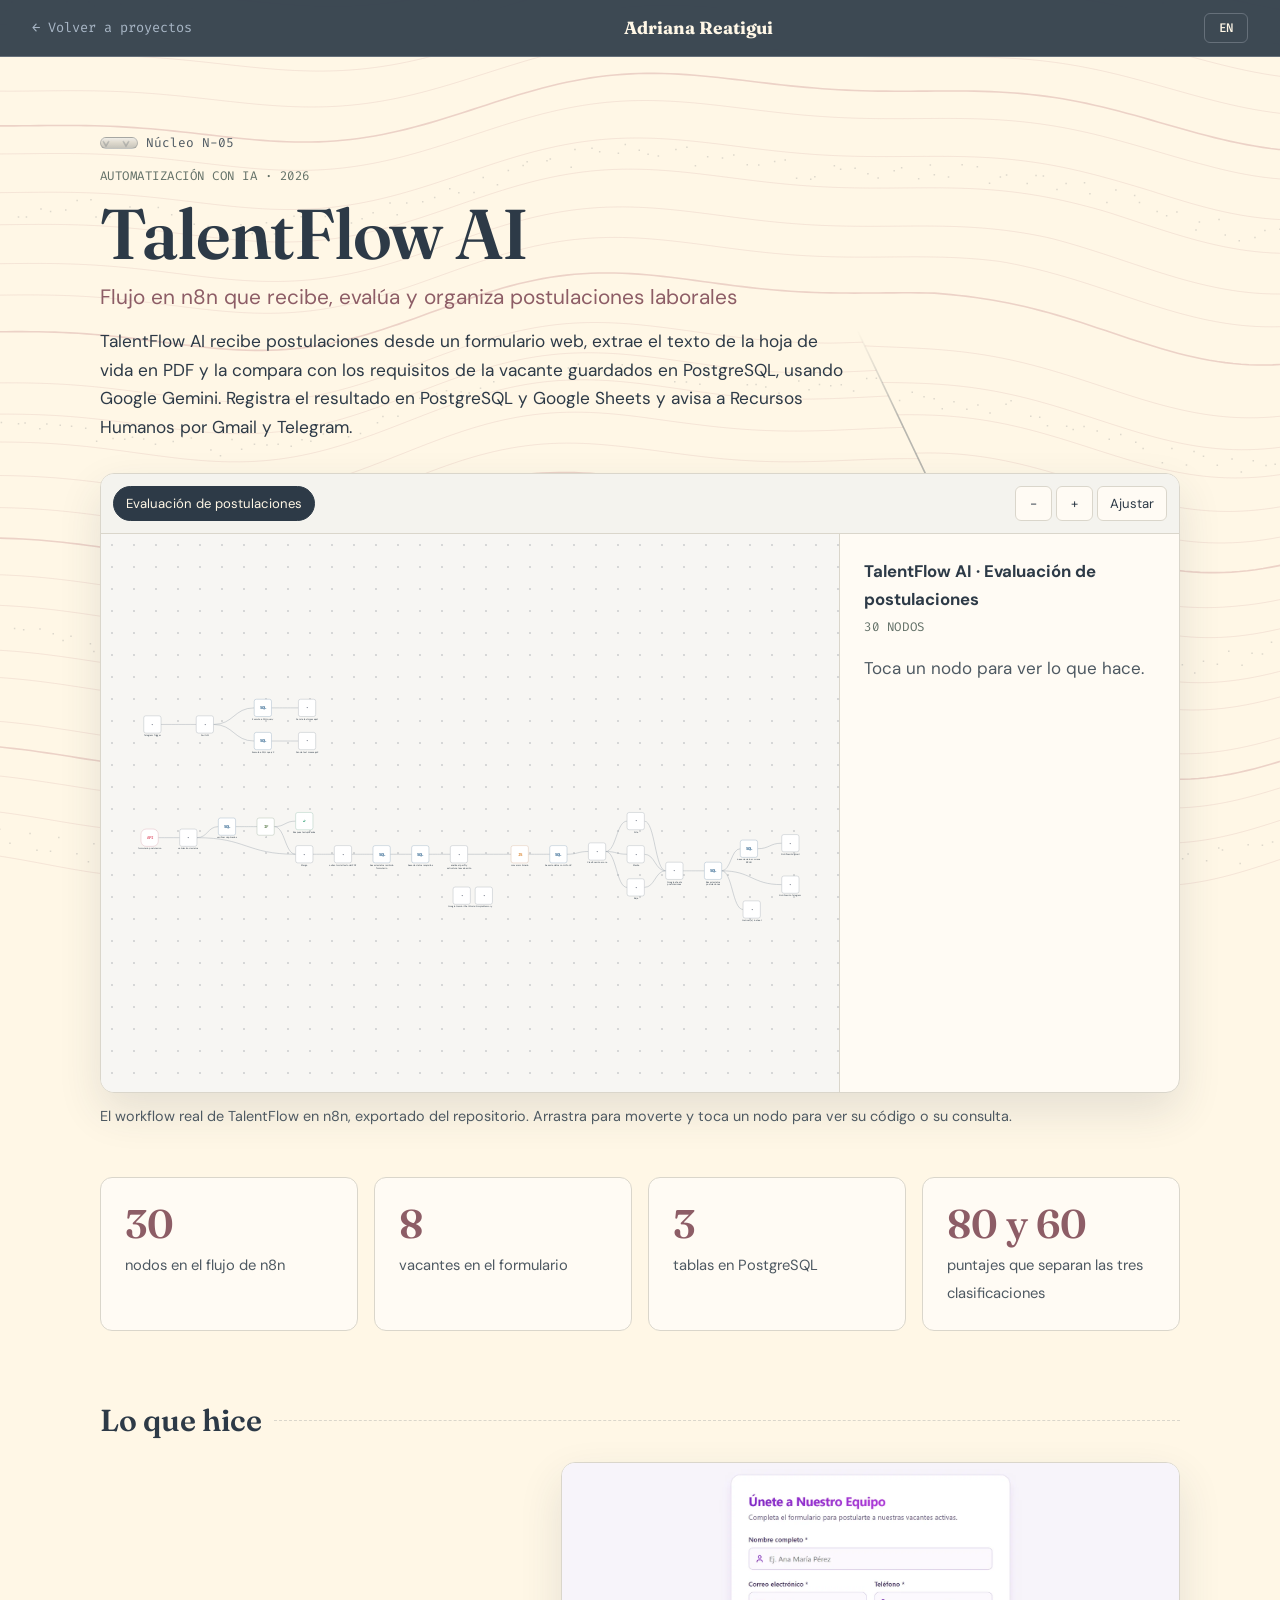
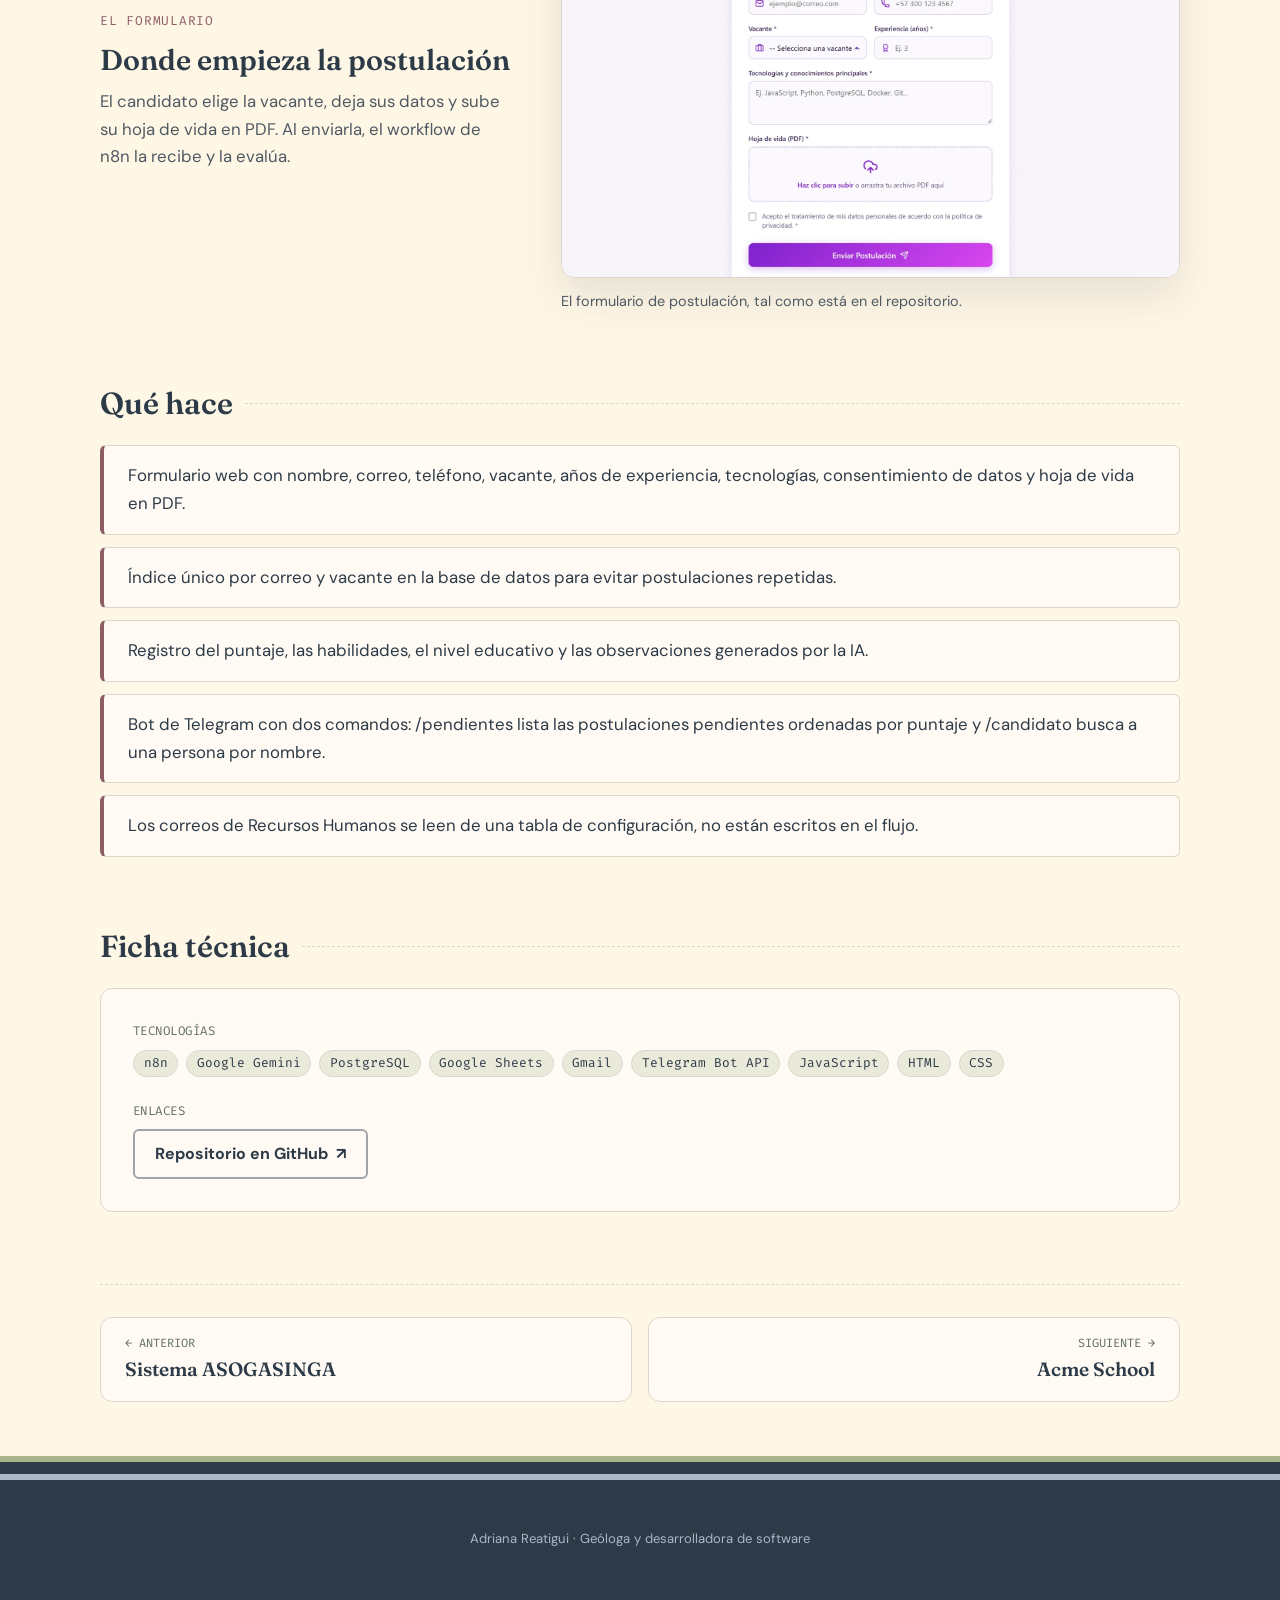
<file: proyectos/talentflow-ai.html>
<!DOCTYPE html>
<!-- Generado por tools/build_cases.py a partir de tools/cases/talentflow-ai.json: edita el JSON, no este archivo -->
<html lang="es" data-motion="on" data-title-es="TalentFlow AI · Adriana Reatigui" data-title-en="TalentFlow AI · Adriana Reatigui">

<head>
  <meta charset="UTF-8">
  <meta name="viewport" content="width=device-width, initial-scale=1.0, viewport-fit=cover">
  <meta name="color-scheme" content="light">
  <meta name="theme-color" content="#2d3a47">
  <title>TalentFlow AI · Adriana Reatigui</title>
  <meta name="description" content="TalentFlow AI recibe postulaciones desde un formulario web, extrae el texto de la hoja de vida en PDF y la compara con los requisitos de la vacante guardados en PostgreSQL, usando Google Gemini. Registra el resultado en PostgreSQL y Google Sheets y avisa a Recursos Humanos por Gmail y Telegram.">
  <link rel="icon" href="../assets/favicon.svg" type="image/svg+xml">
  <link rel="preconnect" href="https://fonts.googleapis.com">
  <link rel="preconnect" href="https://fonts.gstatic.com" crossorigin>
  <link rel="stylesheet" href="https://fonts.googleapis.com/css2?family=DM+Sans:opsz,wght@9..40,400..700&amp;family=Fira+Code:wght@400..500&amp;family=Fraunces:ital,opsz,wght@0,9..144,500..700;1,9..144,500&amp;display=swap">
  <link rel="stylesheet" href="../css/tokens.css">
  <link rel="stylesheet" href="../css/base.css">
  <link rel="stylesheet" href="../css/case.css">
  <script>
    // Idioma elegido en el portafolio, antes de pintar la página (js/case.js hace el resto)
    try {
      if (/[?&]lang=en\b/.test(location.search) || (!/[?&]lang=es\b/.test(location.search) && localStorage.getItem('portafolio:idioma') === 'en')) document.documentElement.lang = 'en';
    } catch (error) {
      // Sin almacenamiento: queda en español
    }
  </script>
  <script type="module" src="../js/case.js"></script>
</head>

<body>
  <a class="skip-link" href="#contenido"><span lang="es">Saltar al contenido</span><span lang="en">Skip to content</span></a>

  <header class="header case-header theme-dark">
    <div class="header__bar">
      <a class="case-back" href="../index.html#proyectos"><span aria-hidden="true">←</span> <span lang="es">Volver a proyectos</span><span lang="en">Back to projects</span></a>
      <a class="header__brand" href="../index.html">Adriana Reatigui</a>
      <button class="lang-toggle" type="button" aria-label="Ver la página en inglés">EN</button>
    </div>
  </header>

  <main class="case case--showcase" id="contenido">
    <div class="case__inner">
      <header class="show-hero">
        <span class="case-hero__id"><span class="case-hero2__core" data-litho="igneous" aria-hidden="true"></span><span lang="es">Núcleo N-05</span><span lang="en">Core N-05</span></span>
        <p class="case-hero__eyebrow" lang="es">Automatización con IA · 2026</p><p class="case-hero__eyebrow" lang="en">AI automation · 2026</p>
        <h1 class="show-hero__title">TalentFlow AI</h1>
        <p class="show-hero__subtitle" lang="es">Flujo en n8n que recibe, evalúa y organiza postulaciones laborales</p><p class="show-hero__subtitle" lang="en">An n8n workflow that receives, evaluates and organizes job applications</p>
        <p class="show-hero__intro" lang="es">TalentFlow AI recibe postulaciones desde un formulario web, extrae el texto de la hoja de vida en PDF y la compara con los requisitos de la vacante guardados en PostgreSQL, usando Google Gemini. Registra el resultado en PostgreSQL y Google Sheets y avisa a Recursos Humanos por Gmail y Telegram.</p><p class="show-hero__intro" lang="en">TalentFlow AI receives applications from a web form, extracts the text of the PDF resume and compares it with the job requirements stored in PostgreSQL, using Google Gemini. It records the result in PostgreSQL and Google Sheets and notifies Human Resources by Gmail and Telegram.</p>
      </header>
      <figure class="show-media show-media--app"><div class="n8n" data-n8n="datos/talentflow-workflows.json"><p class="n8n__fallback"><span lang="es">Activa JavaScript para explorar los workflows.</span><span lang="en">Turn on JavaScript to explore the workflows.</span></p></div><figcaption><span lang="es">El workflow real de TalentFlow en n8n, exportado del repositorio. Arrastra para moverte y toca un nodo para ver su código o su consulta.</span><span lang="en">The real TalentFlow workflow in n8n, exported from the repository. Drag to move around and tap a node to see its code or query.</span></figcaption></figure>

      <ul class="case-stats">
        <li class="case-stat"><span class="case-stat__value">30</span><span class="case-stat__label" lang="es">nodos en el flujo de n8n</span><span class="case-stat__label" lang="en">nodes in the n8n workflow</span></li>
        <li class="case-stat"><span class="case-stat__value">8</span><span class="case-stat__label" lang="es">vacantes en el formulario</span><span class="case-stat__label" lang="en">positions in the form</span></li>
        <li class="case-stat"><span class="case-stat__value">3</span><span class="case-stat__label" lang="es">tablas en PostgreSQL</span><span class="case-stat__label" lang="en">PostgreSQL tables</span></li>
        <li class="case-stat"><span class="case-stat__value" lang="es">80 y 60</span><span class="case-stat__value" lang="en">80 and 60</span><span class="case-stat__label" lang="es">puntajes que separan las tres clasificaciones</span><span class="case-stat__label" lang="en">scores that split the three classifications</span></li>
      </ul>
      <section class="case-section" aria-labelledby="blocks">
        <h2 class="case-section__title" id="blocks"><span lang="es">Lo que hice</span><span lang="en">What I did</span></h2>
        <article class="show-block"><div class="show-block__text"><span class="show-block__step"><span lang="es">El formulario</span><span lang="en">The form</span></span><h3 class="show-block__title"><span lang="es">Donde empieza la postulación</span><span lang="en">Where an application starts</span></h3><p lang="es">El candidato elige la vacante, deja sus datos y sube su hoja de vida en PDF. Al enviarla, el workflow de n8n la recibe y la evalúa.</p><p lang="en">The candidate picks the vacancy, fills in their details and uploads a PDF résumé. On submit, the n8n workflow receives it and evaluates it.</p></div><figure class="show-media"><a href="../assets/img/casos/talentflow-formulario.webp" target="_blank" rel="noopener"><img src="../assets/img/casos/talentflow-formulario.webp" alt="Formulario web de postulación de TalentFlow AI" data-alt-es="Formulario web de postulación de TalentFlow AI" data-alt-en="TalentFlow AI application web form" loading="lazy" decoding="async"></a><figcaption><span lang="es">El formulario de postulación, tal como está en el repositorio.</span><span lang="en">The application form, as it is in the repository.</span></figcaption></figure></article>
      </section>
      <section class="case-section" aria-labelledby="results">
        <h2 class="case-section__title" id="results"><span lang="es">Qué hace</span><span lang="en">What it does</span></h2>
        <ul class="show-results" lang="es"><li>Formulario web con nombre, correo, teléfono, vacante, años de experiencia, tecnologías, consentimiento de datos y hoja de vida en PDF.</li><li>Índice único por correo y vacante en la base de datos para evitar postulaciones repetidas.</li><li>Registro del puntaje, las habilidades, el nivel educativo y las observaciones generados por la IA.</li><li>Bot de Telegram con dos comandos: /pendientes lista las postulaciones pendientes ordenadas por puntaje y /candidato busca a una persona por nombre.</li><li>Los correos de Recursos Humanos se leen de una tabla de configuración, no están escritos en el flujo.</li></ul><ul class="show-results" lang="en"><li>Web form with name, email, phone, position, years of experience, technologies, data consent and the PDF resume.</li><li>Unique index on email and position in the database to prevent repeated applications.</li><li>Storage of the score, skills, education level and notes generated by the AI.</li><li>Telegram bot with two commands: /pendientes lists pending applications ordered by score and /candidato looks up a person by name.</li><li>Human Resources emails are read from a configuration table; they are not written into the workflow.</li></ul>
      </section>
      <section class="case-section" aria-labelledby="facts">
        <h2 class="case-section__title" id="facts"><span lang="es">Ficha técnica</span><span lang="en">Project details</span></h2>
        <dl class="case-facts">
          <div><dt><span lang="es">Tecnologías</span><span lang="en">Technologies</span></dt><dd><ul class="chips"><li class="chip">n8n</li><li class="chip">Google Gemini</li><li class="chip">PostgreSQL</li><li class="chip">Google Sheets</li><li class="chip">Gmail</li><li class="chip">Telegram Bot API</li><li class="chip">JavaScript</li><li class="chip">HTML</li><li class="chip">CSS</li></ul></dd></div>
          <div><dt><span lang="es">Enlaces</span><span lang="en">Links</span></dt><dd class="case-links"><a class="button button--ghost" href="https://github.com/reatiguiadriana901/proyecto-N8N-" target="_blank" rel="noopener"><span lang="es">Repositorio en GitHub</span><span lang="en">GitHub repository</span> <span aria-hidden="true">↗</span></a></dd></div>
        </dl>
      </section>
      <nav class="case-pager" aria-label="Otros proyectos">
        <a class="case-pager__link case-pager__link--prev" href="asogasinga.html"><span class="case-pager__hint"><span lang="es">← Anterior</span><span lang="en">← Previous</span></span><span class="case-pager__name"><span lang="es">Sistema ASOGASINGA</span><span lang="en">ASOGASINGA System</span></span></a>
        <a class="case-pager__link case-pager__link--next" href="acme-school.html"><span class="case-pager__hint"><span lang="es">Siguiente →</span><span lang="en">Next →</span></span><span class="case-pager__name">Acme School</span></a>
      </nav>
    </div>
  </main>

  <footer class="footer theme-dark">
    <p class="footer__credits">Adriana Reatigui · <span lang="es">Geóloga y desarrolladora de software</span><span lang="en">Geologist and software developer</span></p>
  </footer>

  <!-- Fondo animado: corte geológico (fx/cross-section.js) -->
  <canvas class="cross-section" id="cross-section" aria-hidden="true"></canvas>
</body>

</html>
</file>
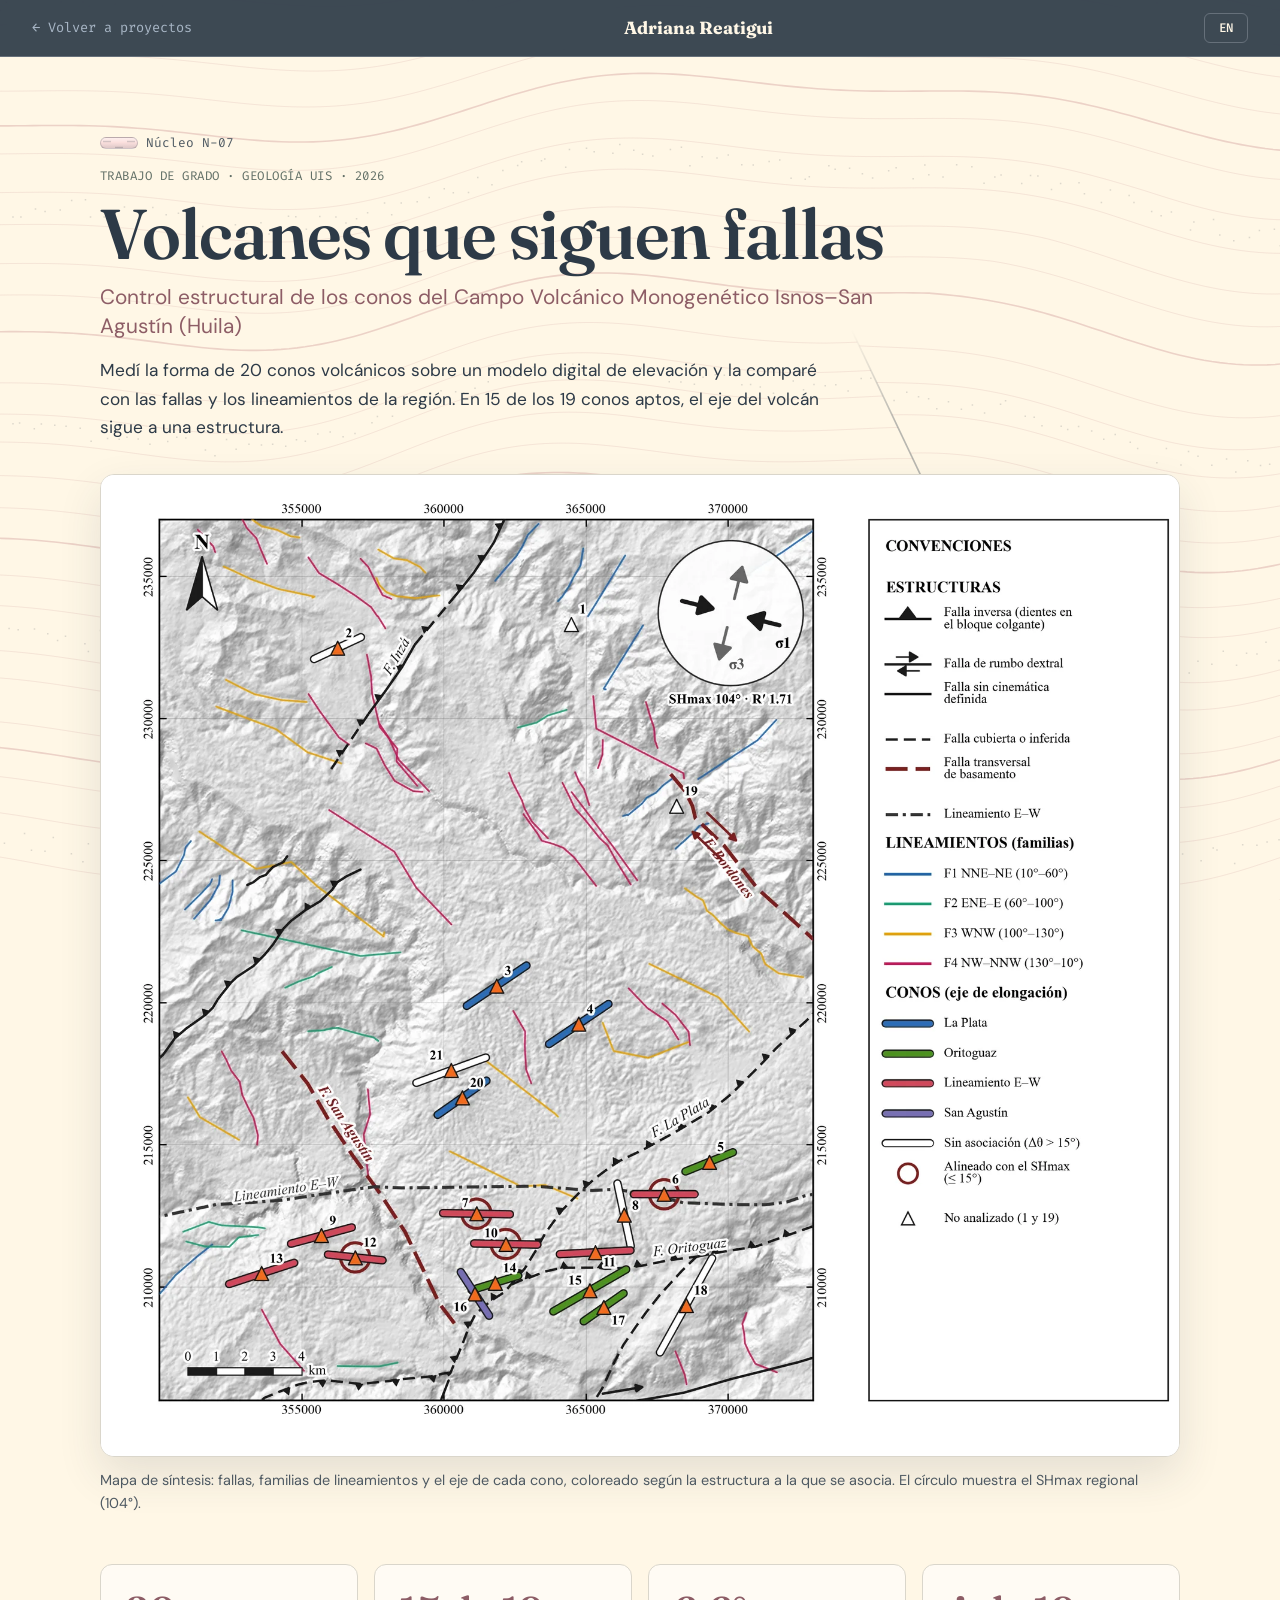
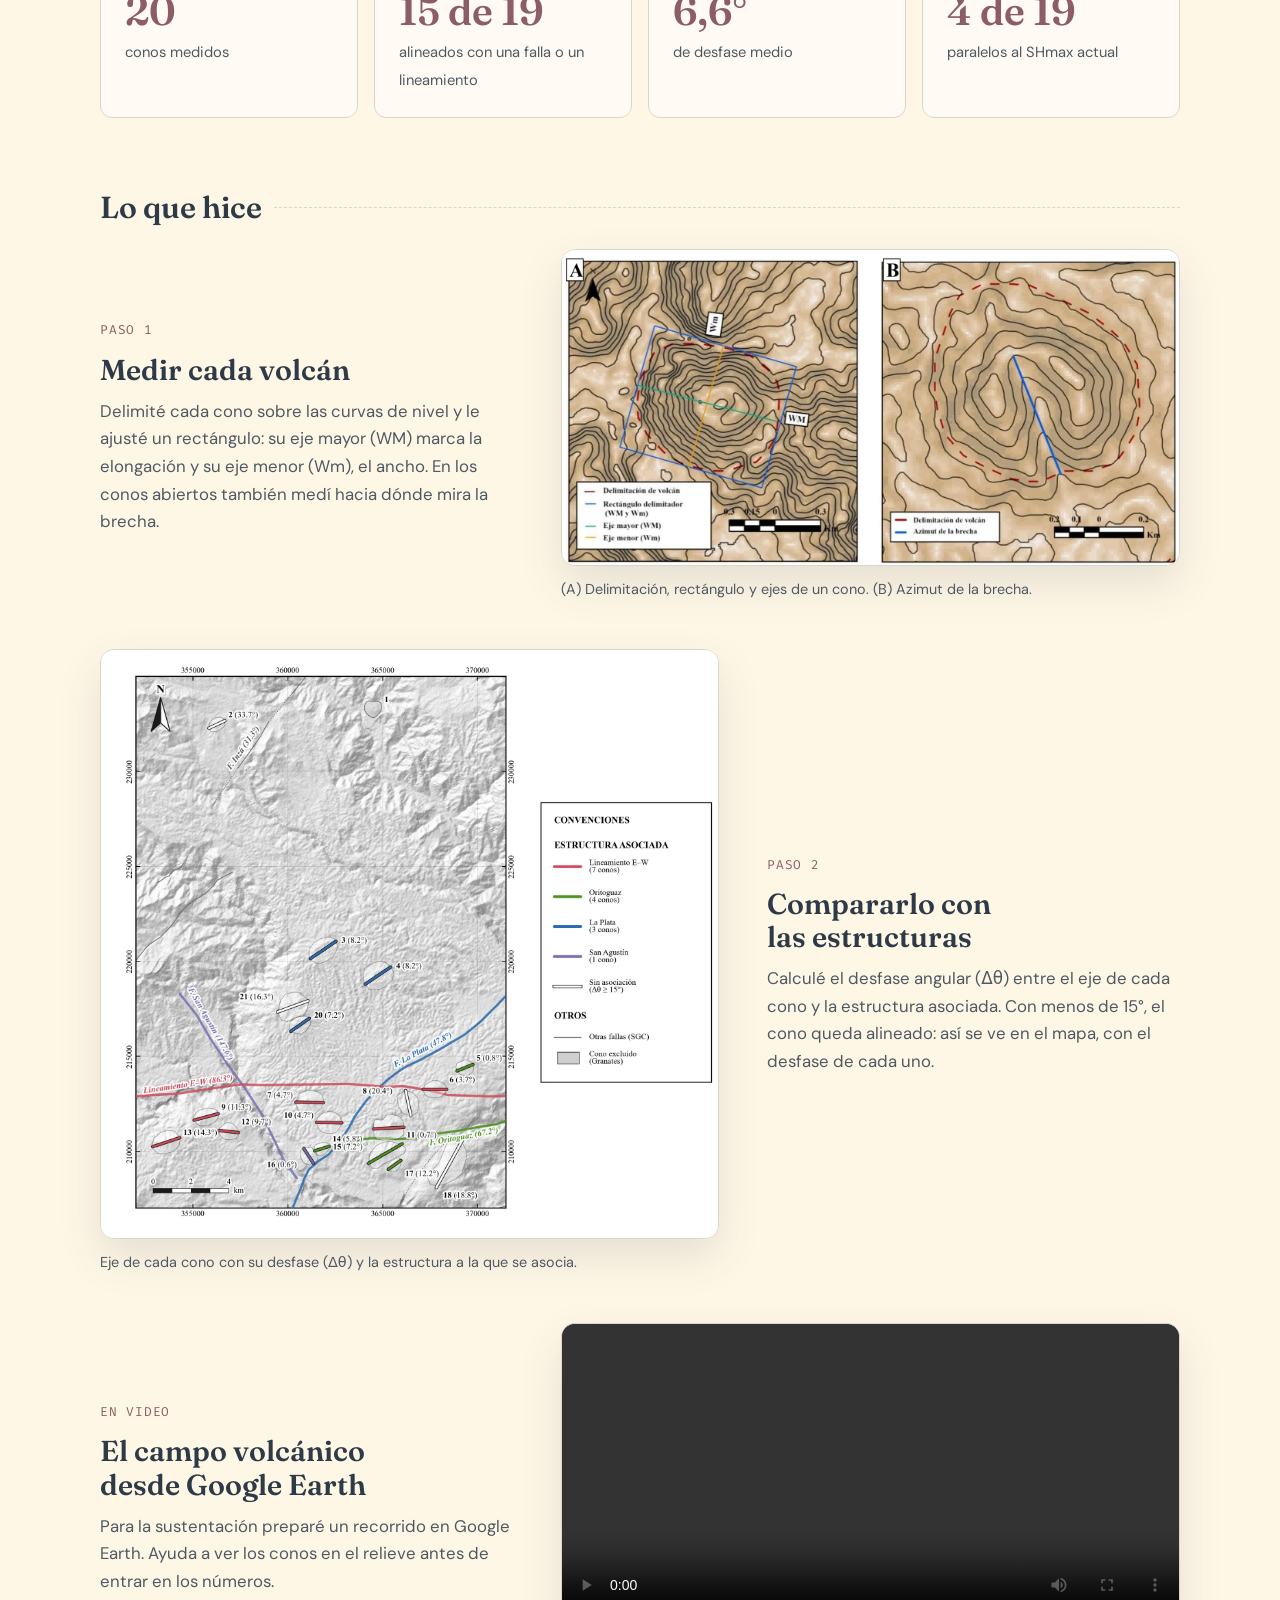
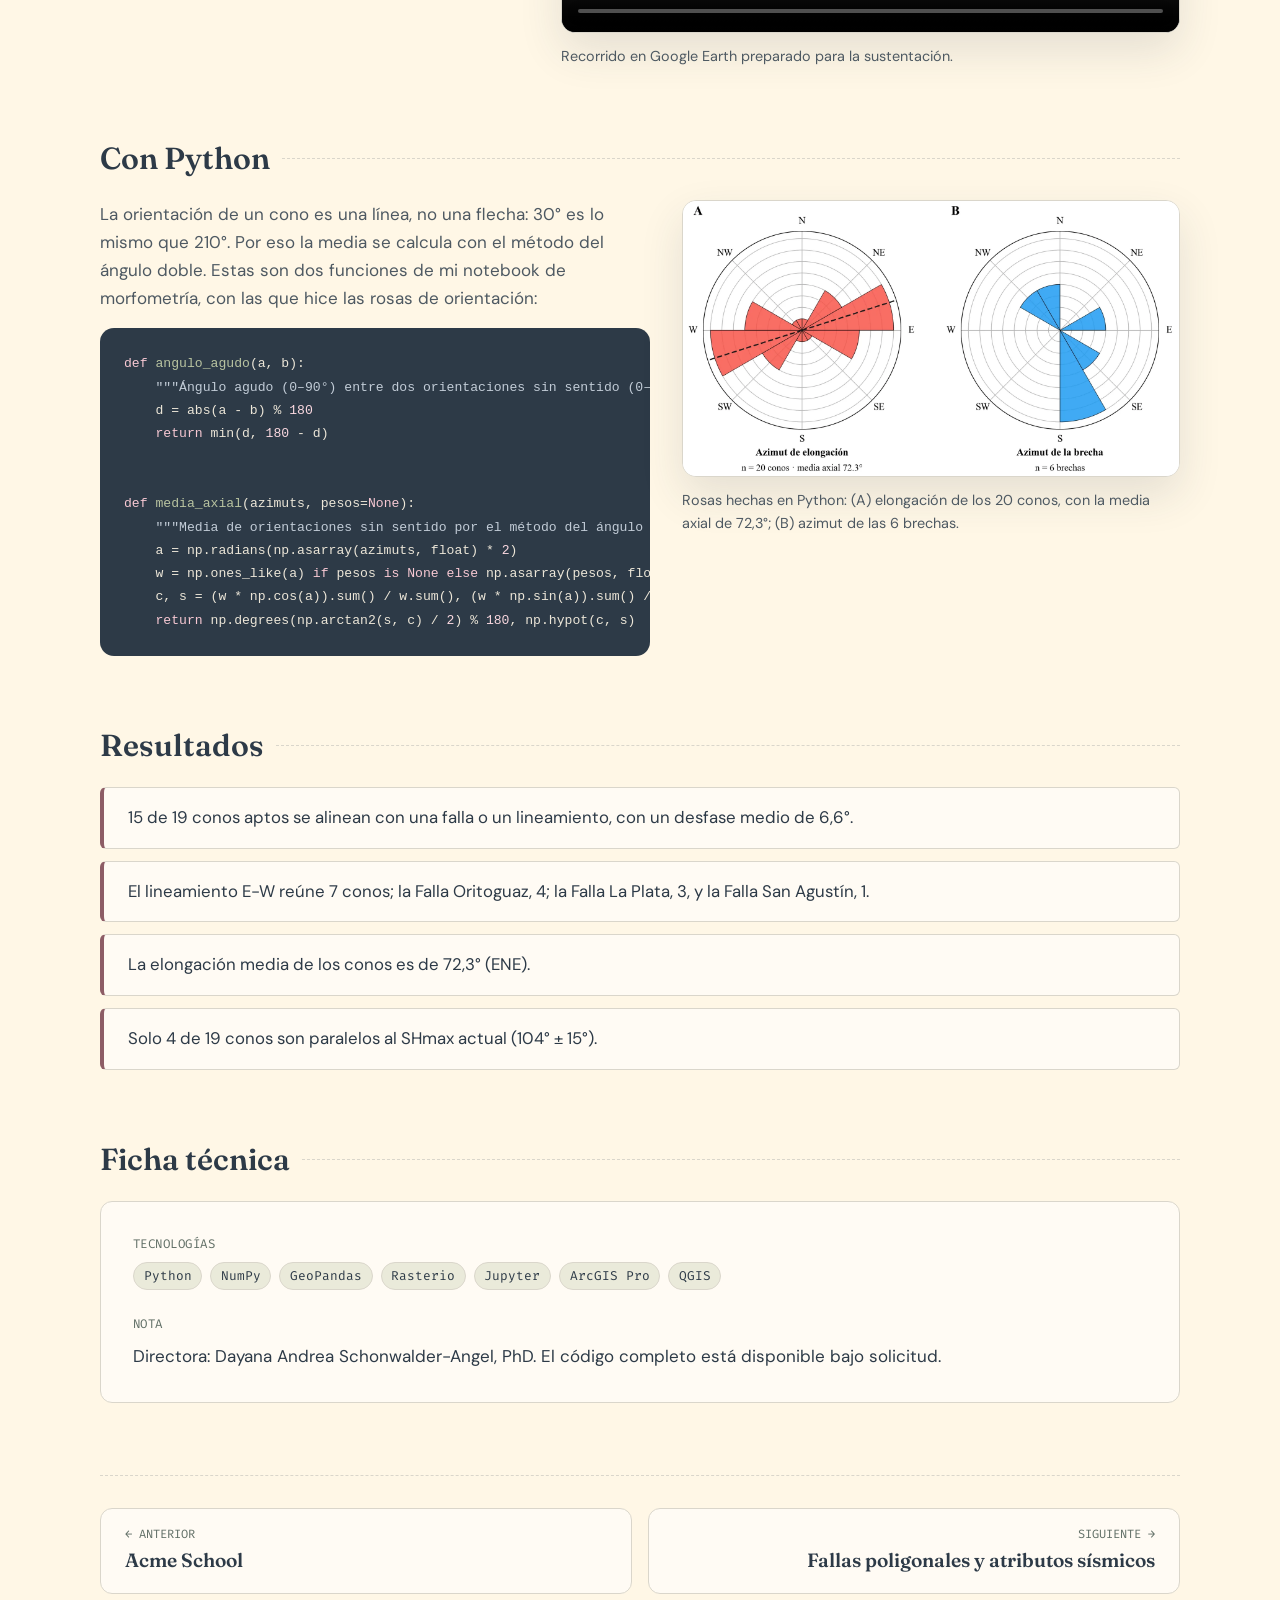
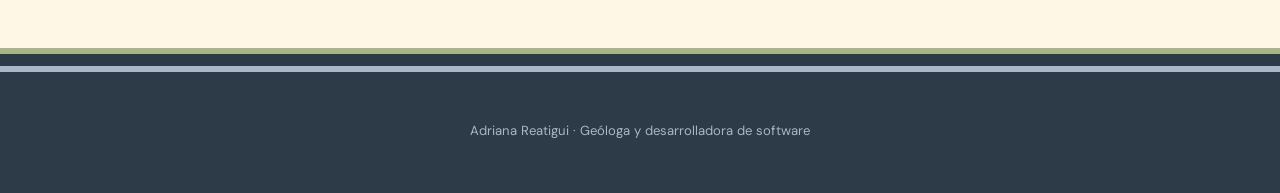
<file: proyectos/tesis.html>
<!DOCTYPE html>
<!-- Generado por tools/build_cases.py a partir de tools/cases/tesis.json: edita el JSON, no este archivo -->
<html lang="es" data-motion="on" data-title-es="Volcanes que siguen fallas · Adriana Reatigui" data-title-en="Volcanoes that follow faults · Adriana Reatigui">

<head>
  <meta charset="UTF-8">
  <meta name="viewport" content="width=device-width, initial-scale=1.0, viewport-fit=cover">
  <meta name="color-scheme" content="light">
  <meta name="theme-color" content="#2d3a47">
  <title>Volcanes que siguen fallas · Adriana Reatigui</title>
  <meta name="description" content="Medí la forma de 20 conos volcánicos sobre un modelo digital de elevación y la comparé con las fallas y los lineamientos de la región. En 15 de los 19 conos aptos, el eje del volcán sigue a una estructura.">
  <link rel="icon" href="../assets/favicon.svg" type="image/svg+xml">
  <link rel="preconnect" href="https://fonts.googleapis.com">
  <link rel="preconnect" href="https://fonts.gstatic.com" crossorigin>
  <link rel="stylesheet" href="https://fonts.googleapis.com/css2?family=DM+Sans:opsz,wght@9..40,400..700&amp;family=Fira+Code:wght@400..500&amp;family=Fraunces:ital,opsz,wght@0,9..144,500..700;1,9..144,500&amp;display=swap">
  <link rel="stylesheet" href="../css/tokens.css">
  <link rel="stylesheet" href="../css/base.css">
  <link rel="stylesheet" href="../css/case.css">
  <script>
    // Idioma elegido en el portafolio, antes de pintar la página (js/case.js hace el resto)
    try {
      if (/[?&]lang=en\b/.test(location.search) || (!/[?&]lang=es\b/.test(location.search) && localStorage.getItem('portafolio:idioma') === 'en')) document.documentElement.lang = 'en';
    } catch (error) {
      // Sin almacenamiento: queda en español
    }
  </script>
  <script type="module" src="../js/case.js"></script>
</head>

<body>
  <a class="skip-link" href="#contenido"><span lang="es">Saltar al contenido</span><span lang="en">Skip to content</span></a>

  <header class="header case-header theme-dark">
    <div class="header__bar">
      <a class="case-back" href="../index.html#proyectos"><span aria-hidden="true">←</span> <span lang="es">Volver a proyectos</span><span lang="en">Back to projects</span></a>
      <a class="header__brand" href="../index.html">Adriana Reatigui</a>
      <button class="lang-toggle" type="button" aria-label="Ver la página en inglés">EN</button>
    </div>
  </header>

  <main class="case case--showcase" id="contenido">
    <div class="case__inner">
      <header class="show-hero">
        <span class="case-hero__id"><span class="case-hero2__core" data-litho="shale" aria-hidden="true"></span><span lang="es">Núcleo N-07</span><span lang="en">Core N-07</span></span>
        <p class="case-hero__eyebrow" lang="es">Trabajo de grado · Geología UIS · 2026</p><p class="case-hero__eyebrow" lang="en">Undergraduate thesis · Geology, UIS · 2026</p>
        <h1 class="show-hero__title"><span lang="es">Volcanes que siguen fallas</span><span lang="en">Volcanoes that follow faults</span></h1>
        <p class="show-hero__subtitle" lang="es">Control estructural de los conos del Campo Volcánico Monogenético Isnos–San Agustín (Huila)</p><p class="show-hero__subtitle" lang="en">Structural control of the cones of the Isnos–San Agustín Monogenetic Volcanic Field (Huila, Colombia)</p>
        <p class="show-hero__intro" lang="es">Medí la forma de 20 conos volcánicos sobre un modelo digital de elevación y la comparé con las fallas y los lineamientos de la región. En 15 de los 19 conos aptos, el eje del volcán sigue a una estructura.</p><p class="show-hero__intro" lang="en">I measured the shape of 20 volcanic cones on a digital elevation model and compared it with the faults and lineaments of the region. In 15 of the 19 suitable cones, the volcano&#x27;s axis follows a structure.</p>
      </header>
      <figure class="show-media"><a href="../assets/img/tesis/mapa-sintesis.webp" target="_blank" rel="noopener"><img src="../assets/img/tesis/mapa-sintesis.webp" alt="Mapa de síntesis del campo volcánico con fallas, familias de lineamientos y el eje de cada cono" data-alt-es="Mapa de síntesis del campo volcánico con fallas, familias de lineamientos y el eje de cada cono" data-alt-en="Synthesis map of the volcanic field with faults, lineament families and the axis of each cone" loading="lazy" decoding="async"></a><figcaption><span lang="es">Mapa de síntesis: fallas, familias de lineamientos y el eje de cada cono, coloreado según la estructura a la que se asocia. El círculo muestra el SHmax regional (104°).</span><span lang="en">Synthesis map: faults, lineament families and the axis of each cone, colored by its associated structure. The circle shows the regional SHmax (104°).</span></figcaption></figure>

      <ul class="case-stats">
        <li class="case-stat"><span class="case-stat__value">20</span><span class="case-stat__label" lang="es">conos medidos</span><span class="case-stat__label" lang="en">cones measured</span></li>
        <li class="case-stat"><span class="case-stat__value" lang="es">15 de 19</span><span class="case-stat__value" lang="en">15 of 19</span><span class="case-stat__label" lang="es">alineados con una falla o un lineamiento</span><span class="case-stat__label" lang="en">aligned with a fault or lineament</span></li>
        <li class="case-stat"><span class="case-stat__value" lang="es">6,6°</span><span class="case-stat__value" lang="en">6.6°</span><span class="case-stat__label" lang="es">de desfase medio</span><span class="case-stat__label" lang="en">mean offset</span></li>
        <li class="case-stat"><span class="case-stat__value" lang="es">4 de 19</span><span class="case-stat__value" lang="en">4 of 19</span><span class="case-stat__label" lang="es">paralelos al SHmax actual</span><span class="case-stat__label" lang="en">parallel to the present-day SHmax</span></li>
      </ul>
      <section class="case-section" aria-labelledby="blocks">
        <h2 class="case-section__title" id="blocks"><span lang="es">Lo que hice</span><span lang="en">What I did</span></h2>
        <article class="show-block"><div class="show-block__text"><span class="show-block__step"><span lang="es">Paso 1</span><span lang="en">Step 1</span></span><h3 class="show-block__title"><span lang="es">Medir cada volcán</span><span lang="en">Measure each volcano</span></h3><p lang="es">Delimité cada cono sobre las curvas de nivel y le ajusté un rectángulo: su eje mayor (WM) marca la elongación y su eje menor (Wm), el ancho. En los conos abiertos también medí hacia dónde mira la brecha.</p><p lang="en">I outlined each cone on the contour lines and fitted a rectangle to it: its long axis (WM) gives the elongation and its short axis (Wm), the width. For breached cones I also measured where the breach faces.</p></div><figure class="show-media"><a href="../assets/img/tesis/delimitacion.webp" target="_blank" rel="noopener"><img src="../assets/img/tesis/delimitacion.webp" alt="Delimitación de un cono con su rectángulo, eje mayor y eje menor, y azimut de la brecha de otro cono" data-alt-es="Delimitación de un cono con su rectángulo, eje mayor y eje menor, y azimut de la brecha de otro cono" data-alt-en="Outline of a cone with its rectangle, long axis and short axis, and the breach azimuth of another cone" loading="lazy" decoding="async"></a><figcaption><span lang="es">(A) Delimitación, rectángulo y ejes de un cono. (B) Azimut de la brecha.</span><span lang="en">(A) Outline, rectangle and axes of a cone. (B) Breach azimuth.</span></figcaption></figure></article>
        <article class="show-block show-block--flip"><div class="show-block__text"><span class="show-block__step"><span lang="es">Paso 2</span><span lang="en">Step 2</span></span><h3 class="show-block__title"><span lang="es">Compararlo con las estructuras</span><span lang="en">Compare it with the structures</span></h3><p lang="es">Calculé el desfase angular (Δθ) entre el eje de cada cono y la estructura asociada. Con menos de 15°, el cono queda alineado: así se ve en el mapa, con el desfase de cada uno.</p><p lang="en">I calculated the angular offset (Δθ) between each cone&#x27;s axis and its associated structure. Below 15°, the cone counts as aligned: the map shows it, with the offset of each one.</p></div><figure class="show-media"><a href="../assets/img/tesis/desfase.webp" target="_blank" rel="noopener"><img src="../assets/img/tesis/desfase.webp" alt="Mapa con el eje de cada cono, su estructura asociada y el desfase angular" data-alt-es="Mapa con el eje de cada cono, su estructura asociada y el desfase angular" data-alt-en="Map with each cone&#x27;s axis, its associated structure and the angular offset" loading="lazy" decoding="async"></a><figcaption><span lang="es">Eje de cada cono con su desfase (Δθ) y la estructura a la que se asocia.</span><span lang="en">Each cone&#x27;s axis with its offset (Δθ) and its associated structure.</span></figcaption></figure></article>
        <article class="show-block"><div class="show-block__text"><span class="show-block__step"><span lang="es">En video</span><span lang="en">On video</span></span><h3 class="show-block__title"><span lang="es">El campo volcánico desde Google Earth</span><span lang="en">The volcanic field from Google Earth</span></h3><p lang="es">Para la sustentación preparé un recorrido en Google Earth. Ayuda a ver los conos en el relieve antes de entrar en los números.</p><p lang="en">For my thesis defense I prepared a Google Earth fly-through. It helps to see the cones in the relief before going into the numbers.</p></div><figure class="show-media"><video class="show-media__video" src="../assets/video/la-gorda.mp4" controls preload="metadata" playsinline></video><figcaption><span lang="es">Recorrido en Google Earth preparado para la sustentación.</span><span lang="en">Google Earth fly-through prepared for the thesis defense.</span></figcaption></figure></article>
      </section>
      <section class="case-section" aria-labelledby="code">
        <h2 class="case-section__title" id="code"><span lang="es">Con Python</span><span lang="en">With Python</span></h2>
        <div class="show-code"><div class="show-code__text"><p lang="es">La orientación de un cono es una línea, no una flecha: 30° es lo mismo que 210°. Por eso la media se calcula con el método del ángulo doble. Estas son dos funciones de mi notebook de morfometría, con las que hice las rosas de orientación:</p><p lang="en">A cone&#x27;s orientation is a line, not an arrow: 30° is the same as 210°. That is why the mean is calculated with the double-angle method. These are two functions from my morphometry notebook, which I used to build the rose diagrams:</p><pre class="code" tabindex="0"><code><span class="code__kw">def</span> <span class="code__fn">angulo_agudo</span>(a, b):
    <span class="code__str">&quot;&quot;&quot;Ángulo agudo (0–90°) entre dos orientaciones sin sentido (0–180°).&quot;&quot;&quot;</span>
    d = abs(a - b) % <span class="code__num">180</span>
    <span class="code__kw">return</span> min(d, <span class="code__num">180</span> - d)


<span class="code__kw">def</span> <span class="code__fn">media_axial</span>(azimuts, pesos=<span class="code__kw">None</span>):
    <span class="code__str">&quot;&quot;&quot;Media de orientaciones sin sentido por el método del ángulo doble, y su longitud resultante R (0–1).&quot;&quot;&quot;</span>
    a = np.radians(np.asarray(azimuts, float) * <span class="code__num">2</span>)
    w = np.ones_like(a) <span class="code__kw">if</span> pesos <span class="code__kw">is</span> <span class="code__kw">None</span> <span class="code__kw">else</span> np.asarray(pesos, float)
    c, s = (w * np.cos(a)).sum() / w.sum(), (w * np.sin(a)).sum() / w.sum()
    <span class="code__kw">return</span> np.degrees(np.arctan2(s, c) / <span class="code__num">2</span>) % <span class="code__num">180</span>, np.hypot(c, s)</code></pre></div><figure class="show-media"><a href="../assets/img/tesis/rosetas.webp" target="_blank" rel="noopener"><img src="../assets/img/tesis/rosetas.webp" alt="Rosas de orientación del azimut de elongación de 20 conos y del azimut de 6 brechas" data-alt-es="Rosas de orientación del azimut de elongación de 20 conos y del azimut de 6 brechas" data-alt-en="Rose diagrams of the elongation azimuth of 20 cones and the azimuth of 6 breaches" loading="lazy" decoding="async"></a><figcaption><span lang="es">Rosas hechas en Python: (A) elongación de los 20 conos, con la media axial de 72,3°; (B) azimut de las 6 brechas.</span><span lang="en">Rose diagrams made in Python: (A) elongation of the 20 cones, with the 72.3° axial mean; (B) azimuth of the 6 breaches.</span></figcaption></figure></div>
      </section>
      <section class="case-section" aria-labelledby="results">
        <h2 class="case-section__title" id="results"><span lang="es">Resultados</span><span lang="en">Results</span></h2>
        <ul class="show-results" lang="es"><li>15 de 19 conos aptos se alinean con una falla o un lineamiento, con un desfase medio de 6,6°.</li><li>El lineamiento E-W reúne 7 conos; la Falla Oritoguaz, 4; la Falla La Plata, 3, y la Falla San Agustín, 1.</li><li>La elongación media de los conos es de 72,3° (ENE).</li><li>Solo 4 de 19 conos son paralelos al SHmax actual (104° ± 15°).</li></ul><ul class="show-results" lang="en"><li>15 of 19 suitable cones line up with a fault or a lineament, with a mean offset of 6.6°.</li><li>The E-W lineament gathers 7 cones; the Oritoguaz Fault, 4; the La Plata Fault, 3; and the San Agustín Fault, 1.</li><li>The mean cone elongation is 72.3° (ENE).</li><li>Only 4 of 19 cones are parallel to the present-day SHmax (104° ± 15°).</li></ul>
      </section>
      <section class="case-section" aria-labelledby="facts">
        <h2 class="case-section__title" id="facts"><span lang="es">Ficha técnica</span><span lang="en">Project details</span></h2>
        <dl class="case-facts">
          <div><dt><span lang="es">Tecnologías</span><span lang="en">Technologies</span></dt><dd><ul class="chips"><li class="chip">Python</li><li class="chip">NumPy</li><li class="chip">GeoPandas</li><li class="chip">Rasterio</li><li class="chip">Jupyter</li><li class="chip">ArcGIS Pro</li><li class="chip">QGIS</li></ul></dd></div>
          <div><dt><span lang="es">Nota</span><span lang="en">Note</span></dt><dd><span lang="es">Directora: Dayana Andrea Schonwalder-Angel, PhD. El código completo está disponible bajo solicitud.</span><span lang="en">Supervisor: Dayana Andrea Schonwalder-Angel, PhD. The full code is available on request.</span></dd></div>
        </dl>
      </section>
      <nav class="case-pager" aria-label="Otros proyectos">
        <a class="case-pager__link case-pager__link--prev" href="acme-school.html"><span class="case-pager__hint"><span lang="es">← Anterior</span><span lang="en">← Previous</span></span><span class="case-pager__name">Acme School</span></a>
        <a class="case-pager__link case-pager__link--next" href="poster-fallas-poligonales.html"><span class="case-pager__hint"><span lang="es">Siguiente →</span><span lang="en">Next →</span></span><span class="case-pager__name"><span lang="es">Fallas poligonales y atributos sísmicos</span><span lang="en">Polygonal faults and seismic attributes</span></span></a>
      </nav>
    </div>
  </main>

  <footer class="footer theme-dark">
    <p class="footer__credits">Adriana Reatigui · <span lang="es">Geóloga y desarrolladora de software</span><span lang="en">Geologist and software developer</span></p>
  </footer>

  <!-- Fondo animado: corte geológico (fx/cross-section.js) -->
  <canvas class="cross-section" id="cross-section" aria-hidden="true"></canvas>
</body>

</html>
</file>
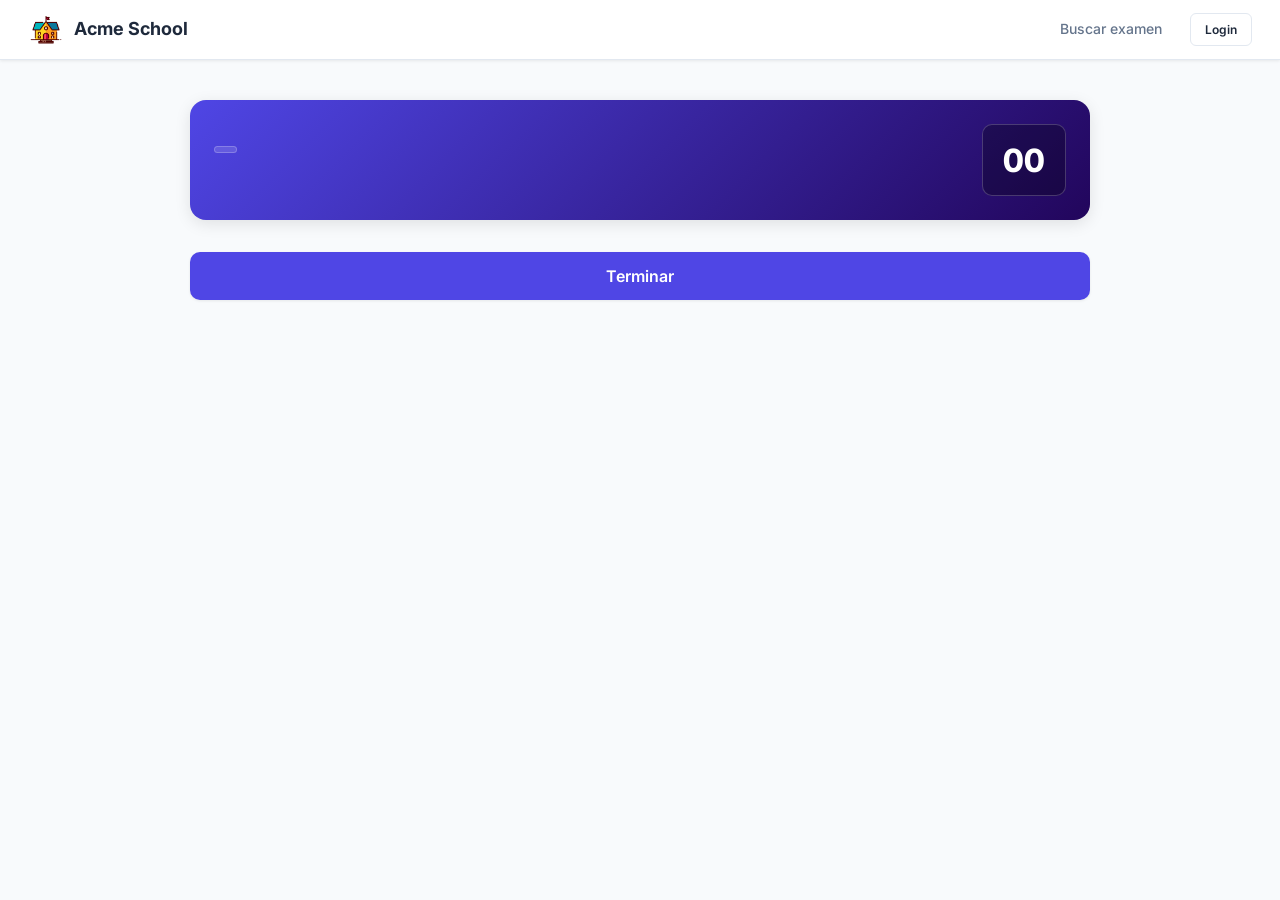
<file: proyectos/demos/acme-school/examen/examen.html>
<!DOCTYPE html>
<html lang="es">
<head>
    <meta charset="UTF-8">
    <meta name="viewport" content="width=device-width, initial-scale=1.0">
    <title>Acme School — Examen</title>
    <link rel="icon" type="image/png" href="../assets/1988007.png" />
    <link rel="preconnect" href="https://fonts.googleapis.com" />
    <link href="https://fonts.googleapis.com/css2?family=Inter:wght@400;500;600;700&display=swap" rel="stylesheet" />
    <link rel="stylesheet" href="../css/main.css" />
    <link rel="stylesheet" href="../css/login.css" />
    <link rel="stylesheet" href="examen.css" />
</head>
<body>

    <nav class="navbar-public">
        <div class="nav-brand">
            <img class="brand-logo" src="../assets/1988007.png" alt="Acme School logo" />
            <span>Acme School</span>
        </div>
        <div class="nav-actions">
            <a href="../pages/catalogo.html" class="nav-link-public">Buscar examen</a>
            <a href="../index.html" class="btn btn-outline btn-sm">Login</a>
        </div>
    </nav>

    <main class="main">
        <section class="main_container">
            <div class="main_information">
                <div class="information">

                    <span class="record_code"></span>
                    <h1 class="record_title"></h1>
                    
                    <div class="aditional_information">
                        <p class="total_preguntas"></p>
                        <p class="approbation"></p>
                    </div>

                </div>

                <div class="timer_container">
                    <p id="timer" class="timer">00</p>
                </div>

            </div>

            <div class="lista_preguntas"></div>

            <div class="contenedor_terminar">
                <button class="btn_terminar">Terminar</button>
            </div>
        </section>
    </main>

    <div class="modal" id="modal">
        <div class="modal_contenido">
            <h2 class="modal_titulo"></h2>
            <p class="modal_porcentaje"></p>
            <p class="modal_mensaje"></p>
            <div class="modal_acciones">
                <button class="modal_btn modal_btn_revisar">Revisar respuestas</button>
                <button class="modal_btn modal_btn_volver">Volver al catálogo</button>
            </div>
        </div>
    </div>
    <script src="examen.js"></script>

</body>
</html>
</file>
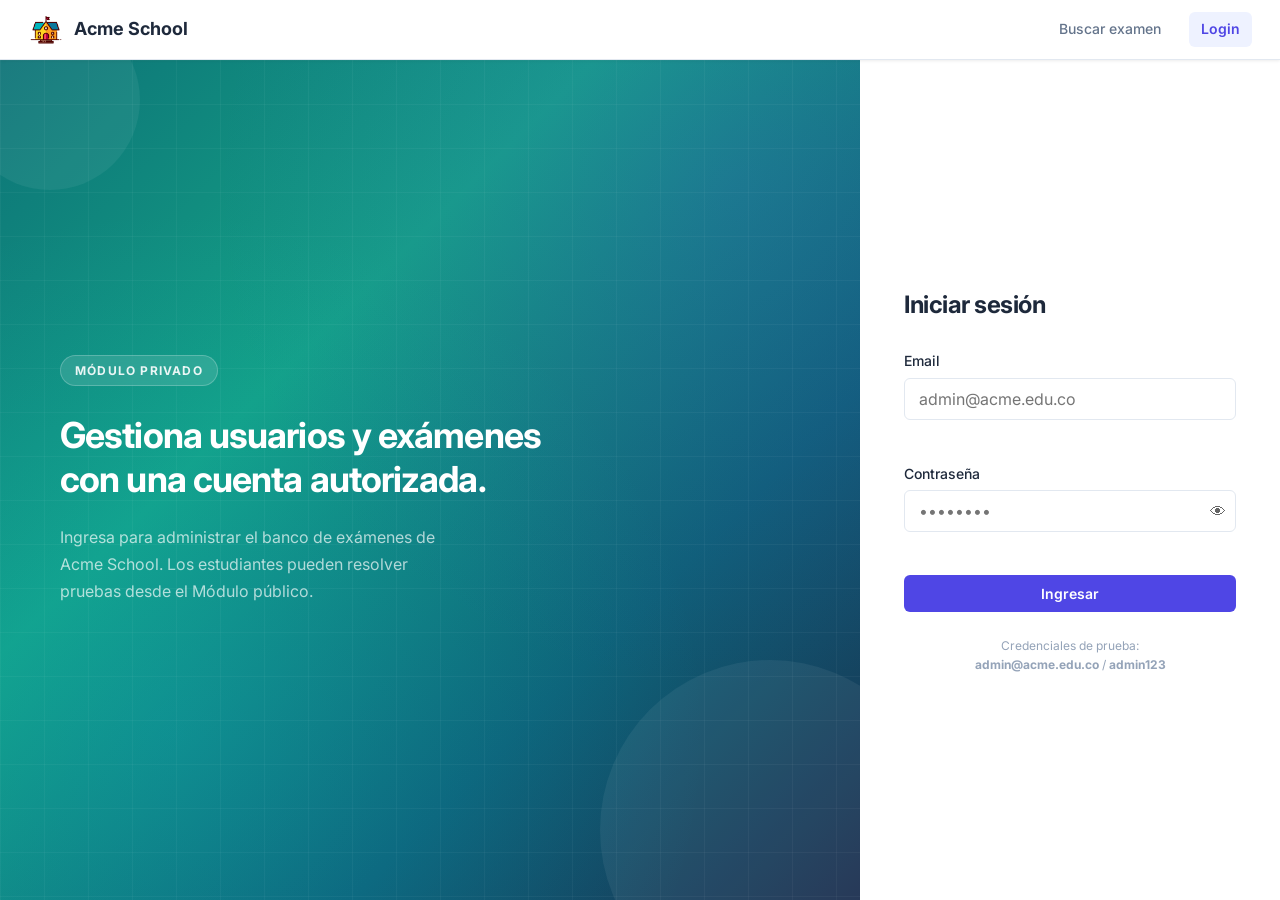
<file: proyectos/demos/acme-school/pages/gestion-examenes.html>
<!DOCTYPE html>
<html lang="es">
<head>
    <meta charset="UTF-8">
    <meta name="viewport" content="width=device-width, initial-scale=1.0">
    <title>Acme School — Gestión de Exámenes</title>
    <link rel="icon" type="image/png" href="../assets/1988007.png" />
    <link rel="preconnect" href="https://fonts.googleapis.com" />
    <link href="https://fonts.googleapis.com/css2?family=Inter:wght@400;500;600;700&display=swap" rel="stylesheet" />
    <link rel="stylesheet" href="../css/main.css" />
    <link rel="stylesheet" href="../css/dashboard.css" />
    <link rel="stylesheet" href="../css/gestion-examenes.css">
</head>
<body class="dashboard-page">

    <nav class="navbar" id="navbar">
        <div class="nav-brand">
            <img class="brand-logo" src="../assets/1988007.png" alt="Acme School logo" />
            <span>Acme School</span>
        </div>
        <ul class="nav-links" id="navLinks">
            <li><a href="usuarios.html" class="nav-link">Usuarios</a></li>
            <li><a href="gestion-examenes.html" class="nav-link active">Exámenes</a></li>
            <li><a href="dashboard-privado.html" class="nav-link">Catálogo</a></li>
        </ul>
        <div class="nav-user" id="navUser">
            <span class="nav-user-name" id="navUserName">—</span>
            <button class="btn btn-outline btn-sm" id="btnSalir">Cerrar sesión</button>
        </div>
    </nav>

    <main class="main">
      <div class="titulos">
        <strong>Biblioteca de Pruebas</strong>
        <h1>Gestion De Examenes</h1>
        <p>Configura examenes, preguntas y respuestas. Cada pregunta admite solo una respuesta correcta</p>
      </div>

        <section class="info-examenes">
            <section class="formularios">
                <h3>Crear examen</h3>
                    <section class="formulario-crear-examen">
                        <div>
                            <strong>Codigo</strong>
                            <input type="text" id="codigo" name="codigo" required>
                        </div>
                        <div>
                            <strong>Titulo</strong>
                            <input type="text" id="titulo" name="titulo" placeholder="Ej: JS quiz" required>
                        </div>
                        <div>
                            <strong>Tiempo en minutos</strong>
                            <input type="number" id="tiempo" name="tiempo" placeholder="Ej: 10" required>
                        </div>
                        <div>
                            <strong>Porcebtaje de Aprobacion</strong>
                            <input type="number" id="aprobacion" name="aprobacion" placeholder="Ej: 70" required>
                        </div>
                    </section>
                <div>
                    <strong>Descripcion</strong>
                    <textarea id="descripcion" name="descripcion" required></textarea>
                </div>

                <div class="parte_inferior_form">
                    <p><strong>Preguntas</strong></p>
                    <button id="btnAgregarPregunta">Agregar pregunta</button>
                </div>

                <section id="examenPregunta">
 
                </section>
                <div class="parte_inferior_form">
                    <button id="agregar">Crear Examen</button>
                    <button id="limpiar">Limpiar</button>
                </div>
            </section>
            <section class="examenes-registrados">
                <div>
                    <div class="er-header">
                        <strong>Examenes registrados</strong>
                        <p class="cantidadRegistros"><strong>0-</strong> Registros</p>
                    </div>
                    <div class="tabla-scroll">
                        <table>
                            <thead>
                                <tr>
                                    <th>Codigo</th>
                                    <th>Examen</th>
                                    <th>Tiempo</th>
                                    <th>Aprobacion</th>
                                    <th>Preguntas</th>
                                    <th>Acciones</th>
                                </tr>
                            </thead>
                            <tbody>
                                <!-- filas generadas por JS -->
                            </tbody>
                        </table>
                        </div>
                    </div>
            </section>
        </section>

    </main>
    <script src="../js/pages/gestion-examenes.js"></script>
</body>
</html>
</file>
<file: css/tokens.css>
/* ==========================================================================
   Tokens: paleta de Adriana (crema vainilla, rosa pétalo, palo de rosa,
   salvia, azul niebla y azul medianoche), los colores de Lapilli,
   tipografías y medidas.
   El sitio es claro; .theme-dark (cabecera, inicio, contacto y pie) usa los
   mismos tokens con valores invertidos.
   ========================================================================== */

:root {
  color-scheme: light;

  /* Paleta */
  --vanilla: #fff7e6;
  --blush: #f7c8d3;
  --rosewood: #b46a72;
  --sage: #a8b58a;
  --misty: #a9b7c6;
  --midnight: #2d3a47;

  /* Fondos */
  --color-bg: var(--vanilla);
  /* Todo sale de los seis colores base, así el panel de ajustes puede cambiar de paleta */
  --color-surface: color-mix(in oklab, var(--vanilla) 45%, white);
  --color-surface-raised: color-mix(in oklab, var(--vanilla) 90%, var(--midnight));
  --color-border: color-mix(in oklab, var(--vanilla) 84%, var(--midnight));

  /* Texto: los acentos de la paleta se oscurecen con el color oscuro para que den contraste */
  --color-text: var(--midnight);
  --color-text-muted: color-mix(in oklab, var(--midnight) 82%, var(--vanilla));
  --color-heading: color-mix(in oklab, var(--rosewood) 72%, var(--midnight));
  --color-label: color-mix(in oklab, var(--sage) 45%, var(--midnight));

  /* Acentos */
  --color-accent: color-mix(in oklab, var(--rosewood) 72%, var(--midnight));
  --color-accent-strong: color-mix(in oklab, var(--rosewood) 55%, var(--midnight));
  --color-chip: color-mix(in oklab, var(--sage) 24%, var(--color-surface));
  --color-highlight: var(--rosewood); /* solo decoración */

  /* Estratos de la columna de habilidades y del pie */
  --color-stratum-1: var(--blush);
  --color-stratum-2: var(--sage);
  --color-stratum-3: var(--misty);
  --color-stratum-4: var(--midnight);

  /* Rocas de los cortes geológicos y de la columna de habilidades */
  --color-soil: color-mix(in oklab, var(--sage) 70%, var(--midnight));
  --color-sandstone: color-mix(in oklab, var(--sage) 28%, var(--vanilla));
  --color-shale: color-mix(in oklab, var(--blush) 50%, var(--vanilla));
  --color-limestone: color-mix(in oklab, var(--misty) 38%, var(--vanilla));
  --color-conglomerate: color-mix(in oklab, var(--rosewood) 22%, var(--vanilla));
  --color-igneous: color-mix(in oklab, var(--midnight) 14%, var(--vanilla));
  --color-dike: var(--rosewood);

  /* Símbolos de litología (mosaicos SVG): arenisca, lutita, caliza, conglomerado e ígnea */
  --litho-sandstone: url("data:image/svg+xml,%3Csvg xmlns='http://www.w3.org/2000/svg' width='16' height='16'%3E%3Cpath fill='%232d3a47' fill-opacity='.22' d='M3 3h2v2H3zM11 10h2v2h-2z'/%3E%3C/svg%3E");
  --litho-shale: url("data:image/svg+xml,%3Csvg xmlns='http://www.w3.org/2000/svg' width='24' height='12'%3E%3Cpath stroke='%232d3a47' stroke-opacity='.22' stroke-width='1.5' d='M2 3.5h8M14 9.5h8'/%3E%3C/svg%3E");
  --litho-limestone: url("data:image/svg+xml,%3Csvg xmlns='http://www.w3.org/2000/svg' width='32' height='16'%3E%3Cpath fill='none' stroke='%232d3a47' stroke-opacity='.18' stroke-width='1.5' d='M0 .75h32M0 8.75h32M8 0v8M24 8v8'/%3E%3C/svg%3E");
  --litho-conglomerate: url("data:image/svg+xml,%3Csvg xmlns='http://www.w3.org/2000/svg' width='28' height='20'%3E%3Cg fill='none' stroke='%232d3a47' stroke-opacity='.22' stroke-width='1.5'%3E%3Ccircle cx='7' cy='6' r='3'/%3E%3Ccircle cx='20' cy='14' r='3.5'/%3E%3C/g%3E%3C/svg%3E");
  --litho-igneous: url("data:image/svg+xml,%3Csvg xmlns='http://www.w3.org/2000/svg' width='20' height='20'%3E%3Cpath fill='none' stroke='%232d3a47' stroke-opacity='.22' stroke-width='1.5' d='M2 3l3 5l3-5M12 12l3 5l3-5'/%3E%3C/svg%3E");

  /* Lapilli, el T-Rex verde olivino */
  --color-olivine: #7a9a3a;
  --color-olivine-shadow: #556b2a;
  --color-olivine-belly: #c9d98a;
  --color-eye: #1f1a17;

  /* Tipografías: Fraunces (títulos), DM Sans (texto), Fira Code (etiquetas) */
  --font-display: "Fraunces", Georgia, "Times New Roman", serif;
  --font-body: "DM Sans", system-ui, -apple-system, "Segoe UI", Roboto, sans-serif;
  --font-mono: "Fira Code", ui-monospace, "Cascadia Code", Consolas, monospace;

  /* Espacios y medidas */
  --space-1: 0.25rem;
  --space-2: 0.5rem;
  --space-3: 0.75rem;
  --space-4: 1rem;
  --space-5: 1.5rem;
  --space-6: 2rem;
  --space-7: 3rem;
  --space-8: 4.5rem;
  /* La columna crece en pantallas grandes, pero deja siempre 300 px a cada lado para Lapilli */
  --column: clamp(760px, calc(100vw - 600px), 1120px);
  --gutter: clamp(1rem, 4vw, 2rem);
  --header-h: 3.5rem;
  --radius-sm: 6px;
  --radius: 12px;
  --shadow: 0 12px 32px rgb(45 58 71 / 0.12);

  /* Escena de la mascota (layout.js actualiza --px y --lane-w) */
  --px: 4px;
  --lane-w: 0px;
  --stage-h: 88px;

  /* Capas */
  --z-scene: 5;
  --z-content: 10;
  --z-mascot: 20;
  --z-fx: 30;
  --z-stage: 40;
  --z-header: 50;
}

/* Secciones oscuras: azul medianoche con texto vainilla y acento rosa pétalo */
.theme-dark {
  color-scheme: dark;
  --color-bg: var(--midnight);
  --color-surface: color-mix(in oklab, var(--midnight) 88%, white);
  --color-surface-raised: color-mix(in oklab, var(--midnight) 80%, white);
  --color-border: color-mix(in oklab, var(--midnight) 70%, white);
  --color-text: var(--vanilla);
  --color-text-muted: var(--misty);
  --color-heading: var(--sage);
  --color-label: var(--sage);
  --color-accent: var(--blush);
  --color-accent-strong: color-mix(in oklab, var(--blush) 60%, white);
  --color-chip: color-mix(in oklab, var(--sage) 24%, var(--color-bg));
  background: var(--color-bg);
  color: var(--color-text);
}
</file>
<file: css/base.css>
/* ==========================================================================
   Base: reset, tipografía, botones, cabecera, pie y accesibilidad
   ========================================================================== */

*,
*::before,
*::after {
  box-sizing: border-box;
}

html {
  scroll-behavior: smooth;
  scroll-padding-top: calc(var(--header-h) + 1.5rem);
  -webkit-text-size-adjust: 100%;
}

body {
  position: relative; /* origen de las coordenadas del documento para la escena */
  margin: 0;
  /* Detrás va el corte geológico animado (fx/cross-section.js) */
  background: var(--color-bg);
  color: var(--color-text);
  font-family: var(--font-body);
  font-size: 1.0625rem;
  line-height: 1.65;
  overflow-x: hidden;
}

img,
canvas,
svg {
  display: block;
  max-width: 100%;
}

h1,
h2,
h3,
h4 {
  margin: 0 0 var(--space-4);
  font-family: var(--font-display);
  font-weight: 600;
  line-height: 1.15;
  text-wrap: balance;
}

h2 {
  font-size: clamp(2rem, 4.5vw, 2.75rem);
}

h3 {
  font-size: 1.3rem;
}

p {
  margin: 0 0 var(--space-4);
}

a {
  color: var(--color-accent);
  text-underline-offset: 0.2em;
}

a:hover {
  color: var(--color-accent-strong);
}

:focus-visible {
  outline: 3px solid var(--color-accent);
  outline-offset: 2px;
  border-radius: 2px;
}

.visually-hidden {
  position: absolute !important;
  width: 1px;
  height: 1px;
  margin: -1px;
  padding: 0;
  overflow: hidden;
  clip: rect(0 0 0 0);
  white-space: nowrap;
  border: 0;
}

.skip-link {
  position: absolute;
  top: var(--space-2);
  left: var(--space-2);
  z-index: calc(var(--z-header) + 1);
  padding: var(--space-2) var(--space-4);
  background: var(--color-accent);
  color: var(--color-bg);
  font-weight: 700;
  border-radius: var(--radius-sm);
  transform: translateY(-200%);
}

.skip-link:focus {
  transform: none;
}

/* ---------- Columna central ---------- */

.section {
  position: relative;
  z-index: var(--z-content);
  padding-block: clamp(3.5rem, 7vw, 5.5rem);
  padding-inline: var(--gutter);
}

.section__inner {
  max-width: var(--column);
  margin-inline: auto;
}

/* Etiqueta corta sobre un título */
.eyebrow {
  display: inline-flex;
  align-items: center;
  gap: var(--space-2);
  margin-bottom: var(--space-4);
  color: var(--color-label);
  font-family: var(--font-mono);
  font-size: 0.85rem;
  letter-spacing: 0.02em;
}

/* Número de sección, como el de una pestaña de archivo */
.eyebrow__index {
  padding: 0 0.45rem;
  border: 1px solid currentColor;
  border-radius: 4px;
  font-size: 0.75rem;
}

.chips {
  display: flex;
  flex-wrap: wrap;
  gap: var(--space-2);
  margin: 0;
  padding: 0;
  list-style: none;
}

.chip {
  padding: 0.15rem 0.6rem;
  border: 1px solid var(--color-border);
  border-radius: 999px;
  background: var(--color-chip);
  color: var(--color-text);
  font-family: var(--font-mono);
  font-size: 0.8rem;
  line-height: 1.6;
}

/* ---------- Botones ---------- */

.button {
  display: inline-flex;
  align-items: center;
  justify-content: center;
  gap: var(--space-2);
  min-height: 2.75rem;
  padding: 0.6rem 1.25rem;
  border: 2px solid transparent;
  border-radius: var(--radius-sm);
  font-family: var(--font-body);
  font-size: 1rem;
  font-weight: 700;
  text-decoration: none;
  cursor: pointer;
  transition: transform 0.15s ease, background-color 0.15s ease, color 0.15s ease;
}

.button--primary {
  background: var(--color-accent);
  color: var(--color-bg);
}

.button--primary:hover {
  background: var(--color-accent-strong);
  color: var(--color-bg);
}

.button--ghost {
  border-color: color-mix(in oklab, var(--color-text) 45%, transparent);
  background: transparent;
  color: var(--color-text);
}

.button--ghost:hover {
  border-color: var(--color-accent);
  color: var(--color-accent);
}

.button:active {
  transform: translateY(1px);
}

/* ---------- Cabecera ---------- */

.header {
  position: sticky;
  top: 0;
  z-index: var(--z-header);
  background: color-mix(in oklab, var(--color-bg) 92%, transparent);
  backdrop-filter: blur(8px);
  border-bottom: 1px solid var(--color-border);
}

.header__bar {
  display: flex;
  align-items: center;
  gap: var(--space-4);
  min-height: var(--header-h);
  padding-inline: var(--gutter);
}

.header__brand {
  flex: none;
  color: var(--color-text);
  font-family: var(--font-display);
  font-size: 1.1rem;
  font-weight: 700;
  text-decoration: none;
}

.nav {
  flex: 1;
  min-width: 0;
  overflow-x: auto;
  scrollbar-width: none;
}

.nav__list {
  display: flex;
  gap: var(--space-1);
  margin: 0;
  padding: 0;
  list-style: none;
}

.nav__link {
  display: block;
  padding: 0.35rem 0.6rem;
  border-radius: var(--radius-sm);
  color: var(--color-text-muted);
  font-family: var(--font-mono);
  font-size: 0.82rem;
  white-space: nowrap;
  text-decoration: none;
}

.nav__link:hover,
.nav__link[aria-current="true"] {
  background: var(--color-surface-raised);
  color: var(--color-text);
}

.motion-toggle,
.lang-toggle {
  flex: none;
  display: inline-flex;
  align-items: center;
  gap: var(--space-2);
  padding: 0.35rem 0.7rem;
  border: 1px solid var(--color-border);
  border-radius: var(--radius-sm);
  background: transparent;
  color: var(--color-text-muted);
  font-family: var(--font-mono);
  font-size: 0.78rem;
  cursor: pointer;
}

.motion-toggle:hover,
.lang-toggle:hover {
  border-color: var(--color-accent);
  color: var(--color-text);
}

/* Botón de idioma: muestra el idioma al que cambia (EN o ES) */
.lang-toggle {
  justify-content: center;
  min-width: 2.75rem;
  color: var(--color-text);
  font-weight: 500;
}

/* Sin JavaScript no hay traducción ni ajustes */
html:not(.js) .lang-toggle,
html:not(.js) .settings {
  display: none;
}

/* ---------- Panel de ajustes (ui/settings.js): un <details> ---------- */

.settings {
  position: relative;
  flex: none;
}

.settings__toggle {
  display: inline-flex;
  align-items: center;
  gap: var(--space-2);
  padding: 0.35rem 0.7rem;
  border: 1px solid var(--color-border);
  border-radius: var(--radius-sm);
  color: var(--color-text-muted);
  font-family: var(--font-mono);
  font-size: 0.78rem;
  list-style: none;
  cursor: pointer;
}

.settings__toggle::-webkit-details-marker {
  display: none;
}

.settings__toggle::after {
  content: "▾";
}

.settings[open] .settings__toggle,
.settings__toggle:hover {
  border-color: var(--color-accent);
  color: var(--color-text);
}

.settings__panel {
  position: absolute;
  top: calc(100% + var(--space-2));
  right: 0;
  z-index: 1;
  display: grid;
  gap: var(--space-2);
  width: 270px;
  padding: var(--space-4);
  border: 1px solid var(--color-border);
  border-radius: var(--radius);
  background: var(--color-surface);
  box-shadow: 0 18px 40px rgb(0 0 0 / 0.35);
}

.settings__label {
  margin: var(--space-2) 0 0;
  color: var(--color-label);
  font-family: var(--font-mono);
  font-size: 0.72rem;
  letter-spacing: 0.04em;
  text-transform: uppercase;
}

.settings__panel .motion-toggle,
.settings__lapilli {
  justify-content: center;
  width: 100%;
}

.settings__lapilli {
  display: inline-flex;
  padding: 0.35rem 0.7rem;
  border: 1px solid var(--color-border);
  border-radius: var(--radius-sm);
  background: transparent;
  color: var(--color-text);
  font-family: var(--font-mono);
  font-size: 0.78rem;
  cursor: pointer;
}

.settings__lapilli:hover {
  border-color: var(--color-accent);
}

.settings__palettes {
  display: grid;
  gap: var(--space-1);
}

.settings__palette {
  display: flex;
  align-items: center;
  gap: var(--space-3);
  width: 100%;
  padding: 0.35rem 0.5rem;
  border: 1px solid transparent;
  border-radius: var(--radius-sm);
  background: transparent;
  color: var(--color-text);
  font-family: var(--font-body);
  font-size: 0.85rem;
  text-align: left;
  cursor: pointer;
}

.settings__palette:hover,
.settings__palette[aria-pressed="true"] {
  border-color: var(--color-accent);
  background: var(--color-surface-raised);
}

/* Los cinco colores de cada paleta, en círculos que se montan un poco */
.settings__swatches {
  display: flex;
  flex: none;
}

.settings__swatches span {
  width: 16px;
  height: 16px;
  margin-right: -4px;
  border: 1px solid rgb(255 255 255 / 0.3);
  border-radius: 50%;
}

.motion-toggle[disabled] {
  cursor: default;
  opacity: 0.7;
}

@media (max-width: 899px) {
  .header__bar {
    flex-wrap: wrap;
    row-gap: 0;
    padding-block: var(--space-2);
  }

  .header__brand {
    flex: 1;
  }

  .nav {
    order: 3;
    flex-basis: 100%;
  }
}

/* ---------- Pie ---------- */

.footer {
  position: relative;
  z-index: var(--z-content);
  padding: var(--space-7) var(--gutter);
  border-top: 6px solid var(--color-stratum-3);
  box-shadow: 0 -12px 0 var(--color-stratum-4), 0 -18px 0 var(--color-stratum-2);
  background: var(--color-bg);
  color: var(--color-text-muted);
  font-size: 0.9rem;
  text-align: center;
}

.footer__quote {
  color: var(--color-heading);
  font-family: var(--font-display);
  font-size: 1.25rem;
  font-style: italic;
}

.footer__credits {
  max-width: 60ch;
  margin-inline: auto;
  font-size: 0.82rem;
}

/* ---------- Aparición al hacer scroll (solo con JS y movimiento activo) ---------- */

html.js[data-motion="on"] .reveal {
  opacity: 0;
  transform: translateY(18px);
  transition: opacity 0.6s ease, transform 0.6s ease;
}

html.js[data-motion="on"] .reveal.is-visible {
  opacity: 1;
  transform: none;
}

/* ---------- Movimiento reducido o pausado ---------- */

html[data-motion="off"] {
  scroll-behavior: auto;
}

html[data-motion="off"] *,
html[data-motion="off"] *::before,
html[data-motion="off"] *::after {
  animation-duration: 0.01ms !important;
  animation-iteration-count: 1 !important;
  transition-duration: 0.01ms !important;
}

@media (prefers-reduced-motion: reduce) {
  html {
    scroll-behavior: auto;
  }
}
</file>
<file: css/sections.css>
/* ==========================================================================
   Secciones de contenido (BEM): inicio, sobre mí, proyectos, habilidades,
   intereses y contacto. Las franjas tienen su propio archivo.
   ========================================================================== */

/* ---------- Inicio ---------- */

.hero {
  display: flex;
  align-items: center;
  min-height: calc(100svh - var(--header-h));
  padding-block: clamp(3rem, 8vw, 6rem);
  /* Un brillo de color; el corte geológico va en su propio lienzo */
  background:
    radial-gradient(90% 65% at 85% 110%, rgb(180 106 114 / 0.45), transparent 65%),
    var(--color-bg);
}

/* Corte geológico del fondo (fx/cross-section.js): se desvanece hacia arriba
   para no competir con el título */
.hero__cross-section {
  position: absolute;
  inset: 0;
  width: 100%;
  height: 100%;
  pointer-events: none;
  -webkit-mask-image: linear-gradient(to bottom, transparent 5%, #000 65%);
  mask-image: linear-gradient(to bottom, transparent 5%, #000 65%);
}

html:not(.js) .hero__cross-section {
  display: none;
}

/* Todo centrado: título, texto, botones y debajo la terminal */
.hero__inner {
  position: relative; /* encima del corte geológico */
  display: flex;
  flex-direction: column;
  align-items: center;
  width: 100%;
  text-align: center;
}

.hero__title {
  margin-bottom: var(--space-2);
  font-size: clamp(2.75rem, 8vw, 5rem);
  letter-spacing: -0.01em;
}

.hero__role {
  margin-bottom: var(--space-5);
  color: var(--color-label);
  font-family: var(--font-mono);
  font-size: clamp(0.95rem, 2.2vw, 1.15rem);
}

.hero__lead {
  max-width: 40ch;
  font-family: var(--font-display);
  font-size: clamp(1.25rem, 3vw, 1.6rem);
  line-height: 1.45;
}

.hero__hint {
  max-width: 52ch;
  margin: var(--space-5) 0 0;
  color: var(--color-text-muted);
  font-size: 0.95rem;
}

.hero__actions {
  display: flex;
  flex-wrap: wrap;
  justify-content: center;
  gap: var(--space-3);
  margin-top: var(--space-6);
}

/* Entrada: cada parte del inicio sube en orden y el nombre aflora de abajo
   hacia arriba, como un estrato. Mientras tanto, Lapilli sale de su huevo. */
html.js[data-motion="on"]:not(.has-intro) .hero__inner > * {
  animation: hero-rise 0.8s cubic-bezier(0.2, 0.7, 0.2, 1) both;
}

html.js[data-motion="on"]:not(.has-intro) .hero__inner > :nth-child(2) {
  animation-name: hero-uncover;
  animation-duration: 1s;
  animation-delay: 0.15s;
}

html.js[data-motion="on"]:not(.has-intro) .hero__inner > :nth-child(3) { animation-delay: 0.4s; }
html.js[data-motion="on"]:not(.has-intro) .hero__inner > :nth-child(4) { animation-delay: 0.55s; }
html.js[data-motion="on"]:not(.has-intro) .hero__inner > :nth-child(5) { animation-delay: 0.7s; }
html.js[data-motion="on"]:not(.has-intro) .hero__inner > :nth-child(6) { animation-delay: 0.85s; }
html.js[data-motion="on"]:not(.has-intro) .hero__inner > :nth-child(n + 7) { animation-delay: 1s; }

@keyframes hero-rise {
  from {
    opacity: 0;
    transform: translateY(24px);
  }
}

@keyframes hero-uncover {
  from {
    clip-path: inset(125% -5% -25% -5%);
    transform: translateY(16px);
  }
  to {
    clip-path: inset(-10% -5% -25% -5%);
  }
}

/* Donde se sienta Lapilli cuando las animaciones están en pausa */
.hero__mascot-slot {
  display: flex;
  justify-content: center;
}

html[data-mode="static"] .hero__mascot-slot {
  min-height: calc(16 * var(--px));
  margin-top: var(--space-6);
}

/* Terminal: el código que me resume se escribe solo, línea por línea */
.terminal {
  width: min(100%, 560px);
  margin: var(--space-6) auto 0;
  overflow: hidden;
  border: 1px solid var(--color-border);
  border-radius: var(--radius);
  background: color-mix(in oklab, var(--midnight) 75%, #000);
  box-shadow: 0 18px 40px rgb(0 0 0 / 0.3);
  text-align: left;
}

.terminal__bar {
  display: flex;
  align-items: center;
  gap: 6px;
  margin: 0;
  padding: 0.55rem 0.9rem;
  border-bottom: 1px solid var(--color-border);
  color: var(--color-text-muted);
  font-family: var(--font-mono);
  font-size: 0.75rem;
}

.terminal__bar span {
  width: 9px;
  height: 9px;
  border-radius: 50%;
  background: var(--rosewood);
}

.terminal__bar span:nth-child(2) {
  background: var(--sage);
}

.terminal__bar span:nth-child(3) {
  margin-right: 6px;
  background: var(--misty);
}

.terminal__body {
  margin: 0;
  padding: 1rem 1.25rem 1.25rem;
  overflow-x: auto;
  color: var(--color-text-muted);
  font-family: var(--font-mono);
  font-size: 0.85rem;
  line-height: 1.7;
}

/* Solo se ve la versión del idioma de la página */
html[lang="es"] .terminal__body[lang="en"],
html[lang="en"] .terminal__body[lang="es"] {
  display: none;
}

/* En celular, letra más pequeña para que la línea más larga quepa sin scroll */
@media (max-width: 480px) {
  .terminal__body {
    padding-inline: 1rem;
    font-size: 0.72rem;
  }
}

/* Cada línea se destapa letra por letra: --n letras, empieza a los --d ms
   (más lo que tarda la terminal en aparecer) */
.terminal__line {
  display: inline-block;
  clip-path: inset(0 100% 0 0);
  animation: terminal-type calc(var(--n) * 22ms) steps(var(--n), end) calc(var(--d) + 900ms) forwards;
}

.terminal__cursor {
  display: inline-block;
  width: 0.6em;
  height: 1.1em;
  vertical-align: text-bottom;
  background: var(--sage);
  animation: terminal-blink 1s steps(1) infinite;
}

/* Durante la presentación (js/intro.js) la terminal espera; al quitarse la clase
   empieza a escribir */
html.has-intro .terminal__line {
  animation: none;
}

/* Sin animaciones, el código aparece completo desde el inicio */
html[data-motion="off"] .terminal__line {
  clip-path: none;
  animation: none;
}

@media (prefers-reduced-motion: reduce) {
  .terminal__line {
    clip-path: none;
    animation: none;
  }
}

@keyframes terminal-type {
  to {
    clip-path: inset(0);
  }
}

@keyframes terminal-blink {
  50% {
    opacity: 0;
  }
}

/* Colores de sintaxis con la paleta */
.code__keyword {
  color: var(--blush);
}

.code__name {
  color: var(--vanilla);
}

.code__key {
  color: var(--sage);
}

.code__string {
  color: color-mix(in oklab, var(--blush) 40%, var(--vanilla));
}

.code__comment {
  color: var(--misty);
  font-style: italic;
}

.code__prompt {
  color: var(--sage);
}

/* ---------- Sobre mí: la foto en el centro y un texto a cada lado ---------- */

.about__intro {
  display: grid;
  justify-items: center;
  gap: var(--space-5);
  margin-top: var(--space-5);
}

.about__text {
  max-width: 62ch;
  margin: 0;
  font-size: 1.05rem;
  line-height: 1.7;
}

/* El retrato en acuarela, pegado en una hoja de libreta. En celular va primero. */
.about__portrait {
  order: -1;
  width: min(100%, 280px);
  margin: 0;
  padding: var(--space-4) var(--space-4) var(--space-2);
  background:
    repeating-linear-gradient(to bottom, transparent 0 27px, rgb(45 58 71 / 0.07) 27px 28px),
    var(--color-surface);
  border: 1px solid var(--color-border);
  border-radius: 4px;
  box-shadow: var(--shadow);
}

.about__portrait img {
  width: 100%;
  height: auto;
}

.about__portrait figcaption {
  margin-top: var(--space-2);
  color: var(--color-text-muted);
  font-family: var(--font-mono);
  font-size: 0.75rem;
  text-align: center;
}

/* En pantallas anchas: un bloque centrado y no tan ancho, con letra un poco más
   grande para que los dos textos lleguen a la altura de la foto */
@media (min-width: 1024px) {
  .about__intro {
    grid-template-columns: minmax(0, 1fr) minmax(0, 280px) minmax(0, 1fr);
    align-items: center;
    gap: var(--space-6);
    max-width: 980px;
    margin-inline: auto;
  }

  .about__text {
    font-size: 1.12rem;
    line-height: 1.75;
  }

  .about__portrait {
    order: 0;
  }
}

/* "Ahora mismo": lo que estoy haciendo hoy, en un recuadro oscuro para que resalte */
.now {
  max-width: 760px;
  margin: var(--space-7) auto 0;
  padding: var(--space-5) var(--space-6);
  border-left: 6px solid var(--blush);
  background: var(--midnight);
  color: var(--vanilla);
  border-radius: 0 var(--radius-sm) var(--radius-sm) 0;
  box-shadow: var(--shadow);
}

.about .now__title {
  margin: 0 0 var(--space-3);
  color: var(--blush);
  font-family: var(--font-mono);
  font-size: 0.85rem;
  font-weight: 500;
  letter-spacing: 0.04em;
  text-transform: uppercase;
}

.now__list {
  display: grid;
  gap: var(--space-2);
  margin: 0;
  padding: 0;
  list-style: none;
}

.now__list li {
  position: relative;
  padding-left: 1.4rem;
}

/* Viñeta en forma de prompt de terminal */
.now__list li::before {
  content: "›";
  position: absolute;
  left: 0;
  color: var(--blush);
  font-family: var(--font-mono);
  font-weight: 700;
}

.about h3 {
  margin-top: var(--space-7);
}

/* "Donde se cruzan la tierra y el código": una tarjeta con encabezado oscuro;
   cada fila pone una materia de la carrera frente a dónde la uso hoy */
.crossover {
  width: 100%;
  border-collapse: separate;
  border-spacing: 0;
  overflow: hidden;
  border: 1px solid var(--color-border);
  border-radius: var(--radius-sm);
  background: var(--color-surface);
  box-shadow: var(--shadow);
  font-size: 0.98rem;
}

.crossover th {
  padding: var(--space-3) var(--space-5);
  background: var(--midnight);
  color: var(--vanilla);
  font-family: var(--font-mono);
  font-size: 0.8rem;
  font-weight: 500;
  text-align: left;
}

.crossover td {
  width: 50%;
  padding: var(--space-4) var(--space-5);
  border-top: 1px solid var(--color-border);
  line-height: 1.55;
  vertical-align: top;
}

.crossover tbody tr:first-child td {
  border-top: 0;
}

.crossover tbody tr:nth-child(even) td {
  background: color-mix(in oklab, var(--sage) 10%, var(--color-surface));
}

/* La materia o la tecnología de cada celda */
.crossover__tag {
  display: block;
  margin-bottom: var(--space-1);
  color: var(--color-label);
  font-family: var(--font-mono);
  font-size: 0.75rem;
  letter-spacing: 0.02em;
}

.crossover td + td .crossover__tag {
  color: var(--color-accent);
}

/* En pantallas anchas, una flecha une la materia con su uso */
@media (min-width: 681px) {
  .crossover td + td {
    position: relative;
    padding-left: var(--space-6);
    border-left: 1px dashed var(--color-border);
  }

  .crossover td + td::before {
    content: "→";
    content: "→" / "";
    position: absolute;
    top: var(--space-4);
    left: -0.75em;
    display: grid;
    place-items: center;
    width: 1.5em;
    height: 1.5em;
    border-radius: 50%;
    background: var(--blush);
    color: var(--midnight);
    font-size: 0.85rem;
    line-height: 1;
  }
}

.facts {
  display: grid;
  grid-template-columns: repeat(auto-fit, minmax(200px, 1fr));
  gap: var(--space-4);
  margin: var(--space-6) 0 0;
}

.facts div {
  padding: var(--space-4);
  background: var(--color-surface);
  border: 1px solid var(--color-border);
  border-radius: var(--radius-sm);
}

.facts dt {
  color: var(--color-label);
  font-family: var(--font-mono);
  font-size: 0.78rem;
}

.facts dd {
  margin: var(--space-1) 0 0;
  font-size: 0.95rem;
}

/* Mención discreta: auxiliaturas y semilleros en la UIS */
.facts .facts__note {
  margin-top: var(--space-2);
  color: var(--color-text-muted);
  font-size: 0.82rem;
  line-height: 1.45;
}

.values {
  display: grid;
  grid-template-columns: repeat(auto-fit, minmax(180px, 1fr));
  gap: var(--space-3);
  margin: 0;
  padding: 0;
  list-style: none;
}

.values li {
  padding: var(--space-4);
  border-top: 3px solid var(--color-stratum-1);
  background: var(--color-surface);
  border-radius: 0 0 var(--radius-sm) var(--radius-sm);
  font-size: 0.92rem;
}

.values strong {
  display: block;
  color: var(--color-heading);
  font-family: var(--font-display);
  font-size: 1.05rem;
}

@media (max-width: 680px) {
  .crossover thead {
    display: none;
  }

  .crossover tr {
    display: block;
    border-top: 1px solid var(--color-border);
  }

  .crossover tbody tr:first-child {
    border-top: 0;
  }

  .crossover td {
    display: block;
    width: auto;
    padding: var(--space-3) var(--space-4);
    border: 0;
  }

  .crossover td + td {
    padding-top: 0;
  }

  .crossover td + td::before {
    content: "↓";
    content: "↓" / "";
    display: block;
    margin-bottom: var(--space-1);
    color: var(--color-accent);
    font-family: var(--font-mono);
  }
}

/* ---------- Proyectos: caja de núcleos de perforación ---------- */

.projects__intro {
  max-width: 62ch;
}

.core-box {
  display: grid;
  gap: var(--space-5);
  margin-top: var(--space-6);
}

@media (min-width: 900px) {
  .core-box {
    grid-template-columns: minmax(250px, 330px) minmax(0, 1fr);
    gap: var(--space-6);
    align-items: start;
  }
}

/* La caja: un marco con los núcleos en fila, como en una litoteca */
.core-box__list {
  display: flex;
  flex-direction: column;
  gap: 0.55rem;
  padding: var(--space-4);
  border: 2px solid var(--color-border);
  border-radius: var(--radius);
  background: var(--color-surface-raised);
  box-shadow: var(--shadow);
}

/* Sin JavaScript no hay caja: se ven todas las fichas, una debajo de otra */
.core-box:not(.is-enhanced) .core-box__list {
  display: none;
}

.core-box:not(.is-enhanced) .core-box__panels {
  display: grid;
  gap: var(--space-5);
}

.core-box__label {
  margin: 0 0 var(--space-1);
  padding-bottom: var(--space-2);
  border-bottom: 1px dashed color-mix(in oklab, var(--midnight) 20%, transparent);
  color: var(--color-text-muted);
  font-family: var(--font-mono);
  font-size: 0.72rem;
  letter-spacing: 0.06em;
  text-transform: uppercase;
}

.core-box__group {
  margin: var(--space-3) 0 0;
  color: var(--color-heading);
  font-family: var(--font-display);
  font-weight: 600;
}

/* Cada núcleo es un cilindro de roca con su litología; el abierto sobresale */
.core {
  --litho: var(--litho-sandstone);
  --rock: var(--color-sandstone);
  display: grid;
  grid-template-columns: auto minmax(0, 1fr) auto;
  align-items: center;
  gap: var(--space-3);
  width: 100%;
  padding: 0.55rem 1rem;
  border: 1px solid color-mix(in oklab, var(--midnight) 18%, transparent);
  border-radius: 999px;
  background:
    linear-gradient(to bottom, rgb(255 255 255 / 0.45), transparent 40%, rgb(45 58 71 / 0.1)),
    var(--litho),
    var(--rock);
  color: var(--color-text);
  font: inherit;
  font-size: 0.95rem;
  text-align: left;
  cursor: pointer;
  transition: transform 0.2s ease, box-shadow 0.2s ease, border-color 0.2s ease;
}

.core:nth-of-type(5n + 2) { --litho: var(--litho-shale); --rock: var(--color-shale); }
.core:nth-of-type(5n + 3) { --litho: var(--litho-limestone); --rock: var(--color-limestone); }
.core:nth-of-type(5n + 4) { --litho: var(--litho-conglomerate); --rock: var(--color-conglomerate); }
.core:nth-of-type(5n + 5) { --litho: var(--litho-igneous); --rock: var(--color-igneous); }

.core:hover {
  transform: translateX(4px);
}

.core[aria-expanded="true"] {
  border-color: var(--color-accent);
  box-shadow: 0 0 0 3px color-mix(in oklab, var(--rosewood) 35%, transparent), var(--shadow);
  transform: translateX(10px);
}

.core__id {
  color: var(--color-text-muted);
  font-family: var(--font-mono);
  font-size: 0.72rem;
}

.core__name {
  overflow: hidden;
  font-weight: 700;
  text-overflow: ellipsis;
  white-space: nowrap;
}

.core__badge {
  padding: 0 0.5rem;
  border-radius: 999px;
  background: var(--blush);
  color: var(--midnight);
  font-family: var(--font-mono);
  font-size: 0.68rem;
  text-transform: uppercase;
}

/* Ficha de cada proyecto */
.specimen {
  display: flex;
  flex-direction: column;
  height: 100%;
  padding: var(--space-6);
  background: var(--color-surface);
  border: 1px solid var(--color-border);
  border-radius: var(--radius);
  box-shadow: var(--shadow);
}

.specimen[hidden] {
  display: none;
}

/* La ficha que se abre entra deslizándose */
.core-box.is-enhanced .specimen:not([hidden]) {
  animation: specimen-in 0.45s cubic-bezier(0.2, 0.7, 0.2, 1);
}

@keyframes specimen-in {
  from {
    opacity: 0;
    transform: translateX(16px);
  }
}

.specimen__tag {
  display: flex;
  align-items: center;
  gap: var(--space-2);
  margin-bottom: var(--space-4);
  padding-bottom: var(--space-3);
  border-bottom: 1px dashed var(--color-border);
  color: var(--color-label);
  font-family: var(--font-mono);
  font-size: 0.75rem;
  letter-spacing: 0.04em;
  text-transform: uppercase;
}

/* Tres puntos como en la barra de un editor de código */
.specimen__tag::before {
  content: "";
  flex: none;
  width: 34px;
  height: 8px;
  background:
    radial-gradient(circle at 4px 4px, var(--rosewood) 3.5px, transparent 4px),
    radial-gradient(circle at 17px 4px, var(--sage) 3.5px, transparent 4px),
    radial-gradient(circle at 30px 4px, var(--misty) 3.5px, transparent 4px);
}

.specimen__tag > :last-child {
  margin-left: auto;
}

.specimen__badge {
  padding: 0.05rem 0.6rem;
  border-radius: 999px;
  background: var(--blush);
  color: var(--midnight);
}

.specimen__title {
  margin-bottom: var(--space-2);
  font-size: clamp(1.5rem, 3vw, 1.9rem);
}

.specimen__subtitle {
  margin-bottom: var(--space-4);
  color: var(--color-heading);
  font-size: 1.02rem;
}

.specimen__description {
  max-width: 65ch;
  color: var(--color-text-muted);
}

.specimen .chips {
  margin-top: auto;
  padding-top: var(--space-4);
}

.specimen__team {
  margin: var(--space-4) 0 0;
  color: var(--color-text-muted);
  font-size: 0.88rem;
}

.specimen__link {
  align-self: flex-start;
  margin-top: var(--space-4);
  font-weight: 700;
}

/* Enlace a la página del proyecto (proyectos/*.html): más visible que el del repositorio */
.specimen__link--case {
  padding: 0.45rem 1.1rem;
  border-radius: 999px;
  background: var(--color-accent);
  color: var(--color-bg);
  text-decoration: none;
}

.specimen__link--case:hover {
  background: var(--color-accent-strong);
  color: var(--color-bg);
}

.specimen__link--case + .specimen__link {
  margin-top: var(--space-3);
}

/* ---------- Habilidades: columna estratigráfica ---------- */

.strata {
  margin: var(--space-6) 0 0;
  padding: 0;
  list-style: none;
  border-radius: var(--radius-sm);
  overflow: hidden;
  box-shadow: var(--shadow);
}

.stratum {
  display: grid;
  grid-template-columns: minmax(0, 240px) minmax(0, 1fr);
  gap: var(--space-4);
  align-items: center;
  padding: var(--space-4) var(--space-5);
  border-left: 10px solid;
}

/* Cada capa con el color y el símbolo de su roca, como en una columna estratigráfica:
   arenisca, lutita, caliza, conglomerado, una matriz fina y, en la veta, roca ígnea */
.stratum:nth-child(1) { border-color: var(--color-stratum-1); background: var(--litho-sandstone), var(--color-sandstone); }
.stratum:nth-child(2) { border-color: var(--color-stratum-2); background: var(--litho-shale), var(--color-shale); }
.stratum:nth-child(3) { border-color: var(--color-stratum-3); background: var(--litho-limestone), var(--color-limestone); }
.stratum:nth-child(4) { border-color: var(--color-stratum-4); background: var(--litho-conglomerate), var(--color-conglomerate); }
.stratum:nth-child(5) { border-color: color-mix(in oklab, var(--misty) 50%, var(--midnight)); background: var(--litho-shale), color-mix(in oklab, var(--misty) 22%, var(--vanilla)); }
.stratum:nth-child(6) { border-color: var(--color-highlight); background: var(--litho-igneous), var(--color-igneous); }

.stratum__name {
  margin: 0;
  font-family: var(--font-display);
  font-size: 1.05rem;
  font-weight: 700;
}

.stratum__layer {
  display: block;
  color: var(--color-text-muted);
  font-family: var(--font-mono);
  font-size: 0.75rem;
  font-weight: 400;
}

@media (max-width: 600px) {
  .stratum {
    grid-template-columns: 1fr;
    gap: var(--space-2);
  }
}

/* Habilidades blandas como cristales hexagonales, cada uno de un color */
.soft-skills {
  margin-top: var(--space-7);
  text-align: center;
}

/* Cualidades: cartas que se voltean como las muestras de Intereses (.passion)
   y por detrás cuentan por qué tengo cada una */
.traits {
  display: grid;
  grid-template-columns: repeat(auto-fit, minmax(240px, 1fr));
  gap: var(--space-4);
  margin: var(--space-5) 0 0;
  padding: 0;
  list-style: none;
  text-align: left;
}

/* Más específico que .passion (que viene después en este archivo) para que gane el alto */
.traits .passion--trait {
  --gem: var(--blush);
  min-height: 270px;
}

.traits .passion--trait:nth-child(4n + 2) { --gem: var(--sage); }
.traits .passion--trait:nth-child(4n + 3) { --gem: var(--misty); }
.traits .passion--trait:nth-child(4n + 4) { --gem: var(--rosewood); }

.passion--trait .passion__face {
  border-top-color: var(--gem);
}

/* No son muestras: sin etiqueta M-0x */
.passion--trait .passion__face--front::after {
  content: none;
}

.passion--trait h4 {
  margin: 0;
  color: var(--color-heading);
  font-family: var(--font-display);
  font-size: 1.2rem;
}

/* Un cristal hexagonal del color de la carta */
.trait__gem {
  width: 46px;
  aspect-ratio: 1.15;
  clip-path: polygon(25% 0, 75% 0, 100% 50%, 75% 100%, 25% 100%, 0 50%);
  background:
    linear-gradient(135deg, rgb(255 255 255 / 0.55), transparent 45%),
    linear-gradient(315deg, rgb(45 58 71 / 0.15), transparent 50%),
    color-mix(in oklab, var(--gem) 70%, var(--vanilla));
}

.passion--trait .passion__face--back {
  overflow: auto;
  align-items: flex-start;
  background: color-mix(in oklab, var(--gem) 14%, var(--color-surface));
  text-align: left;
}

.passion__face .trait__why {
  color: var(--color-label);
  font-family: var(--font-mono);
  font-size: 0.75rem;
  letter-spacing: 0.04em;
  text-transform: uppercase;
}

/* ---------- Intereses: muestras que se voltean ---------- */

.passions__hint {
  color: var(--color-text-muted);
  font-family: var(--font-mono);
  font-size: 0.8rem;
}

.passions__grid {
  display: grid;
  grid-template-columns: repeat(auto-fit, minmax(220px, 1fr));
  gap: var(--space-4);
  margin: var(--space-5) 0 0;
  padding: 0;
  list-style: none;
  counter-reset: sample;
}

.passion {
  position: relative;
  min-height: 220px;
  counter-increment: sample;
  border-radius: var(--radius-sm);
  perspective: 900px;
  outline-offset: 4px;
}

.passion__inner {
  position: relative;
  height: 100%;
  min-height: inherit;
  transform-style: preserve-3d;
  transition: transform 0.6s cubic-bezier(0.2, 0.7, 0.2, 1);
}

.passion:hover .passion__inner,
.passion:focus .passion__inner {
  transform: rotateY(180deg);
}

.passion__face {
  position: absolute;
  inset: 0;
  display: flex;
  flex-direction: column;
  align-items: center;
  justify-content: center;
  gap: var(--space-3);
  padding: var(--space-5);
  border: 1px solid var(--color-border);
  border-top: 3px solid var(--sage);
  border-radius: var(--radius-sm);
  background: var(--color-surface);
  text-align: center;
  backface-visibility: hidden;
}

.passion__face--back {
  transform: rotateY(180deg);
  border-top-color: var(--rosewood);
  background: var(--litho-sandstone), color-mix(in oklab, var(--sage) 16%, var(--color-surface));
}

.passion__face h3 {
  margin: 0;
  font-size: 1.15rem;
}

.passion__face p {
  margin: 0;
  font-size: 0.98rem;
}

.passion .pixel-icon {
  width: 64px;
  height: 64px;
}

/* Etiqueta de muestra, como en una colección de rocas */
.passion__face--front::after {
  content: "M-" counter(sample, decimal-leading-zero);
  content: "M-" counter(sample, decimal-leading-zero) / "";
  position: absolute;
  top: var(--space-3);
  right: var(--space-3);
  padding: 0 0.4rem;
  border: 1px solid var(--color-border);
  border-radius: 4px;
  color: var(--color-label);
  font-family: var(--font-mono);
  font-size: 0.7rem;
}

/* Sin animaciones, las dos caras se ven una debajo de la otra */
html[data-motion="off"] .passion {
  min-height: 0;
}

html[data-motion="off"] .passion__inner {
  transform: none;
}

html[data-motion="off"] .passion__face {
  position: static;
  transform: none;
}

html[data-motion="off"] .passion__face--back {
  border-top-width: 1px;
}

.pixel-icon {
  width: calc(16px * 3);
  height: calc(16px * 3);
  image-rendering: pixelated;
}

/* ---------- Contacto ---------- */

.contact {
  background:
    radial-gradient(90% 60% at 50% 0%, rgb(254 235 210 / 0.08), transparent 70%),
    var(--color-bg);
}

.contact__lead {
  max-width: 60ch;
  font-size: 1.15rem;
}

.contact__list {
  display: grid;
  grid-template-columns: repeat(auto-fit, minmax(220px, 1fr));
  gap: var(--space-4);
  margin: var(--space-6) 0;
  padding: 0;
  list-style: none;
}

.contact__item {
  padding: var(--space-4);
  background: var(--color-surface);
  border: 1px solid var(--color-border);
  border-radius: var(--radius-sm);
}

.contact__label {
  display: block;
  color: var(--color-label);
  font-family: var(--font-mono);
  font-size: 0.78rem;
}

.contact__item a {
  overflow-wrap: anywhere;
}
</file>
<file: css/bands.css>
/* ==========================================================================
   Franjas entre secciones: cortes geológicos SIN texto donde Lapilli cruza de
   un carril al otro. En escritorio el terreno con sus estratos lo dibuja
   scene/route.js bajo la ruta (ver css/scene.css); en celular y con las
   animaciones en pausa, el suelo es plano y va aquí.
   ========================================================================== */

.band {
  position: relative;
  z-index: var(--z-content);
}

.band__scene {
  --ground-top: 46%; /* altura del suelo plano */
  --strata: repeating-linear-gradient(
    to bottom,
    var(--color-sandstone) 0 28px,
    var(--color-shale) 28px 56px,
    var(--color-limestone) 56px 84px,
    var(--color-conglomerate) 84px 112px
  );
  position: relative;
  min-height: 200px;
  overflow: hidden;
}

@media (min-width: 1200px) {
  .band__scene {
    min-height: 300px;
  }
}

/* Suelo plano: capa de suelo arriba y estratos con granos de arena debajo */
.band__scene::before {
  content: "";
  position: absolute;
  inset: var(--ground-top) 0 0;
  border-top: 6px solid var(--color-soil);
  background: var(--litho-sandstone), var(--strata);
}

/* En modo ruta el terreno sigue la ruta de Lapilli: lo pinta el SVG de la escena */
html[data-mode="route"] .band__scene::before {
  display: none;
}

.fx-canvas {
  position: fixed;
  top: 0;
  left: 0;
  z-index: var(--z-fx);
  pointer-events: none;
}
</file>
<file: css/scene.css>
/* ==========================================================================
   Escena del viaje: la ruta de Lapilli en escritorio (modo ruta) y el
   escenario inferior en celular y tableta (modo escenario). JS: js/scene/
   ========================================================================== */

/* Sonda invisible: layout.js lee su alto para conocer el alto estable de la ventana */
.viewport-probe {
  position: fixed;
  top: 0;
  left: 0;
  width: 0;
  height: 100vh; /* respaldo para navegadores sin la unidad svh */
  height: 100svh;
  visibility: hidden;
  pointer-events: none;
}

/* Fondo animado: corte geológico (fx/cross-section.js), detrás de todo. Sin JS no aparece */
.cross-section {
  position: fixed;
  inset: 0;
  z-index: 0;
  width: 100%;
  height: 100%;
  pointer-events: none;
}

html:not(.js) .cross-section {
  display: none;
}

/* ---------- Ruta (html[data-mode="route"]) ---------- */

/* Cubre todo el documento: route.js le pone el alto de la página */
.scene {
  position: absolute;
  top: 0;
  left: 0;
  z-index: var(--z-scene);
  display: none;
  width: 100%;
  overflow: hidden;
  pointer-events: none;
}

html[data-mode="route"] .scene {
  display: block;
}

/* Huellas tenues (icnitas): cuadritos de 4 px cada 16 px */
.scene__trail {
  fill: none;
  stroke: color-mix(in oklab, var(--color-heading) 28%, transparent);
  stroke-width: 4;
  stroke-linecap: butt;
  stroke-dasharray: 4 12;
}

/* Lo recorrido: route.js alarga este trazo con stroke-dasharray según el avance */
.scene__trail--done {
  stroke: color-mix(in oklab, var(--color-heading) 60%, transparent);
  stroke-width: 2;
  stroke-dasharray: 0 100000;
}

/* Hallazgos del recorrido (fx/landmarks.js): un ícono con su sombra y su etiqueta,
   que flota despacio y salta cuando Lapilli pasa */
.landmark {
  position: absolute;
  top: 0;
  left: 0;
  display: flex;
  flex-direction: column;
  align-items: center;
  width: 48px;
}

.landmark canvas {
  width: 48px;
  height: 48px;
  image-rendering: pixelated;
  animation: landmark-float 3s ease-in-out var(--delay, 0s) infinite;
}

.landmark::before {
  content: "";
  position: absolute;
  top: 44px;
  width: 40px;
  height: 8px;
  border-radius: 50%;
  background: rgb(45 58 71 / 0.15);
}

.landmark__label {
  margin-top: 8px;
  padding: 0 0.35rem;
  border: 1px solid var(--color-border);
  border-radius: 4px;
  background: var(--color-surface);
  color: var(--color-text-muted);
  font-family: var(--font-mono);
  font-size: 0.65rem;
  line-height: 1.6;
  white-space: nowrap;
}

.landmark.is-found canvas {
  animation: landmark-hop 0.5s ease-out, landmark-float 3s ease-in-out 0.5s infinite;
}

@keyframes landmark-float {
  50% {
    transform: translateY(-4px);
  }
}

@keyframes landmark-hop {
  40% {
    transform: translateY(-14px);
  }
}

/* Lapilli oculto desde Ajustes: sin mascota, globo,
   hallazgos ni huellas. Los estratos se quedan. */
html.no-lapilli .mascot,
html.no-lapilli .bubble,
html.no-lapilli .landmark,
html.no-lapilli .scene__trail,
html.no-lapilli .stage,
html.no-lapilli .hero__hint,
html.no-lapilli .hero__mascot-slot {
  display: none !important;
}

html.no-lapilli[data-mode="stage"] body {
  padding-bottom: 0;
}

/* Terreno de cada franja (route.js): estratos bajo la ruta y una capa de suelo
   encima, justo donde pisa Lapilli */
.scene__terrain {
  fill: url(#strata);
}

.scene__ground {
  fill: none;
  stroke: var(--color-soil);
  stroke-width: 6;
  stroke-linejoin: round;
}

/* Contenido del patrón #strata (index.html): rocas y su símbolo de litología */
.strata__sandstone {
  fill: var(--color-sandstone);
}

.strata__shale {
  fill: var(--color-shale);
}

.strata__limestone {
  fill: var(--color-limestone);
}

.strata__conglomerate {
  fill: var(--color-conglomerate);
}

.strata__grains {
  fill: rgb(45 58 71 / 0.25);
}

.strata__marks {
  fill: none;
  stroke: rgb(45 58 71 / 0.22);
  stroke-width: 1.5;
}

/* ---------- Escenario inferior (html[data-mode="stage"]) ---------- */

.stage {
  --ground-color: var(--sage);
  position: fixed;
  right: 0;
  bottom: 0;
  left: 0;
  z-index: var(--z-stage);
  height: calc(var(--stage-h) + env(safe-area-inset-bottom, 0px));
  border-top: 1px solid var(--color-border);
  background: linear-gradient(to bottom, var(--color-bg) 35%, color-mix(in oklab, var(--ground-color) 14%, var(--color-bg)));
  pointer-events: none;
}

.stage[hidden] {
  display: none;
}

/* Suelo pixelado: una fila del color del periodo sobre un tablero de tierra.
   Los cuadritos miden --px, igual que los píxeles de Lapilli. */
.stage__ground {
  position: absolute;
  right: 0;
  bottom: 0;
  left: 0;
  height: calc(var(--px) * 4 + env(safe-area-inset-bottom, 0px));
  background:
    linear-gradient(var(--ground-color) 0 var(--px), transparent var(--px)),
    repeating-conic-gradient(
      color-mix(in oklab, var(--ground-color) 22%, var(--color-stratum-3)) 0 25%,
      color-mix(in oklab, var(--ground-color) 12%, var(--color-stratum-4)) 0 50%
    ) 0 var(--px) / calc(var(--px) * 2) calc(var(--px) * 2);
}

/* Con el escenario visible, ningún texto queda escondido debajo de él al final */
html[data-mode="stage"] body {
  padding-bottom: calc(var(--stage-h) + env(safe-area-inset-bottom, 0px));
}
</file>
<file: css/mascot.css>
/* ==========================================================================
   Lapilli y su burbuja
   ========================================================================== */

/* Un botón real (funciona con teclado) con un canvas de 20x16 escalado sin suavizado */
.mascot {
  position: absolute;
  top: 0;
  left: 0;
  z-index: var(--z-mascot);
  padding: 0;
  border: 0;
  background: none;
  line-height: 0;
  cursor: pointer;
  will-change: transform;
}

.mascot__canvas {
  width: calc(20 * var(--px));
  height: calc(16 * var(--px));
  image-rendering: pixelated;
}

.mascot:focus-visible {
  outline: 3px solid var(--color-accent);
  outline-offset: 4px;
}

html[data-mode="stage"] .mascot {
  position: fixed;
  z-index: calc(var(--z-stage) + 1);
}

/* En pausa, Lapilli se sienta quieto en el inicio */
html[data-mode="static"] .mascot {
  position: static;
  will-change: auto;
}

/* Sin JavaScript no hay viaje: Lapilli no aparece */
html:not(.js) .mascot {
  display: none;
}

/* Globo de diálogo con borde pixelado */
.bubble {
  position: absolute;
  top: 0;
  left: 0;
  z-index: var(--z-mascot);
  max-width: 240px;
  padding: 0.45rem 0.65rem;
  border: 3px solid var(--color-bg);
  box-shadow: 0 0 0 3px var(--color-text), 6px 6px 0 3px rgb(0 0 0 / 0.35);
  background: var(--color-text);
  color: var(--color-bg);
  font-family: var(--font-mono);
  font-size: 0.8rem;
  line-height: 1.4;
  pointer-events: none;
}

.bubble__text {
  display: -webkit-box;
  margin: 0;
  overflow: hidden;
  -webkit-box-orient: vertical;
  -webkit-line-clamp: 3;
  line-clamp: 3;
}

html[data-mode="stage"] .bubble {
  position: fixed;
  z-index: calc(var(--z-stage) + 1);
  padding: 0.3rem 0.5rem;
  font-size: 0.72rem;
  line-height: 1.3;
}
</file>
<file: css/intro.css>
/* ==========================================================================
   Presentación a pantalla completa (js/intro.js): una terminal que arranca,
   estratos que suben con su etiqueta y el nombre de Adriana. Con Lapilli
   visible (Ajustes), además cae un huevo y Lapilli nace en grande.
   ========================================================================== */

/* Mientras dura, la página espera escondida y sin scroll */
html.has-intro {
  overflow: hidden;
}

html.has-intro body {
  background: var(--midnight);
}

html.has-intro body > :not(.intro) {
  visibility: hidden;
}

.intro {
  --ground: 36vh; /* alto de los estratos */
  --size: clamp(140px, min(20vw, 30vh), 250px); /* ancho de Lapilli */
  position: fixed;
  inset: 0;
  z-index: 100;
  overflow: hidden;
  background:
    radial-gradient(70% 55% at 50% 100%, rgb(180 106 114 / 0.45), transparent 70%),
    var(--midnight);
  color: var(--vanilla);
  cursor: pointer;
  transition: transform 0.9s cubic-bezier(0.7, 0, 0.25, 1);
}

/* Al terminar sube como un telón */
.intro.is-leaving {
  transform: translateY(-100%);
}

/* ---------- Terminal que arranca ---------- */

.intro__boot {
  position: absolute;
  top: 5vh;
  left: 50%;
  margin: 0;
  color: var(--sage);
  font-family: var(--font-mono);
  font-size: clamp(0.8rem, 1.6vw, 1rem);
  white-space: nowrap;
  transform: translateX(-50%);
  clip-path: inset(0 100% 0 0);
  animation: intro-type 0.7s steps(24, end) 0.15s forwards;
}

.intro__prompt {
  color: var(--blush);
}

/* ---------- Nombre y rol: aparecen cuando Lapilli ya nació ---------- */

.intro__title {
  position: absolute;
  top: 12vh;
  left: 50%;
  width: min(92vw, 960px);
  text-align: center;
  transform: translateX(-50%);
}

.intro__name {
  margin: 0;
  font-family: var(--font-display);
  font-size: clamp(2.6rem, 8vw, 5.5rem);
  font-weight: 600;
  line-height: 1.05;
  clip-path: inset(125% -5% -25% -5%);
}

.intro__role {
  margin: var(--space-3) 0 0;
  color: var(--sage);
  font-family: var(--font-mono);
  font-size: clamp(0.9rem, 2vw, 1.15rem);
  opacity: 0;
}

/* Sin Lapilli (oculto en Ajustes) el nombre queda en el centro del cielo */
.intro.is-plain .intro__title {
  top: 24vh;
}

.intro.is-named .intro__name {
  animation: intro-uncover 0.9s cubic-bezier(0.2, 0.7, 0.2, 1) forwards;
}

.intro.is-named .intro__role {
  animation: intro-fade 0.6s ease 0.35s forwards;
}

/* ---------- Estratos que suben desde abajo ---------- */

.intro__strata {
  position: absolute;
  right: 0;
  bottom: 0;
  left: 0;
  display: grid;
  grid-template-rows: repeat(4, 1fr);
  height: var(--ground);
  border-top: 8px solid var(--color-soil);
  animation: intro-rise 1s cubic-bezier(0.2, 0.7, 0.2, 1) 0.2s both;
}

.intro__strata span:nth-child(1) { background: var(--litho-sandstone), var(--color-sandstone); }
.intro__strata span:nth-child(2) { background: var(--litho-shale), var(--color-shale); }
.intro__strata span:nth-child(3) { background: var(--litho-limestone), var(--color-limestone); }
.intro__strata span:nth-child(4) { background: var(--litho-conglomerate), var(--color-conglomerate); }

/* Cada capa lleva su etiqueta, como en una columna estratigráfica */
.intro__strata span {
  display: flex;
  align-items: center;
  padding-inline: clamp(1rem, 5vw, 4rem);
}

.intro__strata em {
  padding: 0.2rem 0.55rem;
  border-radius: var(--radius-sm);
  background: color-mix(in srgb, var(--midnight) 82%, transparent);
  color: var(--vanilla);
  font-family: var(--font-mono);
  font-size: clamp(0.7rem, 1.4vw, 0.85rem);
  font-style: normal;
  white-space: nowrap;
  opacity: 0;
  transform: translateX(-8px);
  animation: intro-label 0.5s ease calc(0.9s + var(--i) * 0.15s) forwards;
}

/* ---------- Lapilli: primero un huevo que cae del cielo ---------- */

.intro__lapilli {
  position: absolute;
  bottom: calc(var(--ground) - 4px);
  left: 50%;
  width: var(--size);
  transform: translate(-50%, -120vh);
}

.intro.is-dropping .intro__lapilli {
  animation: intro-drop 0.8s cubic-bezier(0.45, 0, 0.55, 1) forwards;
}

.intro__lapilli canvas {
  display: block;
  width: 100%;
  height: auto;
  image-rendering: pixelated;
}

.intro.is-hatched .intro__lapilli canvas {
  animation: intro-jump 0.45s ease-out;
}

/* Pedazos de cáscara (intro.js les pone --dx, --dy, --r, --s y --c) */
.intro__shell {
  position: absolute;
  inset: 0;
  pointer-events: none;
}

.intro__shell span {
  position: absolute;
  top: 60%;
  left: 50%;
  width: var(--s, 10px);
  height: var(--s, 10px);
  background: var(--c, #f6e7c8);
  animation: intro-shell 0.9s cubic-bezier(0.2, 0.7, 0.3, 1) forwards;
}

/* Globo con la presentación, arriba a la derecha de su cabeza */
.intro__bubble {
  position: absolute;
  bottom: 92%;
  left: 62%;
  width: max-content;
  max-width: min(70vw, 320px);
  margin: 0;
  padding: 0.55rem 0.8rem;
  border: 3px solid var(--midnight);
  box-shadow: 0 0 0 3px var(--vanilla), 6px 6px 0 3px rgb(0 0 0 / 0.35);
  background: var(--vanilla);
  color: var(--midnight);
  font-family: var(--font-mono);
  font-size: clamp(0.78rem, 1.5vw, 0.95rem);
  line-height: 1.4;
  text-align: left;
  opacity: 0;
  transform: translateY(10px) scale(0.9);
  transform-origin: bottom left;
  transition: opacity 0.3s ease, transform 0.3s cubic-bezier(0.2, 0.9, 0.3, 1.3);
}

.intro.is-talking .intro__bubble {
  opacity: 1;
  transform: none;
}

/* En celular el globo va centrado encima de Lapilli */
@media (max-width: 600px) {
  .intro__bubble {
    left: 50%;
    translate: -50% 0;
    transform-origin: bottom center;
  }
}

/* ---------- Botón para saltarla ---------- */

.intro__skip {
  position: absolute;
  top: var(--space-4);
  right: var(--space-4);
  padding: 0.4rem 0.8rem;
  border: 1px solid rgb(247 200 211 / 0.5);
  border-radius: var(--radius-sm);
  background: rgb(45 58 71 / 0.6);
  color: var(--vanilla);
  font-family: var(--font-mono);
  font-size: 0.8rem;
  cursor: pointer;
}

.intro__skip:hover {
  border-color: var(--blush);
}

.intro__skip:focus-visible {
  outline: 3px solid var(--blush);
  outline-offset: 2px;
}

@keyframes intro-type {
  to {
    clip-path: inset(0);
  }
}

@keyframes intro-rise {
  from {
    transform: translateY(100%);
  }
}

@keyframes intro-drop {
  0% {
    transform: translate(-50%, -120vh);
  }
  70% {
    transform: translate(-50%, 0);
  }
  82% {
    transform: translate(-50%, -6%);
  }
  100% {
    transform: translate(-50%, 0);
  }
}

@keyframes intro-jump {
  40% {
    transform: translateY(-18%);
  }
}

@keyframes intro-shell {
  to {
    opacity: 0;
    transform: translate(var(--dx), var(--dy)) rotate(var(--r));
  }
}

@keyframes intro-uncover {
  to {
    clip-path: inset(-10% -5% -25% -5%);
  }
}

@keyframes intro-label {
  to {
    opacity: 1;
    transform: none;
  }
}

@keyframes intro-fade {
  to {
    opacity: 1;
  }
}
</file>
<file: proyectos/demos/acme-school/css/main.css>
/* =============================================
   main.css — Variables y estilos compartidos
   Acme School Platform
   ============================================= */

:root {
  /* Paleta de colores */
  --color-primary:       #4F46E5;   /* índigo */
  --color-primary-dark:  #3730A3;
  --color-primary-light: #818CF8;
  --color-accent:        #06B6D4;   /* cyan */
  --color-success:       #10B981;
  --color-danger:        #EF4444;
  --color-warning:       #F59E0B;

  /* Neutros */
  --color-bg:            #F8FAFC;
  --color-surface:       #FFFFFF;
  --color-border:        #E2E8F0;
  --color-text:          #1E293B;
  --color-text-muted:    #64748B;
  --color-text-light:    #94A3B8;

  /* Tipografía */
  --font-sans: 'Inter', system-ui, sans-serif;
  --text-xs:   0.75rem;
  --text-sm:   0.875rem;
  --text-base: 1rem;
  --text-lg:   1.125rem;
  --text-xl:   1.25rem;
  --text-2xl:  1.5rem;
  --text-3xl:  1.875rem;

  /* Espaciado / radios */
  --radius-sm:  6px;
  --radius-md:  10px;
  --radius-lg:  16px;
  --shadow-sm:  0 1px 3px rgba(0,0,0,.08);
  --shadow-md:  0 4px 16px rgba(0,0,0,.10);
  --shadow-lg:  0 8px 32px rgba(0,0,0,.12);

  /* Transiciones */
  --transition: 0.18s ease;
}

/* ── Reset básico ── */
*, *::before, *::after { box-sizing: border-box; margin: 0; padding: 0; }

html { font-size: 16px; scroll-behavior: smooth; }

body {
  font-family: var(--font-sans);
  font-size: var(--text-base);
  color: var(--color-text);
  background: var(--color-bg);
  line-height: 1.6;
  min-height: 100vh;
}

img { max-width: 100%; display: block; }
a { color: inherit; text-decoration: none; }
ul { list-style: none; }
button { font-family: inherit; cursor: pointer; border: none; background: none; }
input, select, textarea { font-family: inherit; font-size: var(--text-base); }

/* ── Botones ── */
.btn {
  display: inline-flex;
  align-items: center;
  justify-content: center;
  gap: 6px;
  padding: 10px 20px;
  border-radius: var(--radius-sm);
  font-size: var(--text-sm);
  font-weight: 600;
  transition: background var(--transition), transform var(--transition), box-shadow var(--transition);
  white-space: nowrap;
}

.btn:active { transform: scale(.97); }

.btn-primary {
  background: var(--color-primary);
  color: #fff;
}
.btn-primary:hover { background: var(--color-primary-dark); box-shadow: var(--shadow-sm); }

.btn-outline {
  background: transparent;
  border: 1.5px solid var(--color-border);
  color: var(--color-text);
}
.btn-outline:hover { border-color: var(--color-primary); color: var(--color-primary); }

.btn-ghost {
  background: transparent;
  color: var(--color-text-muted);
}
.btn-ghost:hover { background: var(--color-border); }

.btn-danger { background: var(--color-danger); color: #fff; }
.btn-danger:hover { filter: brightness(0.9); }

.btn-sm { padding: 6px 14px; font-size: var(--text-xs); }
.btn-full { width: 100%; }

/* ── Formularios ── */
.form-group {
  display: flex;
  flex-direction: column;
  gap: 5px;
}

.form-group label {
  font-size: var(--text-sm);
  font-weight: 500;
  color: var(--color-text);
}

.form-group input,
.form-group select,
.form-group textarea {
  padding: 10px 14px;
  border: 1.5px solid var(--color-border);
  border-radius: var(--radius-sm);
  background: var(--color-surface);
  color: var(--color-text);
  transition: border-color var(--transition), box-shadow var(--transition);
  outline: none;
}

.form-group input:focus,
.form-group select:focus,
.form-group textarea:focus {
  border-color: var(--color-primary);
  box-shadow: 0 0 0 3px rgba(79,70,229,.15);
}

.form-group input.error,
.form-group select.error {
  border-color: var(--color-danger);
}

.field-error {
  font-size: var(--text-xs);
  color: var(--color-danger);
  min-height: 16px;
}

.form-row {
  display: grid;
  grid-template-columns: 1fr 1fr;
  gap: 16px;
}

.input-password {
  position: relative;
}
.input-password input { padding-right: 42px; width: 100%; }
.toggle-pass {
  position: absolute;
  right: 10px;
  top: 50%;
  transform: translateY(-50%);
  font-size: 16px;
  opacity: 0.6;
  transition: opacity var(--transition);
}
.toggle-pass:hover { opacity: 1; }

/* ── Toast ── */
.toast {
  position: fixed;
  bottom: 24px;
  right: 24px;
  padding: 12px 20px;
  border-radius: var(--radius-md);
  font-size: var(--text-sm);
  font-weight: 500;
  color: #fff;
  background: var(--color-text);
  box-shadow: var(--shadow-lg);
  opacity: 0;
  transform: translateY(12px);
  transition: opacity 0.25s ease, transform 0.25s ease;
  pointer-events: none;
  z-index: 9999;
  max-width: 320px;
}
.toast.show { opacity: 1; transform: translateY(0); }
.toast.success { background: var(--color-success); }
.toast.error   { background: var(--color-danger); }
.toast.warning { background: var(--color-warning); }

/* ── Responsive básico ── */
@media (max-width: 600px) {
  .form-row { grid-template-columns: 1fr; }
  .btn { padding: 10px 16px; }
}
</file>
<file: proyectos/demos/acme-school/css/login.css>
/* =============================================
   login.css — Diseño split-screen de login
   ============================================= */

/* Página completa en columna (navbar + split) */
.login-page {
  display: flex;
  flex-direction: column;
  min-height: 100vh;
  background: var(--color-bg);
}

/* ── Navbar pública ── */
.navbar-public {
  height: 60px;
  background: var(--color-surface);
  border-bottom: 1px solid var(--color-border);
  display: flex;
  align-items: center;
  justify-content: space-between;
  padding: 0 28px;
  gap: 24px;
  box-shadow: var(--shadow-sm);
  position: sticky;
  top: 0;
  z-index: 100;
}

.navbar-public .nav-brand {
  display: flex;
  align-items: center;
  gap: 10px;
  font-weight: 700;
  font-size: var(--text-lg);
  color: var(--color-text);
}

.navbar-public .brand-logo {
  width: 36px;
  height: 36px;
  border-radius: 8px;
  background: transparent;
  object-fit: contain;
  display: block;
}

.nav-actions {
  display: flex;
  align-items: center;
  gap: 16px;
}

.nav-link-public {
  font-size: var(--text-sm);
  font-weight: 500;
  color: var(--color-text-muted);
  padding: 6px 12px;
  border-radius: var(--radius-sm);
  transition: background var(--transition), color var(--transition);
}
.nav-link-public:hover {
  background: var(--color-bg);
  color: var(--color-text);
}

.nav-link-active {
  color: var(--color-primary);
  font-weight: 600;
  background: #EEF2FF;
}
.nav-link-active:hover {
  background: #E0E7FF;
  color: var(--color-primary-dark);
}

.nav-login-badge {
  cursor: default;
}

/* ── Split screen ── */
.login-split {
  display: flex;
  flex: 1;
  min-height: calc(100vh - 60px);
}

/* ── Panel izquierdo: Hero ── */
.login-hero {
  flex: 1;
  position: relative;
  overflow: hidden;
  display: flex;
  align-items: center;
  padding: 56px 60px;
  /* Gradiente teal-azul-marino como en la foto */
  background: linear-gradient(135deg, #0d7377 0%, #14a085 35%, #0e6076 70%, #1a2d4e 100%);
}

/* Capa radial decorativa */
.login-hero::before {
  content: '';
  position: absolute;
  inset: 0;
  background:
    radial-gradient(ellipse at 20% 80%, rgba(6,182,212,.22) 0%, transparent 55%),
    radial-gradient(ellipse at 85% 15%, rgba(79,70,229,.18) 0%, transparent 50%);
  pointer-events: none;
}

/* Retícula sutil */
.login-hero::after {
  content: '';
  position: absolute;
  inset: 0;
  background-image:
    linear-gradient(rgba(255,255,255,.04) 1px, transparent 1px),
    linear-gradient(90deg, rgba(255,255,255,.04) 1px, transparent 1px);
  background-size: 44px 44px;
  pointer-events: none;
}

/* Decoraciones de círculo */
.hero-deco {
  position: absolute;
  border-radius: 50%;
  background: rgba(255,255,255,.06);
  pointer-events: none;
}
.hero-deco-1 {
  width: 340px;
  height: 340px;
  bottom: -100px;
  right: -80px;
}
.hero-deco-2 {
  width: 180px;
  height: 180px;
  top: -50px;
  left: -40px;
}

.hero-content {
  position: relative;
  z-index: 1;
  max-width: 500px;
}

.hero-badge {
  display: inline-flex;
  align-items: center;
  gap: 6px;
  padding: 5px 14px;
  background: rgba(255,255,255,.12);
  border: 1px solid rgba(255,255,255,.22);
  border-radius: 99px;
  font-size: var(--text-xs);
  font-weight: 700;
  letter-spacing: .1em;
  color: rgba(255,255,255,.9);
  margin-bottom: 28px;
  backdrop-filter: blur(6px);
}

.hero-title {
  font-size: clamp(1.65rem, 2.8vw, 2.5rem);
  font-weight: 700;
  color: #fff;
  line-height: 1.22;
  letter-spacing: -.025em;
  margin-bottom: 22px;
}

.hero-sub {
  font-size: var(--text-base);
  color: rgba(255,255,255,.68);
  line-height: 1.7;
  max-width: 400px;
}

/* ── Panel derecho: Formulario ── */
.login-panel {
  width: 420px;
  flex-shrink: 0;
  display: flex;
  align-items: center;
  justify-content: center;
  padding: 48px 44px;
  background: var(--color-surface);
  box-shadow: -6px 0 30px rgba(0,0,0,.07);
}

.login-form {
  width: 100%;
  display: flex;
  flex-direction: column;
  gap: 22px;
  animation: fadeUp .4s ease both;
}

@keyframes fadeUp {
  from { opacity: 0; transform: translateY(16px); }
  to   { opacity: 1; transform: translateY(0); }
}

.login-form h2 {
  font-size: var(--text-2xl);
  font-weight: 700;
  color: var(--color-text);
  margin-bottom: 4px;
  letter-spacing: -.02em;
}

/* Mensaje global de error / éxito */
.form-message {
  font-size: var(--text-sm);
  padding: 10px 14px;
  border-radius: var(--radius-sm);
  display: none;
}
.form-message.error   { background: #FEE2E2; color: #B91C1C; display: block; }
.form-message.success { background: #D1FAE5; color: #065F46; display: block; }

/* Texto de ayuda */
.login-hint {
  font-size: var(--text-xs);
  color: var(--color-text-light);
  text-align: center;
  line-height: 1.6;
  padding-top: 2px;
}

/* ── Responsive ── */
@media (max-width: 900px) {
  .login-panel { width: 380px; padding: 40px 32px; }
  .login-hero { padding: 48px 40px; }
}

@media (max-width: 700px) {
  .login-split { flex-direction: column; min-height: auto; }

  .login-hero {
    min-height: 240px;
    padding: 32px 28px;
    flex: none;
  }

  .hero-title { font-size: 1.45rem; }
  .hero-sub   { display: none; }

  .login-panel {
    width: 100%;
    padding: 32px 24px 52px;
    box-shadow: none;
  }
}

@media (max-width: 480px) {
  .navbar-public { padding: 0 16px; }
  .nav-link-public { display: none; }
  .login-panel { padding: 28px 20px 44px; }
}
</file>
<file: css/case.css>
/* ==========================================================================
   Páginas de cada proyecto (proyectos/*.html), como un caso de estudio: resumen,
   cifras, contexto, cómo funciona, resultados, capturas y ficha técnica.
   Las genera tools/build_cases.py a partir de tools/cases/*.json.
   ========================================================================== */

/* Los textos van en los dos idiomas; js/case.js cambia el lang de <html> */
html[lang="es"] [lang="en"]:not(html),
html[lang="en"] [lang="es"]:not(html) {
  display: none !important;
}

.case-header .header__bar {
  justify-content: space-between;
}

.case-back {
  display: inline-flex;
  align-items: center;
  gap: var(--space-2);
  color: var(--color-text-muted);
  font-family: var(--font-mono);
  font-size: 0.85rem;
  text-decoration: none;
}

.case-back:hover {
  color: var(--color-text);
}

/* En celular basta con volver: el nombre no cabe en la barra */
@media (max-width: 480px) {
  .case-header .header__brand {
    display: none;
  }
}

.case {
  position: relative;
  z-index: var(--z-content);
  padding: clamp(2.5rem, 6vw, 4.5rem) var(--gutter) var(--space-8);
}

.case__inner {
  max-width: 880px;
  margin-inline: auto;
}

/* ---------- Encabezado: un núcleo de perforación al lado del título ---------- */

.case-hero {
  display: grid;
  grid-template-columns: auto minmax(0, 1fr);
  gap: clamp(1rem, 3vw, 2rem);
  margin-bottom: var(--space-7);
}

.case-hero__core {
  --litho: var(--litho-sandstone);
  --rock: var(--color-sandstone);
  position: relative;
  width: 22px;
  min-height: 100%;
  border: 1px solid color-mix(in oklab, var(--midnight) 22%, transparent);
  border-radius: 11px;
  background:
    linear-gradient(to right, rgb(255 255 255 / 0.5), transparent 45%, rgb(45 58 71 / 0.14)),
    var(--litho),
    var(--rock);
}

.case-hero__core[data-litho="shale"] { --litho: var(--litho-shale); --rock: var(--color-shale); }
.case-hero__core[data-litho="limestone"] { --litho: var(--litho-limestone); --rock: var(--color-limestone); }
.case-hero__core[data-litho="conglomerate"] { --litho: var(--litho-conglomerate); --rock: var(--color-conglomerate); }
.case-hero__core[data-litho="igneous"] { --litho: var(--litho-igneous); --rock: var(--color-igneous); }

.case-hero__id {
  display: block;
  margin-bottom: var(--space-3);
  color: var(--color-text-muted);
  font-family: var(--font-mono);
  font-size: 0.8rem;
}

.case-hero__eyebrow {
  display: flex;
  flex-wrap: wrap;
  align-items: center;
  gap: var(--space-2);
  margin: 0 0 var(--space-3);
  color: var(--color-label);
  font-family: var(--font-mono);
  font-size: 0.78rem;
  letter-spacing: 0.04em;
  text-transform: uppercase;
}

.case-hero__title {
  margin: 0 0 var(--space-5);
  font-size: clamp(2.2rem, 6vw, 3.4rem);
  line-height: 1.08;
}

.case-hero__subtitle {
  margin: calc(-1 * var(--space-3)) 0 var(--space-5);
  color: var(--color-heading);
  font-size: 1.15rem;
}

.case-hero__summary {
  margin: 0;
  padding: var(--space-5);
  border: 1px solid var(--color-border);
  border-left: 4px solid var(--color-accent);
  border-radius: var(--radius-sm);
  background: var(--color-surface);
  box-shadow: var(--shadow);
  font-size: 1.08rem;
}

/* ---------- Cifras ---------- */

.case-stats {
  display: grid;
  grid-template-columns: repeat(auto-fit, minmax(170px, 1fr));
  gap: var(--space-4);
  margin: 0 0 var(--space-8);
  padding: 0;
  list-style: none;
}

.case-stat {
  padding: var(--space-5);
  border: 1px solid var(--color-border);
  border-radius: var(--radius);
  background: var(--color-surface);
}

.case-stat__value {
  display: block;
  margin-bottom: var(--space-1);
  color: var(--color-heading);
  font-family: var(--font-display);
  font-size: clamp(1.9rem, 4vw, 2.5rem);
  font-weight: 600;
  line-height: 1.1;
}

.case-stat__label {
  color: var(--color-text-muted);
  font-size: 0.92rem;
}

/* ---------- Secciones ---------- */

.case-section {
  margin-bottom: var(--space-8);
}

.case-section__title {
  display: flex;
  align-items: center;
  gap: var(--space-3);
  margin: 0 0 var(--space-5);
  font-size: clamp(1.5rem, 3vw, 1.9rem);
}

/* Línea punteada después del título, como el tramo de una columna */
.case-section__title::after {
  content: "";
  flex: 1;
  border-top: 1px dashed var(--color-border);
}

.case-section p {
  max-width: 70ch;
}

.case-list {
  display: grid;
  gap: var(--space-3);
  max-width: 70ch;
  margin: 0;
  padding: 0;
  list-style: none;
}

.case-list li {
  position: relative;
  padding-left: 1.4rem;
}

.case-list li::before {
  content: "";
  position: absolute;
  top: 0.62em;
  left: 0;
  width: 0.55rem;
  height: 0.55rem;
  border-radius: 2px;
  background: var(--color-accent);
}

/* ---------- Cómo funciona: un registro de perforación con tramos numerados ---------- */

.case-steps {
  position: relative;
  display: grid;
  gap: var(--space-5);
  margin: 0;
  padding: 0 0 0 3.25rem;
  list-style: none;
  counter-reset: step;
}

.case-steps::before {
  content: "";
  position: absolute;
  top: 0.4rem;
  bottom: 0.4rem;
  left: 1.05rem;
  width: 4px;
  border-radius: 2px;
  background: var(--litho-shale), color-mix(in oklab, var(--sage) 40%, var(--color-surface));
}

.case-step {
  position: relative;
  counter-increment: step;
}

.case-step::before {
  content: counter(step, decimal-leading-zero);
  position: absolute;
  top: -0.1rem;
  left: -3.25rem;
  display: grid;
  place-items: center;
  width: 2.2rem;
  height: 2.2rem;
  border: 2px solid var(--color-accent);
  border-radius: 50%;
  background: var(--color-bg);
  color: var(--color-accent);
  font-family: var(--font-mono);
  font-size: 0.8rem;
  font-weight: 500;
}

.case-step__title {
  margin: 0 0 var(--space-1);
  font-family: var(--font-body);
  font-size: 1.08rem;
  font-weight: 700;
}

.case-step p {
  margin: 0;
  color: var(--color-text-muted);
}

/* ---------- Figuras con barras (datos agregados) ---------- */

.case-figure {
  margin: 0 0 var(--space-6);
  padding: var(--space-5);
  border: 1px solid var(--color-border);
  border-radius: var(--radius);
  background: var(--color-surface);
}

.case-figure__title {
  margin: 0 0 var(--space-4);
  font-family: var(--font-body);
  font-size: 1rem;
  font-weight: 700;
}

.case-bars {
  display: grid;
  gap: var(--space-3);
  margin: 0;
  padding: 0;
  list-style: none;
}

.case-bar {
  display: grid;
  grid-template-columns: minmax(0, 15rem) minmax(0, 1fr);
  gap: var(--space-3);
  align-items: center;
}

.case-bar__label {
  font-size: 0.9rem;
}

.case-bar__track {
  display: grid;
  grid-template-columns: minmax(0, 1fr) 6.5rem;
  gap: var(--space-3);
  align-items: center;
}

.case-bar__rail {
  display: block;
  min-width: 0;
}

.case-bar__fill {
  display: block;
  width: var(--share);
  min-width: 4px;
  height: 0.9rem;
  border-radius: 3px;
  background: var(--litho-sandstone), var(--color-accent);
}

.case-bar__value {
  color: var(--color-text-muted);
  font-family: var(--font-mono);
  font-size: 0.82rem;
  white-space: nowrap;
}

@media (max-width: 560px) {
  .case-bar {
    grid-template-columns: minmax(0, 1fr);
    gap: var(--space-1);
  }
}

.case-figure__note {
  margin: var(--space-4) 0 0;
  color: var(--color-text-muted);
  font-size: 0.85rem;
}

/* ---------- Capturas ---------- */

.case-gallery {
  display: grid;
  grid-template-columns: repeat(auto-fit, minmax(min(100%, 340px), 1fr));
  gap: var(--space-5);
}

.case-shot {
  margin: 0;
}

.case-shot a {
  display: block;
  overflow: hidden;
  border: 1px solid var(--color-border);
  border-radius: var(--radius-sm);
  background: var(--color-surface);
  box-shadow: var(--shadow);
}

.case-shot img {
  width: 100%;
  height: auto;
  transition: transform 0.3s ease;
}

.case-shot a:hover img {
  transform: scale(1.02);
}

.case-shot figcaption {
  margin-top: var(--space-2);
  color: var(--color-text-muted);
  font-size: 0.85rem;
}

/* ---------- Ficha técnica ---------- */

.case-facts {
  display: grid;
  gap: var(--space-5);
  margin: 0;
  padding: var(--space-6);
  border: 1px solid var(--color-border);
  border-radius: var(--radius);
  background: var(--color-surface);
}

.case-facts dt {
  margin-bottom: var(--space-2);
  color: var(--color-label);
  font-family: var(--font-mono);
  font-size: 0.78rem;
  letter-spacing: 0.04em;
  text-transform: uppercase;
}

.case-facts dd {
  margin: 0;
}

.case-links {
  display: flex;
  flex-wrap: wrap;
  gap: var(--space-3);
}

/* ---------- Anterior y siguiente ---------- */

.case-pager {
  display: grid;
  grid-template-columns: repeat(auto-fit, minmax(220px, 1fr));
  gap: var(--space-4);
  padding-top: var(--space-6);
  border-top: 1px dashed var(--color-border);
}

.case-pager__link {
  display: block;
  padding: var(--space-4) var(--space-5);
  border: 1px solid var(--color-border);
  border-radius: var(--radius);
  background: var(--color-surface);
  color: var(--color-text);
  text-decoration: none;
  transition: border-color 0.2s ease, transform 0.2s ease;
}

.case-pager__link:hover {
  border-color: var(--color-accent);
  transform: translateY(-2px);
}

.case-pager__link--next {
  text-align: right;
}

.case-pager__hint {
  display: block;
  color: var(--color-label);
  font-family: var(--font-mono);
  font-size: 0.75rem;
  text-transform: uppercase;
}

.case-pager__name {
  font-family: var(--font-display);
  font-size: 1.2rem;
  font-weight: 600;
}

/* El fondo animado no se ve sin JavaScript */
html:not(.js) .cross-section {
  display: none;
}

.cross-section {
  position: fixed;
  inset: 0;
  z-index: 0;
  width: 100%;
  height: 100%;
  pointer-events: none;
}

/* ==========================================================================
   Versión visual (casos con "tagline" en tools/cases/*.json): poco texto,
   figuras grandes, cifras en una franja oscura y tarjetas cortas.
   ========================================================================== */

.case--visual .case__inner {
  max-width: 1120px;
}

.case-hero2 {
  display: grid;
  grid-template-columns: minmax(0, 1fr);
  gap: clamp(1.5rem, 4vw, 3rem);
  align-items: center;
  margin-bottom: var(--space-7);
}

@media (min-width: 980px) {
  .case-hero2 {
    grid-template-columns: minmax(0, 0.85fr) minmax(0, 1.15fr);
  }
}

.case-hero2 .case-hero__id {
  display: inline-flex;
  align-items: center;
  gap: var(--space-2);
}

/* El núcleo de perforación, en pequeño, junto al número */
.case-hero2__core {
  --litho: var(--litho-sandstone);
  --rock: var(--color-sandstone);
  width: 38px;
  height: 12px;
  border: 1px solid color-mix(in oklab, var(--midnight) 22%, transparent);
  border-radius: 6px;
  background:
    linear-gradient(to bottom, rgb(255 255 255 / 0.5), transparent 45%, rgb(45 58 71 / 0.14)),
    var(--litho),
    var(--rock);
}

.case-hero2__core[data-litho="shale"] { --litho: var(--litho-shale); --rock: var(--color-shale); }
.case-hero2__core[data-litho="limestone"] { --litho: var(--litho-limestone); --rock: var(--color-limestone); }
.case-hero2__core[data-litho="conglomerate"] { --litho: var(--litho-conglomerate); --rock: var(--color-conglomerate); }
.case-hero2__core[data-litho="igneous"] { --litho: var(--litho-igneous); --rock: var(--color-igneous); }

.case-hero2__title {
  margin: 0 0 var(--space-3);
  font-size: clamp(2.6rem, 6.5vw, 4.2rem);
  line-height: 1.02;
  letter-spacing: -0.01em;
}

.case-hero2__tagline {
  max-width: 34ch;
  margin: 0 0 var(--space-5);
  color: var(--color-heading);
  font-size: clamp(1.1rem, 2.2vw, 1.35rem);
  line-height: 1.45;
}

.case-actions {
  display: flex;
  flex-wrap: wrap;
  gap: var(--space-3);
  margin-bottom: var(--space-5);
}

/* ---------- Figuras ---------- */

.case-visual {
  margin: 0;
  padding: clamp(0.9rem, 2.2vw, 1.6rem);
  border: 1px solid var(--color-border);
  border-radius: 20px;
  background: var(--color-surface);
  box-shadow: 0 28px 64px rgb(45 58 71 / 0.14);
}

.case-visual__art {
  display: block;
}

.case-visual__art svg,
.case-visual__art img {
  display: block;
  width: 100%;
  max-width: var(--fig-max, 100%);
  height: auto;
  margin-inline: auto;
}

/* En celular los diagramas anchos se desplazan de lado y no se encogen hasta volverse ilegibles */
.case-visual__scroll {
  overflow-x: auto;
  scrollbar-width: thin;
}

@media (max-width: 700px) {
  .case-visual__scroll svg {
    min-width: 640px;
  }
}

/* Con un diagrama ancho, el título va arriba y la figura debajo, a todo el ancho */
.case-hero2--stacked {
  grid-template-columns: minmax(0, 1fr) !important;
}

.case-hero2--stacked .case-hero2__tagline {
  max-width: 48ch;
}

.case-visual figcaption {
  margin-top: var(--space-3);
  color: var(--color-text-muted);
  font-size: 0.88rem;
  text-align: center;
}

.case-visuals {
  display: grid;
  grid-template-columns: minmax(0, 1fr);
  gap: var(--space-6);
}

@media (min-width: 860px) {
  .case-visuals {
    grid-template-columns: repeat(2, minmax(0, 1fr));
  }

  .case-visuals .case-visual--wide {
    grid-column: 1 / -1;
  }
}

.case-visual--half {
  display: flex;
  flex-direction: column;
  justify-content: center;
}

/* ---------- Cifras en una franja oscura ---------- */

.case-band {
  display: grid;
  grid-template-columns: repeat(auto-fit, minmax(120px, 1fr));
  gap: var(--space-5);
  margin: 0 0 var(--space-7);
  padding: clamp(1.25rem, 3vw, 2rem) clamp(1.25rem, 4vw, 2.5rem);
  border-radius: 20px;
  background:
    radial-gradient(80% 120% at 100% 0%, color-mix(in oklab, var(--rosewood) 30%, transparent), transparent 70%),
    var(--color-bg);
  list-style: none;
}

.case-band__value {
  display: block;
  color: var(--blush);
  font-family: var(--font-display);
  font-size: clamp(2rem, 4.5vw, 2.9rem);
  font-weight: 600;
  line-height: 1.05;
}

.case-band__label {
  color: var(--color-text-muted);
  font-size: 0.9rem;
}

/* ---------- El reto y la solución ---------- */

.case-duo {
  display: grid;
  grid-template-columns: repeat(auto-fit, minmax(min(100%, 300px), 1fr));
  gap: var(--space-5);
  margin-bottom: var(--space-8);
}

.case-card {
  padding: var(--space-5) var(--space-6);
  border: 1px solid var(--color-border);
  border-radius: var(--radius);
  background: var(--color-surface);
}

.case-card--accent {
  border-color: color-mix(in oklab, var(--rosewood) 45%, var(--color-border));
  background: color-mix(in oklab, var(--blush) 22%, var(--color-surface));
}

.case-card__label {
  margin: 0 0 var(--space-2);
  color: var(--color-label);
  font-family: var(--font-mono);
  font-size: 0.75rem;
  letter-spacing: 0.06em;
  text-transform: uppercase;
}

.case-card p:not(.case-card__label) {
  margin: 0;
  font-size: 1.08rem;
  line-height: 1.55;
}

/* ---------- Lo más destacado ---------- */

.case-highlights {
  display: grid;
  grid-template-columns: repeat(auto-fit, minmax(min(100%, 230px), 1fr));
  gap: var(--space-4);
  margin: 0;
  padding: 0;
  list-style: none;
}

.case-highlight {
  padding: var(--space-5);
  border: 1px solid var(--color-border);
  border-radius: var(--radius);
  background: var(--color-surface);
  transition: transform 0.2s ease, border-color 0.2s ease;
}

.case-highlight:hover {
  border-color: var(--color-accent);
  transform: translateY(-3px);
}

.case-highlight__n {
  display: inline-block;
  margin-bottom: var(--space-3);
  padding: 0.1rem 0.5rem;
  border-radius: 999px;
  background: var(--blush);
  color: var(--midnight);
  font-family: var(--font-mono);
  font-size: 0.75rem;
}

.case-highlight__title {
  margin: 0 0 var(--space-2);
  font-family: var(--font-body);
  font-size: 1.05rem;
  font-weight: 700;
}

.case-highlight p {
  margin: 0;
  color: var(--color-text-muted);
  font-size: 0.95rem;
}

/* ---------- Figuras SVG (tools/figures.py): toman los colores de la paleta ---------- */

.fig {
  font-family: var(--font-body);
}

.fig text {
  fill: var(--color-text);
}

.fig .fig-tag {
  fill: var(--color-label);
  font-family: var(--font-mono);
  font-size: 11px;
  letter-spacing: 0.08em;
}

.fig .fig-title {
  font-size: 16px;
  font-weight: 700;
}

.fig .fig-sub {
  fill: var(--color-text-muted);
  font-size: 13px;
}

.fig .fig-on-dark {
  fill: var(--vanilla);
}

.fig .fig-tag.fig-on-dark {
  fill: var(--blush);
}

.fig .fig-on-dark-muted {
  fill: color-mix(in oklab, var(--vanilla) 75%, var(--midnight));
}

.fig-node--plain {
  fill: color-mix(in oklab, var(--sage) 14%, var(--color-surface));
  stroke: color-mix(in oklab, var(--midnight) 22%, transparent);
  stroke-width: 1.5;
}

.fig-node--accent {
  fill: color-mix(in oklab, var(--blush) 40%, var(--color-surface));
  stroke: color-mix(in oklab, var(--rosewood) 75%, transparent);
  stroke-width: 2;
}

.fig-node--soft {
  fill: color-mix(in oklab, var(--misty) 22%, var(--color-surface));
  stroke: color-mix(in oklab, var(--midnight) 22%, transparent);
  stroke-width: 1.5;
}

.fig-node--dark {
  fill: var(--midnight);
  stroke: none;
}

.fig-group {
  fill: color-mix(in oklab, var(--misty) 12%, transparent);
  stroke: color-mix(in oklab, var(--midnight) 32%, transparent);
  stroke-width: 1.5;
  stroke-dasharray: 7 6;
}

.fig-edge {
  fill: none;
  stroke: color-mix(in oklab, var(--midnight) 55%, transparent);
  stroke-width: 2;
}

.fig-edge--accent {
  stroke: var(--rosewood);
}

.fig-edge--dashed {
  stroke-dasharray: 6 5;
}

.fig-arrow {
  fill: color-mix(in oklab, var(--midnight) 60%, transparent);
}

.fig .fig-edge-label {
  fill: var(--color-text-muted);
  font-family: var(--font-mono);
  font-size: 11.5px;
  paint-order: stroke;
  stroke: var(--color-surface);
  stroke-width: 5px;
  stroke-linejoin: round;
}

.fig-grid {
  fill: none;
  stroke: color-mix(in oklab, var(--midnight) 18%, transparent);
  stroke-width: 1;
  stroke-dasharray: 3 4;
}

.fig-axis {
  stroke: color-mix(in oklab, var(--midnight) 55%, transparent);
  stroke-width: 1.5;
}

.fig-center {
  fill: var(--midnight);
}

.fig .fig-tick {
  fill: var(--color-text-muted);
  font-family: var(--font-mono);
  font-size: 12px;
}

.fig-petal {
  fill: color-mix(in oklab, var(--rosewood) 70%, transparent);
  stroke: var(--color-surface);
  stroke-width: 2;
}

.fig .fig-value {
  fill: var(--rosewood);
  font-family: var(--font-mono);
  font-size: 13px;
  font-weight: 500;
}

.fig-band {
  fill: color-mix(in oklab, var(--sage) 35%, transparent);
}

.fig-mean {
  stroke: var(--midnight);
  stroke-width: 2.5;
  stroke-dasharray: 8 5;
}

.fig .fig-label {
  fill: var(--color-label);
  font-size: 13px;
  font-weight: 600;
}

.fig .fig-label-strong {
  font-size: 14px;
  font-weight: 700;
}

.fig-funnel {
  fill: color-mix(in oklab, var(--misty) 45%, var(--color-surface));
}

.fig-funnel--last {
  fill: color-mix(in oklab, var(--rosewood) 75%, var(--color-surface));
}

.fig-funnel-neck {
  fill: color-mix(in oklab, var(--misty) 18%, transparent);
}

.fig .fig-funnel-value {
  fill: var(--midnight);
  font-family: var(--font-display);
  font-size: 20px;
  font-weight: 600;
}

.fig-donut-rest {
  fill: none;
  stroke: color-mix(in oklab, var(--misty) 35%, var(--color-surface));
}

.fig-donut-value {
  fill: none;
  stroke: var(--rosewood);
  stroke-linecap: round;
}

.fig .fig-donut-big {
  fill: var(--color-heading);
  font-family: var(--font-display);
  font-size: 54px;
  font-weight: 600;
}

/* ==========================================================================
   Vitrina (casos con "layout": "showcase"): las figuras, mapas, capturas y
   videos reales del proyecto mandan; el texto las acompaña paso a paso.
   ========================================================================== */

.case--showcase .case__inner {
  max-width: 1080px;
}

.show-hero {
  max-width: 820px;
  margin-bottom: var(--space-6);
}

.show-hero .case-hero__id {
  display: inline-flex;
  align-items: center;
  gap: var(--space-2);
}

.show-hero__title {
  margin: 0 0 var(--space-3);
  font-size: clamp(2.6rem, 7vw, 4.4rem);
  line-height: 1.02;
  letter-spacing: -0.015em;
}

.show-hero__subtitle {
  margin: 0 0 var(--space-4);
  color: var(--color-heading);
  font-size: clamp(1.05rem, 2.2vw, 1.3rem);
  line-height: 1.4;
}

.show-hero__intro {
  max-width: 62ch;
  margin: 0;
  font-size: 1.08rem;
}

/* Figura, captura o video con su pie */
.show-media {
  margin: 0 0 var(--space-7);
}

.show-media a,
.show-media__frame,
.show-media__video {
  display: block;
  overflow: hidden;
  border: 1px solid var(--color-border);
  border-radius: 14px;
  background: white;
  box-shadow: 0 18px 44px rgb(45 58 71 / 0.12);
}

.show-media img {
  display: block;
  width: 100%;
  height: auto;
}

.show-media__video {
  width: 100%;
  background: var(--midnight);
}

.show-media figcaption {
  margin-top: var(--space-3);
  color: var(--color-text-muted);
  font-size: 0.9rem;
}

/* Imagen vertical, como un póster: más angosta y centrada */
.show-media--portrait {
  max-width: 760px;
  margin-inline: auto;
}

/* Pasos: texto a un lado, figura al otro; se alternan */
.show-block {
  display: grid;
  grid-template-columns: minmax(0, 1fr);
  gap: var(--space-5);
  align-items: center;
  margin-bottom: var(--space-7);
}

@media (min-width: 900px) {
  .show-block {
    grid-template-columns: minmax(0, 0.8fr) minmax(0, 1.2fr);
    gap: var(--space-7);
  }

  /* Al alternar, la figura conserva la columna ancha */
  .show-block--flip {
    grid-template-columns: minmax(0, 1.2fr) minmax(0, 0.8fr);
  }

  .show-block--flip .show-block__text {
    order: 2;
  }

  /* Una figura muy ancha, como un corte geológico: el texto arriba y la figura a todo el ancho */
  .show-block--wide {
    grid-template-columns: minmax(0, 1fr);
    gap: var(--space-4);
  }
}

.show-block .show-media {
  margin: 0;
}

.show-block__step {
  display: inline-block;
  margin-bottom: var(--space-3);
  color: var(--color-accent);
  font-family: var(--font-mono);
  font-size: 0.8rem;
  letter-spacing: 0.06em;
  text-transform: uppercase;
}

.show-block__title {
  margin: 0 0 var(--space-3);
  font-size: clamp(1.4rem, 3vw, 1.8rem);
}

.show-block__text p {
  margin: 0;
  color: var(--color-text-muted);
  font-size: 1.05rem;
}

/* Código: un fragmento real, con colores sobrios */
.show-code {
  display: grid;
  grid-template-columns: minmax(0, 1fr);
  gap: var(--space-6);
  align-items: start;
}

@media (min-width: 900px) {
  .show-code {
    grid-template-columns: minmax(0, 1.05fr) minmax(0, 0.95fr);
  }
}

.show-code__text > p {
  margin: 0 0 var(--space-4);
  color: var(--color-text-muted);
}

.show-code .show-media {
  margin: 0;
}

.code {
  margin: 0;
  padding: var(--space-5);
  overflow-x: auto;
  border-radius: 14px;
  background: var(--midnight);
  color: color-mix(in oklab, var(--vanilla) 92%, var(--midnight));
  font-family: var(--font-mono);
  font-size: 0.82rem;
  line-height: 1.7;
  tab-size: 4;
}

.code__kw { color: var(--blush); }
.code__fn { color: color-mix(in oklab, var(--sage) 80%, white); font-weight: 500; }
.code__str { color: color-mix(in oklab, var(--misty) 70%, white); }
.code__com { color: color-mix(in oklab, var(--vanilla) 55%, var(--midnight)); }
.code__num { color: color-mix(in oklab, var(--blush) 70%, white); }

.show-results {
  display: grid;
  gap: var(--space-3);
  margin: 0;
  padding: 0;
  list-style: none;
}

.show-results li {
  padding: var(--space-4) var(--space-5);
  border: 1px solid var(--color-border);
  border-left: 4px solid var(--color-accent);
  border-radius: var(--radius-sm);
  background: var(--color-surface);
  font-size: 1.05rem;
}

/* ---------- Visor del SQL real (js/sql-viewer.js); usa la barra y pestañas del visor de n8n ---------- */

.sqlv {
  overflow: hidden;
  border: 1px solid var(--color-border);
  border-radius: 14px;
  background: var(--color-surface);
  box-shadow: 0 18px 44px rgb(45 58 71 / 0.12);
}

.sqlv__body {
  display: grid;
  grid-template-columns: minmax(0, 1fr);
}

@media (min-width: 860px) {
  .sqlv__body {
    grid-template-columns: 280px minmax(0, 1fr);
  }
}

.sqlv__list {
  max-height: clamp(260px, 62vh, 600px);
  margin: 0;
  padding: var(--space-2);
  overflow: auto;
  border-bottom: 1px solid var(--color-border);
  list-style: none;
}

@media (min-width: 860px) {
  .sqlv__list {
    border-right: 1px solid var(--color-border);
    border-bottom: 0;
  }
}

.sqlv__item {
  width: 100%;
  padding: 0.45rem 0.7rem;
  border: 0;
  border-radius: var(--radius-sm);
  background: transparent;
  color: var(--color-text);
  font-family: var(--font-mono);
  font-size: 0.8rem;
  text-align: left;
  cursor: pointer;
}

.sqlv__item:hover {
  background: color-mix(in oklab, var(--misty) 22%, var(--color-surface));
}

.sqlv__item[aria-current="true"] {
  background: var(--midnight);
  color: var(--vanilla);
}

.sqlv__detail {
  max-height: clamp(320px, 62vh, 600px);
  padding: var(--space-5);
  overflow: auto;
}

.sqlv__note {
  margin: 0 0 var(--space-4);
  color: var(--color-text-muted);
}

/* ---------- Demo en vivo dentro de la página (proyectos/demos/) ---------- */

.show-demo {
  overflow: hidden;
  border: 1px solid var(--color-border);
  border-radius: 14px;
  background: white;
  box-shadow: 0 18px 44px rgb(45 58 71 / 0.12);
}

.show-demo iframe {
  display: block;
  width: 100%;
  height: clamp(520px, 78vh, 780px);
  border: 0;
}

/* ---------- Visor de los workflows reales de n8n (js/n8n-viewer.js) ---------- */

.n8n {
  overflow: hidden;
  border: 1px solid var(--color-border);
  border-radius: 14px;
  background: var(--color-surface);
  box-shadow: 0 18px 44px rgb(45 58 71 / 0.12);
}

.n8n__fallback {
  margin: 0;
  padding: var(--space-6);
  color: var(--color-text-muted);
}

.n8n__bar {
  display: flex;
  flex-wrap: wrap;
  gap: var(--space-3);
  align-items: center;
  justify-content: space-between;
  padding: var(--space-3);
  border-bottom: 1px solid var(--color-border);
  background: color-mix(in oklab, var(--misty) 12%, var(--color-surface));
}

.n8n__tabs {
  display: flex;
  gap: var(--space-2);
  min-width: 0;
  overflow-x: auto;
  scrollbar-width: thin;
}

.n8n__tab,
.n8n__zoom button {
  flex: none;
  padding: 0.35rem 0.75rem;
  border: 1px solid var(--color-border);
  border-radius: 999px;
  background: var(--color-surface);
  color: var(--color-text-muted);
  font: inherit;
  font-size: 0.82rem;
  white-space: nowrap;
  cursor: pointer;
}

.n8n__tab[aria-selected="true"] {
  border-color: var(--midnight);
  background: var(--midnight);
  color: var(--vanilla);
}

.n8n__zoom {
  display: flex;
  gap: var(--space-1);
}

.n8n__zoom button {
  min-width: 2.3rem;
  border-radius: var(--radius-sm);
  color: var(--color-text);
}

.n8n__body {
  display: grid;
  grid-template-columns: minmax(0, 1fr);
}

@media (min-width: 900px) {
  .n8n__body {
    grid-template-columns: minmax(0, 1fr) 340px;
  }
}

/* El lienzo con puntos, como el de n8n */
.n8n__stage {
  height: clamp(380px, 62vh, 580px);
  overflow: hidden;
  background: radial-gradient(circle, rgb(45 58 71 / 0.16) 1px, transparent 1.4px) 0 0 / 22px 22px, #f7f6f3;
  cursor: grab;
  touch-action: none;
}

.n8n__stage.is-dragging {
  cursor: grabbing;
}

.n8n__canvas {
  display: block;
  width: 100%;
  height: 100%;
}

.n8n__link {
  fill: none;
  stroke: #9aa3ae;
  stroke-width: 2.5;
}

.n8n__node {
  outline: none;
  cursor: pointer;
}

.n8n__box {
  fill: #fff;
  stroke: color-mix(in oklab, var(--kind) 45%, #c9ced6);
  stroke-width: 2;
}

.n8n__node:hover .n8n__box,
.n8n__node:focus-visible .n8n__box {
  stroke: var(--kind);
  stroke-width: 3;
}

.n8n__node.is-selected .n8n__box {
  stroke: var(--rosewood);
  stroke-width: 4;
}

.n8n__glyph {
  font-family: var(--font-mono);
  font-size: 24px;
  font-weight: 600;
}

.n8n__label {
  display: -webkit-box;
  overflow: hidden;
  color: #2d3a47;
  font-family: var(--font-body);
  font-size: 13px;
  line-height: 1.25;
  text-align: center;
  -webkit-line-clamp: 2;
  -webkit-box-orient: vertical;
}

.n8n__note {
  fill: #fff6d9;
  stroke: #f0dfa6;
}

.n8n__note-text {
  height: 100%;
  overflow: hidden;
  color: #5b4d2b;
  font-family: var(--font-body);
  font-size: 13px;
  line-height: 1.35;
  white-space: pre-wrap;
}

.n8n__detail {
  max-height: clamp(380px, 62vh, 580px);
  padding: var(--space-5);
  overflow: auto;
  border-top: 1px solid var(--color-border);
}

@media (min-width: 900px) {
  .n8n__detail {
    border-top: 0;
    border-left: 1px solid var(--color-border);
  }
}

.n8n__name {
  margin: 0 0 var(--space-1);
  font-size: 1.05rem;
  font-weight: 700;
}

.n8n__meta {
  margin: 0 0 var(--space-4);
  color: var(--color-label);
  font-family: var(--font-mono);
  font-size: 0.78rem;
  letter-spacing: 0.05em;
  text-transform: uppercase;
}

.n8n__hint {
  margin: 0;
  color: var(--color-text-muted);
}

.n8n__code {
  font-size: 0.74rem;
  white-space: pre;
}
</file>
<file: proyectos/demos/acme-school/examen/examen.css>
/* ── Área principal ── */
.main {
    background: var(--color-bg);
    padding: 1.5rem 1rem;
    min-height: calc(100vh - 60px);
}

.main_container {
    width: 100%;
    max-width: 800px;
    margin: 0 auto;
    display: flex;
    flex-direction: column;
    gap: 1rem;
    padding: 0.5rem 0 2rem;
}

/* ── Banner de información (estilo catalogo/registro) ── */
.main_information {
    background: var(--color-primary);
    background-image: linear-gradient(135deg, rgba(79, 70, 229, .97) 0%, rgba(30, 0, 80, .92) 100%);
    display: flex;
    justify-content: space-between;
    align-items: center;
    gap: 1.5rem;
    border-radius: var(--radius-lg);
    padding: 1.5rem;
    box-shadow: var(--shadow-md);
}

.information { flex: 1; min-width: 0; }

.record_code {
    display: inline-block;
    font-size: var(--text-xs);
    font-weight: 700;
    letter-spacing: 0.06em;
    color: rgba(255, 255, 255, .88);
    background: rgba(255, 255, 255, .14);
    border: 1px solid rgba(255, 255, 255, .22);
    padding: 0.18rem 0.65rem;
    border-radius: 99px;
    margin-bottom: 0.5rem;
}

.record_title {
    font-size: 1.1rem;
    font-weight: 700;
    color: #fff;
    margin-bottom: 0.5rem;
    line-height: 1.3;
}

.aditional_information { display: flex; gap: 1rem; flex-wrap: wrap; }

.total_preguntas,
.approbation {
    font-size: var(--text-xs);
    color: rgba(255, 255, 255, .65);
}

/* ── Timer ── */
.timer_container {
    display: flex;
    justify-content: center;
    align-items: center;
    flex-shrink: 0;
}

.timer {
    background: rgba(0, 0, 0, .28);
    border: 1.5px solid rgba(255, 255, 255, .2);
    color: #fff;
    font-size: 1.3rem;
    font-weight: 800;
    border-radius: var(--radius-md);
    padding: 0.55rem 1rem;
    font-variant-numeric: tabular-nums;
    letter-spacing: 0.02em;
    white-space: nowrap;
}

/* ── Lista de preguntas ── */
.lista_preguntas {
    display: flex;
    flex-direction: column;
    gap: 0.8rem;
}

.pregunta {
    padding: 1.25rem;
    background: var(--color-surface);
    border-radius: var(--radius-md);
    border-left: 4px solid var(--color-primary);
    box-shadow: var(--shadow-sm);
    transition: box-shadow var(--transition);
}

.pregunta:has(input:checked) {
    border-left-color: var(--color-primary-dark);
    box-shadow: var(--shadow-md);
}

.pregunta_texto {
    font-size: var(--text-sm);
    font-weight: 600;
    margin-bottom: 0.9rem;
    color: var(--color-text);
    line-height: 1.55;
}

.respuestas {
    display: flex;
    flex-direction: column;
    gap: 0.45rem;
    font-size: var(--text-sm);
}

.respuestas label {
    display: flex;
    align-items: center;
    gap: 0.6rem;
    cursor: pointer;
    padding: 0.5rem 0.75rem;
    border-radius: var(--radius-sm);
    border: 1.5px solid var(--color-border);
    color: var(--color-text);
    transition: background var(--transition), border-color var(--transition);
}

.respuestas label:hover {
    background: #EEF2FF;
    border-color: var(--color-primary-light);
}

/* ── Botón terminar ── */
.contenedor_terminar { padding-bottom: 1.5rem; }

.btn_terminar {
    width: 100%;
    padding: 0.75rem;
    background: var(--color-primary);
    color: #fff;
    border: none;
    border-radius: var(--radius-md);
    font-size: var(--text-base);
    font-weight: 600;
    cursor: pointer;
    transition: background var(--transition), box-shadow var(--transition);
    box-shadow: var(--shadow-sm);
}

.btn_terminar:hover:not(:disabled) {
    background: var(--color-primary-dark);
    box-shadow: var(--shadow-md);
}

.btn_terminar:disabled { opacity: 0.45; cursor: not-allowed; }

/* ── Modal de resultado ── */
.modal {
    display: none;
    position: fixed;
    inset: 0;
    background: rgba(15, 23, 42, .55);
    backdrop-filter: blur(4px);
    justify-content: center;
    align-items: center;
    z-index: 999;
}

.modal_contenido {
    background: var(--color-surface);
    border-radius: var(--radius-lg);
    padding: 2rem;
    text-align: center;
    max-width: 400px;
    width: 90%;
    display: flex;
    flex-direction: column;
    gap: 1rem;
    box-shadow: var(--shadow-lg);
    animation: fadeUp .25s ease both;
}

@keyframes fadeUp {
    from { opacity: 0; transform: translateY(16px); }
    to   { opacity: 1; transform: translateY(0); }
}

.modal_titulo   { font-size: var(--text-2xl); font-weight: 700; color: var(--color-text); }
.modal_porcentaje { font-size: 3rem; font-weight: 800; color: var(--color-primary); line-height: 1; }
.modal_mensaje  { font-size: var(--text-sm); color: var(--color-text-muted); }

.modal_acciones {
    display: flex;
    flex-direction: column;
    gap: 0.6rem;
}

.modal_btn {
    background: var(--color-primary);
    color: #fff;
    border: none;
    padding: 0.7rem;
    border-radius: var(--radius-sm);
    font-size: var(--text-base);
    font-weight: 600;
    cursor: pointer;
    transition: background var(--transition);
    width: 100%;
}

.modal_btn:hover { background: var(--color-primary-dark); }

.modal_btn_volver {
    background: transparent;
    color: var(--color-primary);
    border: 1.5px solid var(--color-primary);
}

.modal_btn_volver:hover { background: #EEF2FF; }

/* ── Revisión de respuestas ── */
.label-correcta {
    background: var(--color-success);
    border-color: #059669 !important;
    color: #fff;
    font-weight: 600;
    cursor: default;
}

.label-incorrecta {
    background: var(--color-danger);
    border-color: #dc2626 !important;
    color: #fff;
    cursor: default;
}

.label-correcta:hover  { background: var(--color-success); }
.label-incorrecta:hover { background: var(--color-danger); }

.respuesta-icono {
    margin-left: auto;
    font-size: 1rem;
    font-weight: 700;
    flex-shrink: 0;
}

.respuestas input[type="radio"]:disabled {
    cursor: default;
    accent-color: rgba(255, 255, 255, .8);
}

/* ── Panel resumen ── */
.resumen-resultado {
    background: var(--color-surface);
    border-radius: var(--radius-md);
    padding: 1rem 1.2rem;
    border: 1.5px solid var(--color-border);
    box-shadow: var(--shadow-sm);
}

.resumen-encabezado {
    display: flex;
    align-items: center;
    flex-wrap: wrap;
    gap: 0.6rem;
    margin-bottom: 0.8rem;
}

.resumen-titulo {
    font-size: var(--text-xs);
    font-weight: 700;
    text-transform: uppercase;
    letter-spacing: 0.06em;
    color: var(--color-text-muted);
    flex-shrink: 0;
}

.resumen-contadores { display: flex; gap: 0.5rem; flex-wrap: wrap; }

.resumen-counter {
    font-size: var(--text-xs);
    font-weight: 600;
    padding: 0.15rem 0.5rem;
    border-radius: var(--radius-sm);
}

.counter-ok   { background: #dcfce7; color: #15803d; }
.counter-err  { background: #fee2e2; color: #b91c1c; }
.counter-skip { background: #f3f4f6; color: var(--color-text-muted); }

.resumen-chips { display: flex; flex-wrap: wrap; gap: 0.4rem; }

.resumen-chip {
    font-size: var(--text-xs);
    font-weight: 700;
    padding: 0.25rem 0.55rem;
    border-radius: var(--radius-sm);
    border: 1px solid transparent;
    cursor: pointer;
    font-family: monospace;
    transition: filter var(--transition);
}

.resumen-chip:hover { filter: brightness(0.9); }

.chip-ok   { background: #dcfce7; color: #15803d; border-color: #86efac; }
.chip-err  { background: #fee2e2; color: #b91c1c; border-color: #fca5a5; }
.chip-skip { background: #f3f4f6; color: var(--color-text-muted); border-color: #d1d5db; }

/* ── Responsive ── */
@media (min-width: 768px) {
    .main           { padding: 2rem 1.5rem; }
    .record_title   { font-size: 1.4rem; }
    .total_preguntas,
    .approbation    { font-size: var(--text-sm); }
    .timer          { font-size: 1.6rem; padding: 0.6rem 1.2rem; }
    .pregunta_texto { font-size: var(--text-base); }
    .respuestas     { font-size: var(--text-base); }
    .btn_terminar   { padding: 0.85rem; }
}

@media (min-width: 1024px) {
    .main_container { max-width: 900px; }
    .record_title   { font-size: 1.8rem; }
    .pregunta_texto { font-size: var(--text-lg); }
    .timer          { font-size: 2rem; }
}
</file>
<file: proyectos/demos/acme-school/css/dashboard.css>
/* =============================================
   dashboard.css — Navbar, tablas, modales
   ============================================= */

/* ── Navbar ── */
.navbar {
  position: sticky;
  top: 0;
  z-index: 100;
  height: 60px;
  background: var(--color-surface);
  border-bottom: 1px solid var(--color-border);
  display: flex;
  align-items: center;
  padding: 0 24px;
  gap: 24px;
  box-shadow: var(--shadow-sm);
}

.nav-brand {
  display: flex;
  align-items: center;
  gap: 10px;
  font-weight: 700;
  font-size: var(--text-lg);
  color: var(--color-text);
  flex-shrink: 0;
}

.nav-brand .brand-logo {
  width: 36px;
  height: 36px;
  border-radius: 8px;
  background: transparent;
  object-fit: contain;
  display: block;
  flex-shrink: 0;
}

.nav-links {
  display: flex;
  align-items: center;
  justify-content: center;
  gap: 4px;
  flex: 1;
}

.nav-link {
  padding: 6px 14px;
  border-radius: var(--radius-sm);
  font-size: var(--text-sm);
  font-weight: 500;
  color: var(--color-text-muted);
  transition: background var(--transition), color var(--transition);
}
.nav-link:hover   { background: var(--color-bg);      color: var(--color-text); }
.nav-link.active  { background: #EEF2FF;              color: var(--color-primary); }

.nav-user {
  display: flex;
  align-items: center;
  gap: 12px;
  flex-shrink: 0;
}

.nav-user-name {
  font-size: var(--text-sm);
  color: var(--color-text-muted);
  font-weight: 500;
  min-width: 80px;
  text-align: right;
}

/* ── Layout principal ── */
.main-content {
  max-width: 1100px;
  margin: 0 auto;
  padding: 32px 24px;
  display: flex;
  flex-direction: column;
  gap: 24px;
  animation: fadeUp 0.3s ease both;
}

@keyframes fadeUp {
  from { opacity: 0; transform: translateY(12px); }
  to   { opacity: 1; transform: translateY(0); }
}

.page-header {
  display: flex;
  align-items: flex-start;
  justify-content: space-between;
  gap: 16px;
  flex-wrap: wrap;
}

.page-header h1 {
  font-size: var(--text-2xl);
  font-weight: 700;
  letter-spacing: -.02em;
}

.page-subtitle {
  font-size: var(--text-sm);
  color: var(--color-text-muted);
  margin-top: 2px;
}

/* ── Card ── */
.card {
  background: var(--color-surface);
  border: 1px solid var(--color-border);
  border-radius: var(--radius-lg);
  box-shadow: var(--shadow-sm);
  overflow: hidden;
}

.card-header {
  display: flex;
  align-items: center;
  justify-content: space-between;
  padding: 18px 24px;
  border-bottom: 1px solid var(--color-border);
  gap: 16px;
  flex-wrap: wrap;
}

.card-header h2 {
  font-size: var(--text-lg);
  font-weight: 600;
}

.search-input {
  padding: 8px 14px;
  border: 1.5px solid var(--color-border);
  border-radius: var(--radius-sm);
  font-size: var(--text-sm);
  outline: none;
  width: 220px;
  transition: border-color var(--transition);
}
.search-input:focus { border-color: var(--color-primary); }

/* ── Tabla ── */
.table-wrapper { overflow-x: auto; }

.data-table {
  width: 100%;
  border-collapse: collapse;
  font-size: var(--text-sm);
}

.data-table thead tr {
  background: var(--color-bg);
  border-bottom: 1px solid var(--color-border);
}

.data-table th {
  padding: 12px 16px;
  text-align: left;
  font-size: var(--text-xs);
  font-weight: 600;
  text-transform: uppercase;
  letter-spacing: .04em;
  color: var(--color-text-muted);
  white-space: nowrap;
}

.data-table td {
  padding: 14px 16px;
  border-bottom: 1px solid var(--color-border);
  color: var(--color-text);
  vertical-align: middle;
}

.data-table tbody tr:last-child td { border-bottom: none; }

.data-table tbody tr {
  transition: background var(--transition);
}
.data-table tbody tr:hover { background: #F8FAFC; }

/* Badge de cargo */
.badge {
  display: inline-block;
  padding: 3px 10px;
  border-radius: 99px;
  font-size: var(--text-xs);
  font-weight: 600;
  text-transform: capitalize;
}
.badge-administrativo { background: #EEF2FF; color: var(--color-primary); }
.badge-docente        { background: #D1FAE5; color: #065F46; }

/* Acciones en tabla */
.action-btns {
  display: flex;
  gap: 8px;
}

/* Empty state */
.empty-state {
  padding: 48px 24px;
  text-align: center;
  color: var(--color-text-muted);
  font-size: var(--text-sm);
}

/* ── Modal ── */
.modal-overlay {
  position: fixed;
  inset: 0;
  background: rgba(15, 23, 42, 0.45);
  backdrop-filter: blur(3px);
  display: flex;
  align-items: center;
  justify-content: center;
  padding: 24px;
  z-index: 500;
  animation: fadeIn 0.2s ease;
}

@keyframes fadeIn {
  from { opacity: 0; }
  to   { opacity: 1; }
}

.modal {
  background: var(--color-surface);
  border-radius: var(--radius-lg);
  box-shadow: var(--shadow-lg);
  width: 100%;
  max-width: 540px;
  max-height: 90vh;
  overflow-y: auto;
  overflow-x: hidden;
  animation: slideUp 0.25s ease;
}

@keyframes slideUp {
  from { transform: translateY(24px); opacity: 0; }
  to   { transform: translateY(0);    opacity: 1; }
}

.modal-header {
  display: flex;
  align-items: center;
  justify-content: space-between;
  padding: 20px 24px;
  border-bottom: 1px solid var(--color-border);
}

.modal-header h3 {
  font-size: var(--text-lg);
  font-weight: 600;
}

.modal-close {
  width: 32px;
  height: 32px;
  border-radius: var(--radius-sm);
  display: flex;
  align-items: center;
  justify-content: center;
  font-size: 16px;
  color: var(--color-text-muted);
  transition: background var(--transition);
}
.modal-close:hover { background: var(--color-bg); }

.modal-form {
  padding: 24px;
  display: flex;
  flex-direction: column;
  gap: 18px;
}

.modal-actions {
  display: flex;
  justify-content: flex-end;
  gap: 10px;
  padding-top: 8px;
}

/* ── Responsive ── */
@media (max-width: 768px) {
  .navbar { padding: 0 16px; }
  .main-content { padding: 20px 16px; }
  .nav-user-name { display: none; }
  .card-header { flex-direction: column; align-items: flex-start; }
  .search-input { width: 100%; }
}

@media (max-width: 480px) {
  .modal { border-radius: var(--radius-md); }
  .modal-form { padding: 16px; }
  .page-header { flex-direction: column; }
  .page-header .btn { width: 100%; }
}
</file>
<file: proyectos/demos/acme-school/css/gestion-examenes.css>
/* =============================================
   gestion-examenes.css
   Estilos de contenido — el navbar y variables
   vienen de css/main.css + css/dashboard.css
   ============================================= */

/* ── Main ── */
.main {
  background: var(--color-bg);
  padding-bottom: 3rem;
}

/* ── Títulos de sección ── */
.titulos {
  padding: 2rem 1rem 1rem;
}

.titulos strong {
  display: inline-block;
  font-size: var(--text-xs);
  font-weight: 700;
  letter-spacing: .08em;
  color: var(--color-primary);
  text-transform: uppercase;
  margin-bottom: 8px;
}

.titulos h1 {
  font-size: var(--text-3xl);
  font-weight: 700;
  color: var(--color-text);
  letter-spacing: -.025em;
  margin-bottom: 6px;
  line-height: 1.2;
}

.titulos p {
  font-size: var(--text-sm);
  color: var(--color-text-muted);
}

/* ── Layout dos columnas ── */
.info-examenes {
  display: grid;
  grid-template-rows: auto auto;
}

/* ── Tarjeta formulario ── */
.formularios {
  background: var(--color-surface);
  margin: 0.5rem;
  padding: 1.5rem;
  border-radius: var(--radius-lg);
  box-shadow: var(--shadow-md);
}

.formularios h3 {
  font-size: var(--text-xl);
  font-weight: 700;
  color: var(--color-text);
  margin-bottom: 1.25rem;
  letter-spacing: -.015em;
}

.formularios div {
  display: grid;
  grid-template-rows: auto auto;
  gap: 5px;
  margin-bottom: 12px;
}

.formularios strong {
  font-size: var(--text-sm);
  font-weight: 500;
  color: var(--color-text);
}

.formularios input,
.formularios textarea {
  padding: 10px 14px;
  border: 1.5px solid var(--color-border);
  border-radius: var(--radius-sm);
  background: var(--color-surface);
  color: var(--color-text);
  font-size: var(--text-sm);
  transition: border-color var(--transition), box-shadow var(--transition);
  outline: none;
  font-family: var(--font-sans);
}

.formularios input:focus,
.formularios textarea:focus {
  border-color: var(--color-primary);
  box-shadow: 0 0 0 3px rgba(79,70,229,.15);
}

.formulario-crear-examen {
  display: grid;
  grid-template-columns: 1fr;
}

/* ── Bloque de pregunta ── */
.bloque-pregunta {
  border: 1.5px solid var(--color-border);
  border-left: 4px solid var(--color-primary-light);
  padding: 14px;
  margin-bottom: 10px;
  margin-top: 10px;
  border-radius: var(--radius-md);
  background: var(--color-bg);
}

.bloque-pregunta .opcion-respuesta {
  display: flex;
  align-items: center;
  gap: 8px;
  margin-bottom: 8px;
}

#examenPregunta {
  border: 1.5px solid var(--color-border);
  border-left: 4px solid var(--color-primary);
  padding: 14px;
  margin: 8px 0;
  border-radius: var(--radius-md);
  background: var(--color-bg);
}

#examenPregunta h3 {
  font-size: var(--text-sm);
  font-weight: 600;
  color: var(--color-text-muted);
  margin-bottom: 10px;
  text-transform: uppercase;
  letter-spacing: .05em;
}

#examenPregunta div {
  display: flex;
  gap: 8px;
  align-items: center;
}

#examenPregunta label {
  display: flex;
  align-items: center;
  gap: 8px;
  margin-top: 10px;
}

#examenPregunta label input {
  font-size: var(--text-sm);
}

#examenPregunta div button,
#examenPregunta label button {
  background: transparent;
  border: 1.5px solid var(--color-danger);
  color: var(--color-danger);
  border-radius: var(--radius-sm);
  padding: 5px 10px;
  font-size: var(--text-xs);
  font-weight: 600;
  transition: background var(--transition), color var(--transition);
  font-family: var(--font-sans);
  cursor: pointer;
}

#examenPregunta div button:hover,
#examenPregunta label button:hover {
  background: var(--color-danger);
  color: #fff;
}

/* Botón agregar respuesta (dentro de pregunta) */
.agrRespuesta {
  display: inline-flex;
  align-items: center;
  gap: 4px;
  border: 1.5px solid var(--color-primary);
  color: var(--color-primary);
  background: transparent;
  border-radius: var(--radius-sm);
  padding: 5px 12px;
  font-size: var(--text-xs);
  font-weight: 600;
  margin-top: 8px;
  cursor: pointer;
  transition: background var(--transition), color var(--transition);
  font-family: var(--font-sans);
}

.agrRespuesta:hover {
  background: var(--color-primary);
  color: #fff;
}

/* ── Parte inferior formulario ── */
.parte_inferior_form {
  display: flex !important;
  align-items: center;
  justify-content: space-between;
  gap: 1rem;
  margin-top: 1rem;
}

.parte_inferior_form p {
  font-size: var(--text-sm);
  font-weight: 600;
  color: var(--color-text);
}

.parte_inferior_form button {
  display: inline-flex;
  align-items: center;
  justify-content: center;
  padding: 8px 18px;
  background: var(--color-primary);
  color: #fff;
  border: none;
  border-radius: var(--radius-sm);
  font-size: var(--text-sm);
  font-weight: 600;
  cursor: pointer;
  transition: background var(--transition), box-shadow var(--transition), transform var(--transition);
  font-family: var(--font-sans);
}

.parte_inferior_form button:hover {
  background: var(--color-primary-dark);
  box-shadow: var(--shadow-sm);
  transform: scale(1.02);
}

/* ── Tarjeta exámenes registrados ── */
.examenes-registrados {
  background: var(--color-surface);
  margin: 0.5rem;
  padding: 1.5rem;
  border-radius: var(--radius-lg);
  box-shadow: var(--shadow-md);
  min-width: 0;
}

.er-header {
  display: flex;
  align-items: center;
  justify-content: space-between;
  padding-bottom: 0.75rem;
  margin-bottom: 1rem;
  border-bottom: 1.5px solid var(--color-border);
}

.examenes-registrados > div > strong,
.er-header > strong {
  display: block;
  font-size: var(--text-lg);
  font-weight: 700;
  color: var(--color-text);
  letter-spacing: -.015em;
}

.cantidadRegistros {
  display: inline-flex;
  align-items: center;
  gap: 4px;
  font-size: var(--text-xs);
  font-weight: 600;
  color: var(--color-primary);
  background: rgba(79,70,229,.08);
  border: 1px solid rgba(79,70,229,.22);
  border-radius: 99px;
  padding: 3px 12px;
}

.tabla-scroll {
  overflow-x: auto;
  width: 100%;
}

.examenes-registrados table {
  width: 100%;
  border-collapse: collapse;
  font-size: var(--text-sm);
}

.examenes-registrados th {
  background: var(--color-bg);
  color: var(--color-text-muted);
  font-size: var(--text-xs);
  font-weight: 600;
  text-transform: uppercase;
  letter-spacing: .05em;
  padding: 10px 12px;
  text-align: left;
  border-bottom: 1.5px solid var(--color-border);
  white-space: nowrap;
}

.examenes-registrados td {
  padding: 10px 12px;
  color: var(--color-text);
  border-bottom: 1px solid var(--color-border);
}

.examenes-registrados tr:last-child td { border-bottom: none; }
.examenes-registrados tr:hover td { background: rgba(79,70,229,.04); }

.examenes-registrados tbody tr { transition: background var(--transition); }

.accionesBotones {
  display: flex;
  gap: 6px;
  align-items: center;
}

.btn-editar {
  background: var(--color-primary);
  color: #fff;
  border: none;
  font-size: var(--text-xs);
  font-weight: 600;
  padding: 5px 12px;
  border-radius: var(--radius-sm);
  cursor: pointer;
  transition: background var(--transition);
  font-family: var(--font-sans);
}

.btn-editar:hover { background: var(--color-primary-dark); }

.btn-borrar {
  background: transparent;
  color: var(--color-danger);
  border: 1.5px solid var(--color-danger);
  font-size: var(--text-xs);
  font-weight: 600;
  padding: 5px 12px;
  border-radius: var(--radius-sm);
  cursor: pointer;
  transition: background var(--transition), color var(--transition);
  font-family: var(--font-sans);
}

.btn-borrar:hover {
  background: var(--color-danger);
  color: #fff;
}

.tabla-vacia {
  text-align: center;
  color: var(--color-text-muted);
  padding: 2rem 0 !important;
  font-size: var(--text-sm);
}

/* ════════════════════════════════════════
   RESPONSIVE
   ════════════════════════════════════════ */

/* ── Celular pequeño (< 480px) ── */
@media (max-width: 479px) {
  .titulos {
    padding: 1.25rem 1rem 0.75rem;
  }

  .titulos h1 {
    font-size: var(--text-2xl);
  }

  .formularios,
  .examenes-registrados {
    margin: 0.5rem;
    padding: 1rem;
    border-radius: var(--radius-md);
  }

  .formularios input,
  .formularios textarea {
    padding: 12px 14px;
    font-size: var(--text-base);
    min-height: 44px;
  }

  .parte_inferior_form {
    flex-direction: column;
    align-items: stretch;
    gap: 0.75rem;
  }

  .parte_inferior_form button {
    width: 100%;
    padding: 12px;
    font-size: var(--text-base);
  }

  #examenPregunta label {
    flex-wrap: wrap;
  }

  .accionesBotones {
    flex-direction: column;
    gap: 4px;
  }

  .btn-editar,
  .btn-borrar {
    width: 100%;
    text-align: center;
  }
}

/* ── Celular mediano (480px – 767px) ── */
@media (min-width: 480px) and (max-width: 767px) {
  .titulos {
    padding: 1.5rem 1rem 0.75rem;
  }

  .titulos h1 {
    font-size: var(--text-2xl);
  }

  .formularios input,
  .formularios textarea {
    min-height: 44px;
  }

  .accionesBotones {
    flex-direction: column;
    gap: 4px;
  }
}

/* ── Tablet (768px – 1023px) ── */
@media (min-width: 768px) and (max-width: 1023px) {
  .titulos {
    padding: 2rem 1.5rem 1rem;
  }

  .formulario-crear-examen {
    grid-template-columns: 1fr 1fr;
    gap: 1rem;
  }

  .formularios,
  .examenes-registrados {
    margin: 0.75rem 1rem;
  }
}

/* ── Desktop (≥ 1024px) ── */
@media (min-width: 1024px) {
  .main {
    display: flex;
    flex-direction: column;
    align-items: center;
  }

  .titulos {
    width: 100%;
    max-width: 1200px;
    padding: 2.5rem 0 1rem;
  }

  .info-examenes {
    grid-template-columns: 1fr 1fr;
    width: 100%;
    max-width: 1200px;
    align-items: start;
  }

  .formulario-crear-examen {
    grid-template-columns: 1fr 1fr;
    gap: 1rem;
  }

  /* Tabla con scroll vertical y cabecera fija */
  .tabla-scroll {
    max-height: 430px;
    overflow-y: auto;
    border: 1px solid var(--color-border);
    border-radius: var(--radius-md);
  }

  .examenes-registrados thead th {
    position: sticky;
    top: 0;
    z-index: 1;
    background: var(--color-bg);
    border-bottom: 2px solid var(--color-primary-light);
  }

  /* Anchos de columna fijos */
  .examenes-registrados th:nth-child(1),
  .examenes-registrados td:nth-child(1) { width: 96px; }

  .examenes-registrados th:nth-child(3),
  .examenes-registrados td:nth-child(3),
  .examenes-registrados th:nth-child(4),
  .examenes-registrados td:nth-child(4),
  .examenes-registrados th:nth-child(5),
  .examenes-registrados td:nth-child(5) {
    width: 90px;
    text-align: center;
  }

  .examenes-registrados th:nth-child(6),
  .examenes-registrados td:nth-child(6) { width: 128px; }

  .examenes-registrados td:nth-child(1) {
    font-family: 'Courier New', Courier, monospace;
    font-weight: 700;
    font-size: var(--text-xs);
    color: var(--color-primary);
    letter-spacing: .05em;
  }

  .examenes-registrados td:nth-child(3),
  .examenes-registrados td:nth-child(4) {
    font-weight: 600;
    color: var(--color-text-muted);
  }

  .examenes-registrados td:nth-child(5) {
    font-weight: 700;
  }
}
</file>
